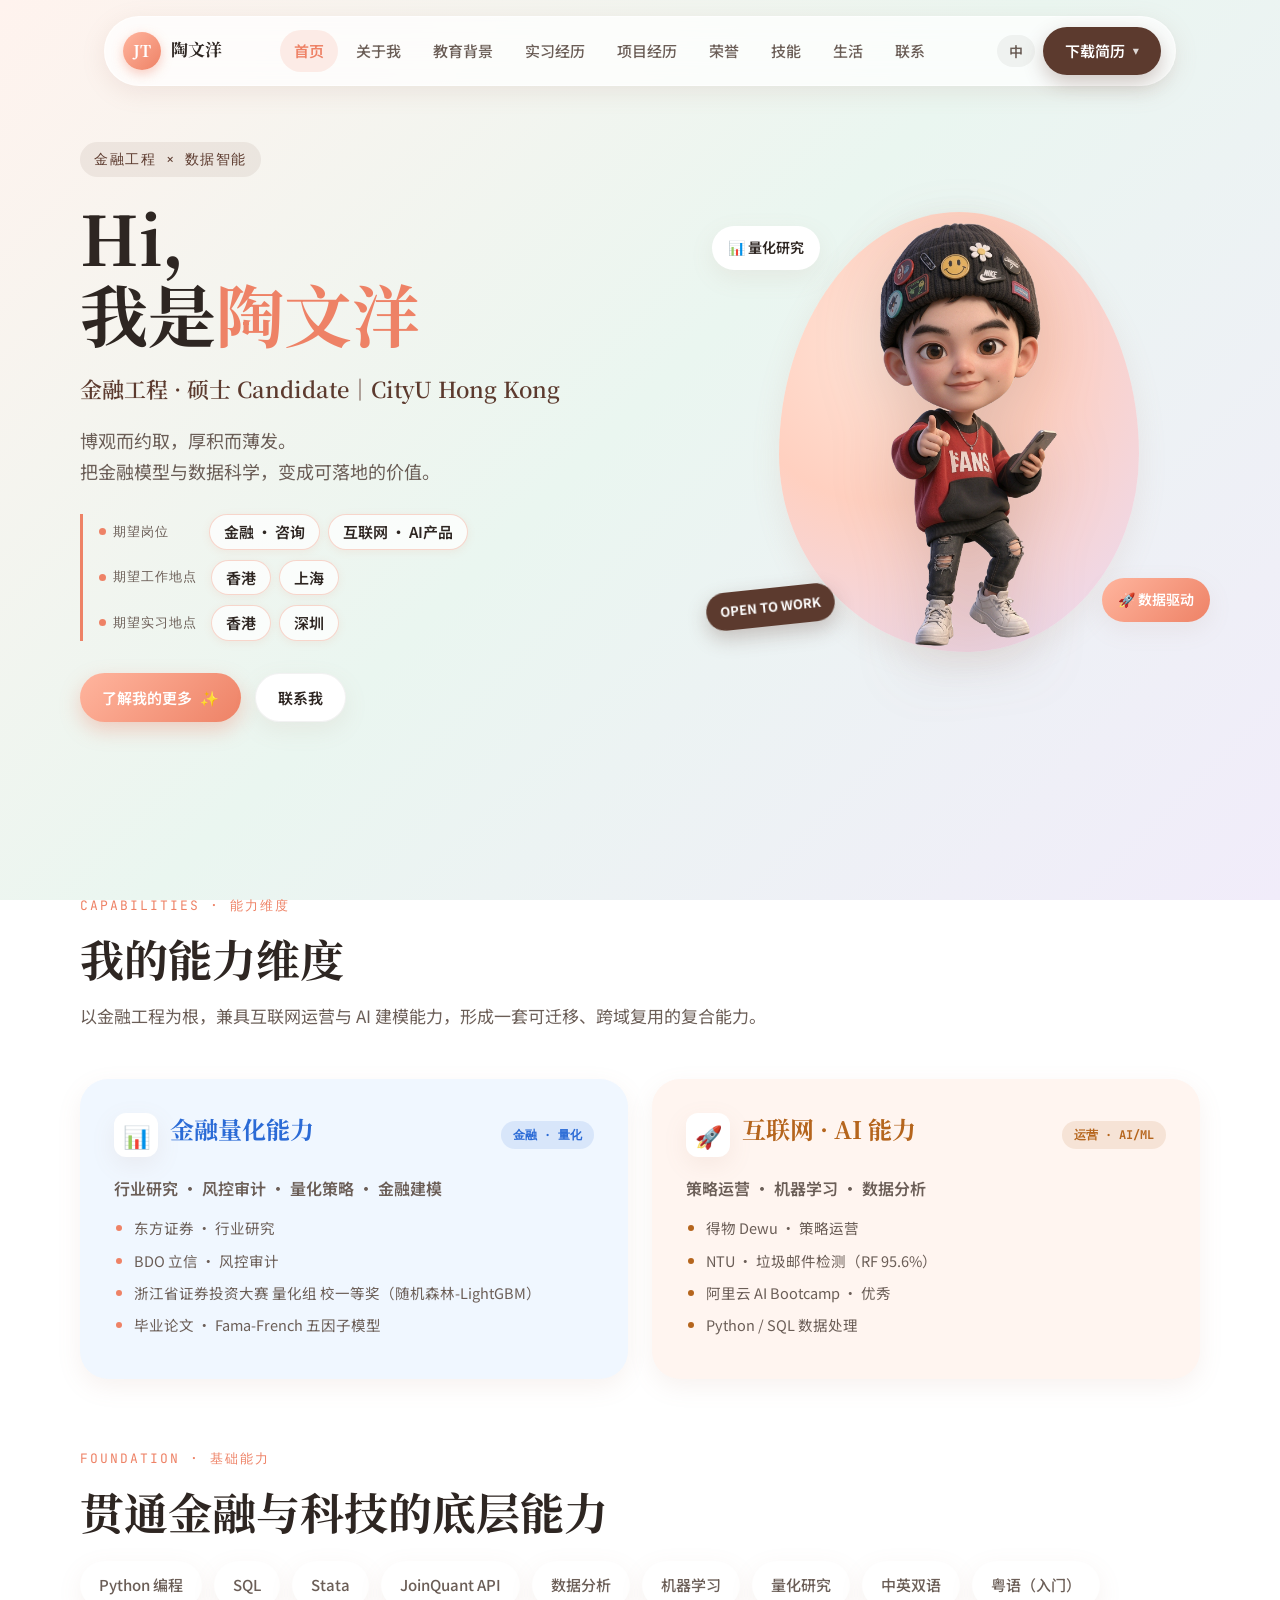
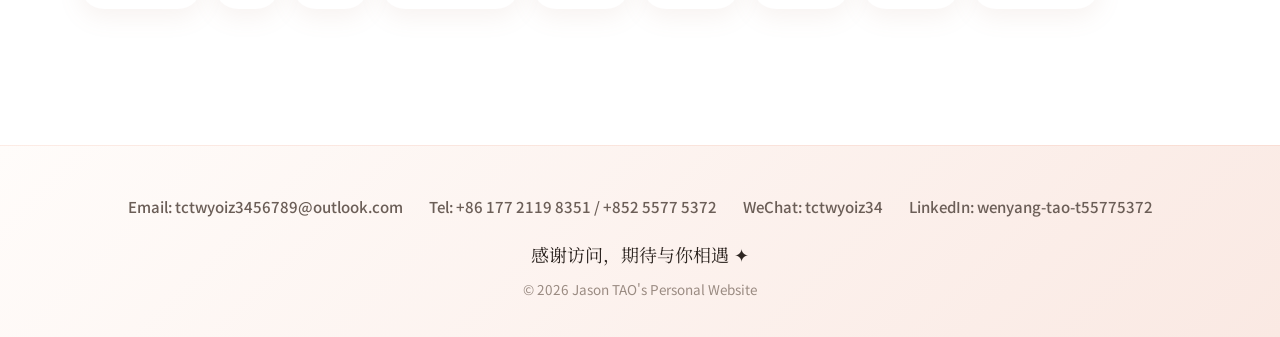
<file: index.html>
<!DOCTYPE html>
<html lang="zh" data-page-node-id="HGCZAu6SCkssyH4ONYAT6A">
<head data-page-node-id="ztMA5O6Jk74NtXg8DKjMYG">
  <meta charset="UTF-8" data-page-node-id="okdvc0rqCOAyq1z3AoOAIO" />
  <meta name="viewport" content="width=device-width, initial-scale=1.0, viewport-fit=cover" data-page-node-id="atjAJL4JmsKKBjh7HoOicW" />
  <title>陶文洋 · 个人求职网站 | 金融工程 × 数据智能</title>
  <meta name="description" content="陶文洋，金融工程硕士 Candidate，专注金融量化与互联网·AI 双赛道。个人求职作品集。" data-page-node-id="PB8lwbDguREFxA2iLBNJ2D" />
  <link rel="icon" href="favicon.svg" type="image/svg+xml" data-page-node-id="lYcOvZOAtl0l9BUvnT6x2y" />
  <link rel="preconnect" href="https://fonts.googleapis.com" data-page-node-id="ipzkVomlw5WcFRAFGC3YGU" />
  <link rel="preconnect" href="https://fonts.gstatic.com" crossorigin data-page-node-id="OfeUR58mYa88HsqgcDB9MX" />
  <link href="https://fonts.googleapis.com/css2?family=Noto+Serif+SC:wght@500;700;900&family=Noto+Sans+SC:wght@400;500;700&family=JetBrains+Mono:wght@500;700&display=swap" rel="stylesheet" data-page-node-id="m3yijXS50ku7oP0UhLDVDu" />
  <link rel="stylesheet" href="css/style.css" data-page-node-id="I8Vbx2D0aiIJTwcYyL7A0w" />
  <!-- 百度统计：在 https://tongji.baidu.com 后台「网站管理」获取站点 ID 后，替换下方 36034b7837ccd9b4adc5d0ca4b8df288 -->
  <script>
    var _hmt = _hmt || [];
    (function() {
      var hm = document.createElement("script");
      hm.src = "https://hm.baidu.com/hm.js?36034b7837ccd9b4adc5d0ca4b8df288";
      var s = document.getElementsByTagName("script")[0];
      s.parentNode.insertBefore(hm, s);
    })();
  </script>
</head>
<body data-page-node-id="hYBtbyQbdFGVHDDGsv6AEk">

  <!-- ===== 导航 (修改导航链接请编辑此处) ===== -->
  <header class="nav" data-page-node-id="6wsp2SfsJW3I4ilmCkv4wM">
    <div class="nav-inner" data-page-node-id="azlL2wlQqPzliMwYlq8Cqc">
      <a class="brand" href="index.html" data-page-node-id="M5NTtMMhMzD7dIlImCDphD">
        <span class="brand-mark" data-page-node-id="Iva7DBSZ3DpYc9AAegDK9s">JT</span>
        <span class="brand-name" data-page-node-id="jWvAaGuV7AE2c5D4H3Ldff"><span class="zh">陶文洋</span><span class="en" data-page-node-id="yWorthalez8X5XIBQxLYBg">Jason Tao</span></span>
      </a>
      <nav class="nav-links" id="navLinks" data-page-node-id="oaIxpnujLwlpHmhLCc3vUu">
        <a href="index.html" class="nav-link active" data-page-node-id="DvYVf6YpEthguFYqHiN1xa"><span class="zh">首页</span><span class="en" data-page-node-id="Dxp3lV4vPGDH60gCmUEFe2">Home</span></a>
        <a href="about.html" class="nav-link" data-page-node-id="C2Rn5Ttvz99diOAYZId3iS"><span class="zh">关于我</span><span class="en" data-page-node-id="UQL71hx9iTyB6U7ubv2bJK">About</span></a>
        <a href="education.html" class="nav-link" data-page-node-id="jRRTIvftXOGCrFhweIIQvN"><span class="zh">教育背景</span><span class="en" data-page-node-id="HraQ6DBRVkSQqJN0jchoPb">Education</span></a>
        <a href="experience.html" class="nav-link" data-page-node-id="7sznHyNEAHzp6gCNDh43Af"><span class="zh">实习经历</span><span class="en" data-page-node-id="ajGaj5RjOqFYc8KhWw6AkU">Experience</span></a>
        <a href="projects.html" class="nav-link" data-page-node-id="gLWFcgfh42DO2Ua69LxfEh"><span class="zh">项目经历</span><span class="en" data-page-node-id="vXVlvmGCMGJfBEHS90t438">Projects</span></a>
        <a href="honors.html" class="nav-link" data-page-node-id="AsiPuQl8VYMZNdKSEeGCT1"><span class="zh">荣誉</span><span class="en" data-page-node-id="cpeSrlrFBumrq1B7dasQQ2">Honors</span></a>
        <a href="skills.html" class="nav-link" data-page-node-id="9EeXedzUL9mwE3RoP1Bqkw"><span class="zh">技能</span><span class="en" data-page-node-id="4e2kDvM4vXPnr2GbPGQT5u">Skills</span></a>
        <a href="life.html" class="nav-link" data-page-node-id="3TQETULD5VaLRDDQntkN8Z"><span class="zh">生活</span><span class="en" data-page-node-id="nS8OkK5wEjHlEuGhWfxbwp">Life</span></a>
        <a href="contact.html" class="nav-link" data-page-node-id="ODPrbhNFMTrLta4YXChsmy"><span class="zh">联系</span><span class="en" data-page-node-id="HK3AHSlRPppPAF0AefjosV">Contact</span></a>
      </nav>
      <div class="nav-actions" data-page-node-id="4JTWXA9i94E9KGYX30EgIO">
        <button class="lang-toggle" id="langToggle" aria-pressed="false" data-page-node-id="v0tyjlV9k3yO5RoJ5mbQmK"><span class="zh" data-page-node-id="iOwQlHqnkni3JB7F2kh2Xp">中</span><span class="en" data-page-node-id="ApRNQJ4B96JOzGtteyUjBe">EN</span></button>
        <a class="btn btn-cocoa" href="assets/resume/Tao_Wenyang_Resume.pdf" download data-page-node-id="UkM9Prh23BmYmo3nyWvw7y"><span class="zh">下载简历</span><span class="en" data-page-node-id="uOiN682wVUHZUyPEBogty2">Download CV</span></a>
        <button class="nav-burger" id="navBurger" aria-label="菜单" data-page-node-id="dMd8npaTsB8ShnSmP2pvCT">☰</button>
      </div>
    </div>
  </header>

  <main data-page-node-id="Sk23AwGW92ocGoupwdxRRt">
    <!-- ===== Hero ===== -->
    <section class="hero container" data-page-node-id="kCX5NRdAInGhgAdZJDXrEL">
      <div class="hero-grid" data-page-node-id="XnhyWxDB4tHoLNGZK0jVSM">
        <div class="hero-left" data-page-node-id="Nr1gHcx1xA1qUfOAamsyTS">
          <span class="hero-eyebrow" data-page-node-id="VbIqShwkXaa4EEfw1yEztp"><span class="zh">金融工程 × 数据智能</span><span class="en">Financial Engineering × Data Intelligence</span></span>
          <h1 class="hero-title" data-page-node-id="xfJoajE42vMWG7uY2NGisi"><span class="zh">Hi，<br  data-page-node-id="kUvfpS9HjF1U1ZDuTrrEBx"/>我是<span class="accent" data-page-node-id="eSCwtOgoaW5n5dcxHPpOZJ">陶文洋</span></span><span class="en">Hi,<br/>I'm <span class="accent">Jason Tao</span></span></h1>
          <p class="hero-sub" data-page-node-id="WHyxgEuM7bh4q5C0L9F9uC"><span class="zh">金融工程 · 硕士 Candidate｜CityU Hong Kong</span><span class="en">Financial Engineering · MSc Candidate ｜ CityU Hong Kong</span></p>
          <p class="hero-intro" data-page-node-id="OhuVehTMVu5YUVWGEdFTis"><span class="zh">博观而约取，厚积而薄发。<br  data-page-node-id="FqtRRG7Rx0WvNEyyIHaEj8"/>把金融模型与数据科学，变成可落地的价值。</span><span class="en">Read widely yet take sparingly; accumulate deeply yet release deftly.<br/>Turning financial models and data science into tangible value.</span></p>

          <div class="hero-expect" data-page-node-id="T7uF1yQvL8pK0gXrZ3mNw5">
            <div class="expect-row" data-page-node-id="A9bC2dEfGhIjKlMnOpQrSt">
              <span class="expect-label" data-page-node-id="UvWxYzAbCdEfGhIjKlMn1"><span class="expect-dot"></span><span class="zh">期望岗位</span><span class="en">Target Roles</span></span>
              <span class="expect-value" data-page-node-id="OpQrStUvWxYzAbCdEfGhIj">
                <span class="expect-chip"><span class="zh">金融 · 咨询</span><span class="en">Finance · Consulting</span></span>
                <span class="expect-chip"><span class="zh">互联网 · AI产品</span><span class="en">Internet · AI Product</span></span>
              </span>
            </div>
            <div class="expect-row" data-page-node-id="B2cD3eFgHiJkLmNoPqRsTuV">
              <span class="expect-label" data-page-node-id="XyZaBcDeFgHiJkLmNoPqR2"><span class="expect-dot"></span><span class="zh">期望工作地点</span><span class="en">Preferred Locations</span></span>
              <span class="expect-value" data-page-node-id="RsTuVwXyZaBcDeFgHiJkLm">
                <span class="expect-chip"><span class="zh">香港</span><span class="en">Hong Kong</span></span>
                <span class="expect-chip"><span class="zh">上海</span><span class="en">Shanghai</span></span>
              </span>
            </div>
            <div class="expect-row" data-page-node-id="C4dE5fGhIjKlMnOpQrStUvW">
              <span class="expect-label" data-page-node-id="ZaBcDeFgHiJkLmNoPqRsT3"><span class="expect-dot"></span><span class="zh">期望实习地点</span><span class="en">Internship Locations</span></span>
              <span class="expect-value" data-page-node-id="NoPqRsTuVwXyZaBcDeFgHiJ">
                <span class="expect-chip"><span class="zh">香港</span><span class="en">Hong Kong</span></span>
                <span class="expect-chip"><span class="zh">深圳</span><span class="en">Shenzhen</span></span>
              </span>
            </div>
          </div>

          <div class="hero-cta" data-page-node-id="r0gTTeQOYsEyCqKIEsUNd6">
            <a class="btn btn-coral" href="about.html" data-page-node-id="Lw497bhqlxhDjCFfDTwWVY"><span class="zh">了解我的更多</span> <span class="spark">✨</span><span class="en" data-page-node-id="n76OEnfqSioXlixY888YFQ">About Me</span></a>
            <a class="btn btn-ghost" href="contact.html" data-page-node-id="DGUVJnBN4ibbMHxDrhPh5x"><span class="zh">联系我</span><span class="en" data-page-node-id="ACJFyJ1iKCLeYYRXU5O2TS">Contact</span></a>
          </div>
        </div>

        <div class="hero-portrait" data-page-node-id="HGV7Dt9VeCLxuc0ugU2LBy" id="heroPortrait">
          <div class="hero-blob" data-page-node-id="KX4weX3c8CYZCCLlb5JCHd"></div>
          <div class="hero-photo-tilt" id="heroPhotoTilt">
            <img class="hero-photo" id="heroPhoto" src="assets/avatar/avatar.png" alt="陶文洋形象照" data-page-node-id="n1ypHEOOnbJhDdtjPtlYXQ" />
          </div>
          <!-- 互动台词：鼠标经过时多样轮换（带表情） -->
          <span class="greeting-bubble" id="greetingBubble">你好，我是陶文洋 👋</span>
          <!-- 常驻浮块：长期显示在人物周边，带浮动特效 -->
          <span class="open-sticker float-chip f3" data-page-node-id="cg4m66Ra93QukkjnvC3R5l">OPEN TO WORK</span>
          <span class="hero-bubble b1 float-chip f1" data-page-node-id="udQBppInl4jX3PWd0UbpXZ"><span class="zh">📊 量化研究</span><span class="en">📊 Quant Research</span></span>
          <span class="hero-bubble b2 float-chip f2" data-page-node-id="B6LHmWM5aWfhj5dv4ORext"><span class="zh">🚀 数据驱动</span><span class="en">🚀 Data-Driven</span></span>
        </div>
      </div>
    </section>

    <!-- ===== 能力维度 (Pillars) ===== -->
    <section class="section container" data-page-node-id="4qb6lddgFLiKHb6AuDlyIi">
      <div class="section-head" data-page-node-id="XzYlnbyTclmayeqjJ8RU1K">
        <span class="eyebrow" data-page-node-id="EoxAAvEYRP3YxSR7i7wHWW"><span class="zh">Capabilities · 能力维度</span><span class="en">Capabilities</span></span>
        <h2 class="section-title" data-page-node-id="eeBYGEHiNToaNBGTuTKB0c"><span class="zh">我的能力维度</span><span class="en">My Capabilities</span></h2>
        <p class="section-desc" data-page-node-id="iHHP5mq6ARusMEGp8CJQP1"><span class="zh">以金融工程为根，兼具互联网运营与 AI 建模能力，形成一套可迁移、跨域复用的复合能力。</span><span class="en">Rooted in financial engineering, with internet operations and AI modeling on top — a transferable, cross-domain skill set.</span></p>
      </div>
      <div class="pillars" data-page-node-id="awJnLFqe12il48XCGyDDYX">
        <div class="pillar-card blue" data-page-node-id="lalY9soUdKyuTJtl66RWWY">
          <div class="pillar-head">
            <span class="pillar-ico">📊</span>
            <h3 class="pillar-title"><span class="zh">金融量化能力</span><span class="en">Financial Quant Capability</span></h3>
            <span class="pillar-corner"><span class="zh">金融 · 量化</span><span class="en">Finance · Quant</span></span>
          </div>
          <p class="pillar-sub"><span class="zh">行业研究 · 风控审计 · 量化策略 · 金融建模</span><span class="en">Equity Research · Risk Audit · Quant Strategy · Financial Modeling</span></p>
          <ul class="pillar-list">
            <li><span class="zh">东方证券 · 行业研究</span><span class="en">Orient Securities · Equity Research</span></li>
            <li><span class="zh">BDO 立信 · 风控审计</span><span class="en">BDO · Risk &amp; Audit</span></li>
            <li><span class="zh">浙江省证券投资大赛 量化组 校一等奖（随机森林-LightGBM）</span><span class="en">Zhejiang Securities Investment Competition — 1st Prize, Quant Division (Random Forest–LightGBM)</span></li>
            <li><span class="zh">毕业论文 · Fama-French 五因子模型</span><span class="en">Thesis · Fama-French Five-Factor Model</span></li>
          </ul>
        </div>
        <div class="pillar-card peach" data-page-node-id="w9BWcxhA1by2PS6oqBiBiJ">
          <div class="pillar-head">
            <span class="pillar-ico">🚀</span>
            <h3 class="pillar-title"><span class="zh">互联网 · AI 能力</span><span class="en">Internet · AI Capability</span></h3>
            <span class="pillar-corner"><span class="zh">运营 · AI/ML</span><span class="en">Operations · AI/ML</span></span>
          </div>
          <p class="pillar-sub"><span class="zh">策略运营 · 机器学习 · 数据分析</span><span class="en">Strategy Operations · Machine Learning · Data Analysis</span></p>
          <ul class="pillar-list">
            <li><span class="zh">得物 Dewu · 策略运营</span><span class="en">Dewu (Poizon) · Strategy Operations</span></li>
            <li><span class="zh">NTU · 垃圾邮件检测（RF 95.6%）</span><span class="en">NTU · Spam Detection (RF 95.6%)</span></li>
            <li><span class="zh">阿里云 AI Bootcamp · 优秀</span><span class="en">Alibaba Cloud AI Bootcamp · Excellence</span></li>
            <li><span class="zh">Python / SQL 数据处理</span><span class="en">Python / SQL Data Processing</span></li>
          </ul>
        </div>
      </div>

      <!-- 基础能力 -->
      <div class="foundation section-head" style="margin-top:64px;margin-bottom:0;" data-page-node-id="dUEFXOutkCx1bNRkHGxhoA">
        <span class="eyebrow" data-page-node-id="39sD5ioiSeECnFjIWfuF3C"><span class="zh">Foundation · 基础能力</span><span class="en">Foundation</span></span>
        <h2 class="section-title" data-page-node-id="m6EH7sx9rJmlWiZUOJHiKU"><span class="zh">贯通金融与科技的底层能力</span><span class="en">The Core Skills Behind Finance &amp; Tech</span></h2>
      </div>
      <div class="chip-row" data-page-node-id="kzS0aGUZiHECz9YFuKvXy0">
        <span class="chip" data-page-node-id="bnt8k8asngT45tgMhxornY"><span class="zh">Python 编程</span><span class="en">Python</span></span>
        <span class="chip" data-page-node-id="cTaPnIryZnJPgxLD8DGHPj"><span class="zh">SQL</span><span class="en">SQL</span></span>
        <span class="chip" data-page-node-id="8IOXlj5rSFY73ihZZnnB1w"><span class="zh">Stata</span><span class="en">Stata</span></span>
        <span class="chip" data-page-node-id="p7X8eSK06aKg7c96JufEyX"><span class="zh">JoinQuant API</span><span class="en">JoinQuant API</span></span>
        <span class="chip" data-page-node-id="WYV7sY7AXcAyCHHDmERw6e"><span class="zh">数据分析</span><span class="en">Data Analysis</span></span>
        <span class="chip" data-page-node-id="GMKAK7QevX6a7YYOODFr29"><span class="zh">机器学习</span><span class="en">Machine Learning</span></span>
        <span class="chip" data-page-node-id="BN6aUrd01XHdaIZ9aWIzDc"><span class="zh">量化研究</span><span class="en">Quant Research</span></span>
        <span class="chip" data-page-node-id="fXWxZuqDkVKlDl2sd1LhzJ"><span class="zh">中英双语</span><span class="en">Bilingual (ZH/EN)</span></span>
        <span class="chip" data-page-node-id="9RhUkP2di4yifQVsB4pvfR"><span class="zh">粤语（入门）</span><span class="en">Cantonese (Beginner)</span></span>
      </div>
    </section>
  </main>

  <!-- ===== 页脚 ===== -->
  <footer class="footer" data-page-node-id="If5BLTi0AkA21oQnDkbyLo">
    <div class="footer-inner" data-page-node-id="qrSNuOX9yaHE77ggRrOZtF">
      <div class="footer-contact" data-page-node-id="24LrbbiNY7FusYqMOA5mFr">
        <span>Email: <a href="mailto:tctwyoiz3456789@outlook.com">tctwyoiz3456789@outlook.com</a></span>
        <span>Tel: +86 177 2119 8351 / +852 5577 5372</span>
        <span>WeChat: tctwyoiz34</span>
        <span>LinkedIn: <a href="https://www.linkedin.com/in/wenyang-tao-t55775372" target="_blank" rel="noopener">wenyang-tao-t55775372</a></span>
      </div>
      <p class="footer-sign" data-page-node-id="yd0NRMvc19B8yGkn4LhNgR"><span class="zh">感谢访问，期待与你相遇 ✦</span><span class="en">Thanks for visiting — looking forward to connecting with you ✦</span></p>
      <p class="footer-copy" data-page-node-id="KS7kyJKObi59AbEGEGCTAp">© 2026 Jason TAO's Personal Website</p>
    </div>
  </footer>

  <script src="js/main.js"></script>
</body>
</html>
</file>
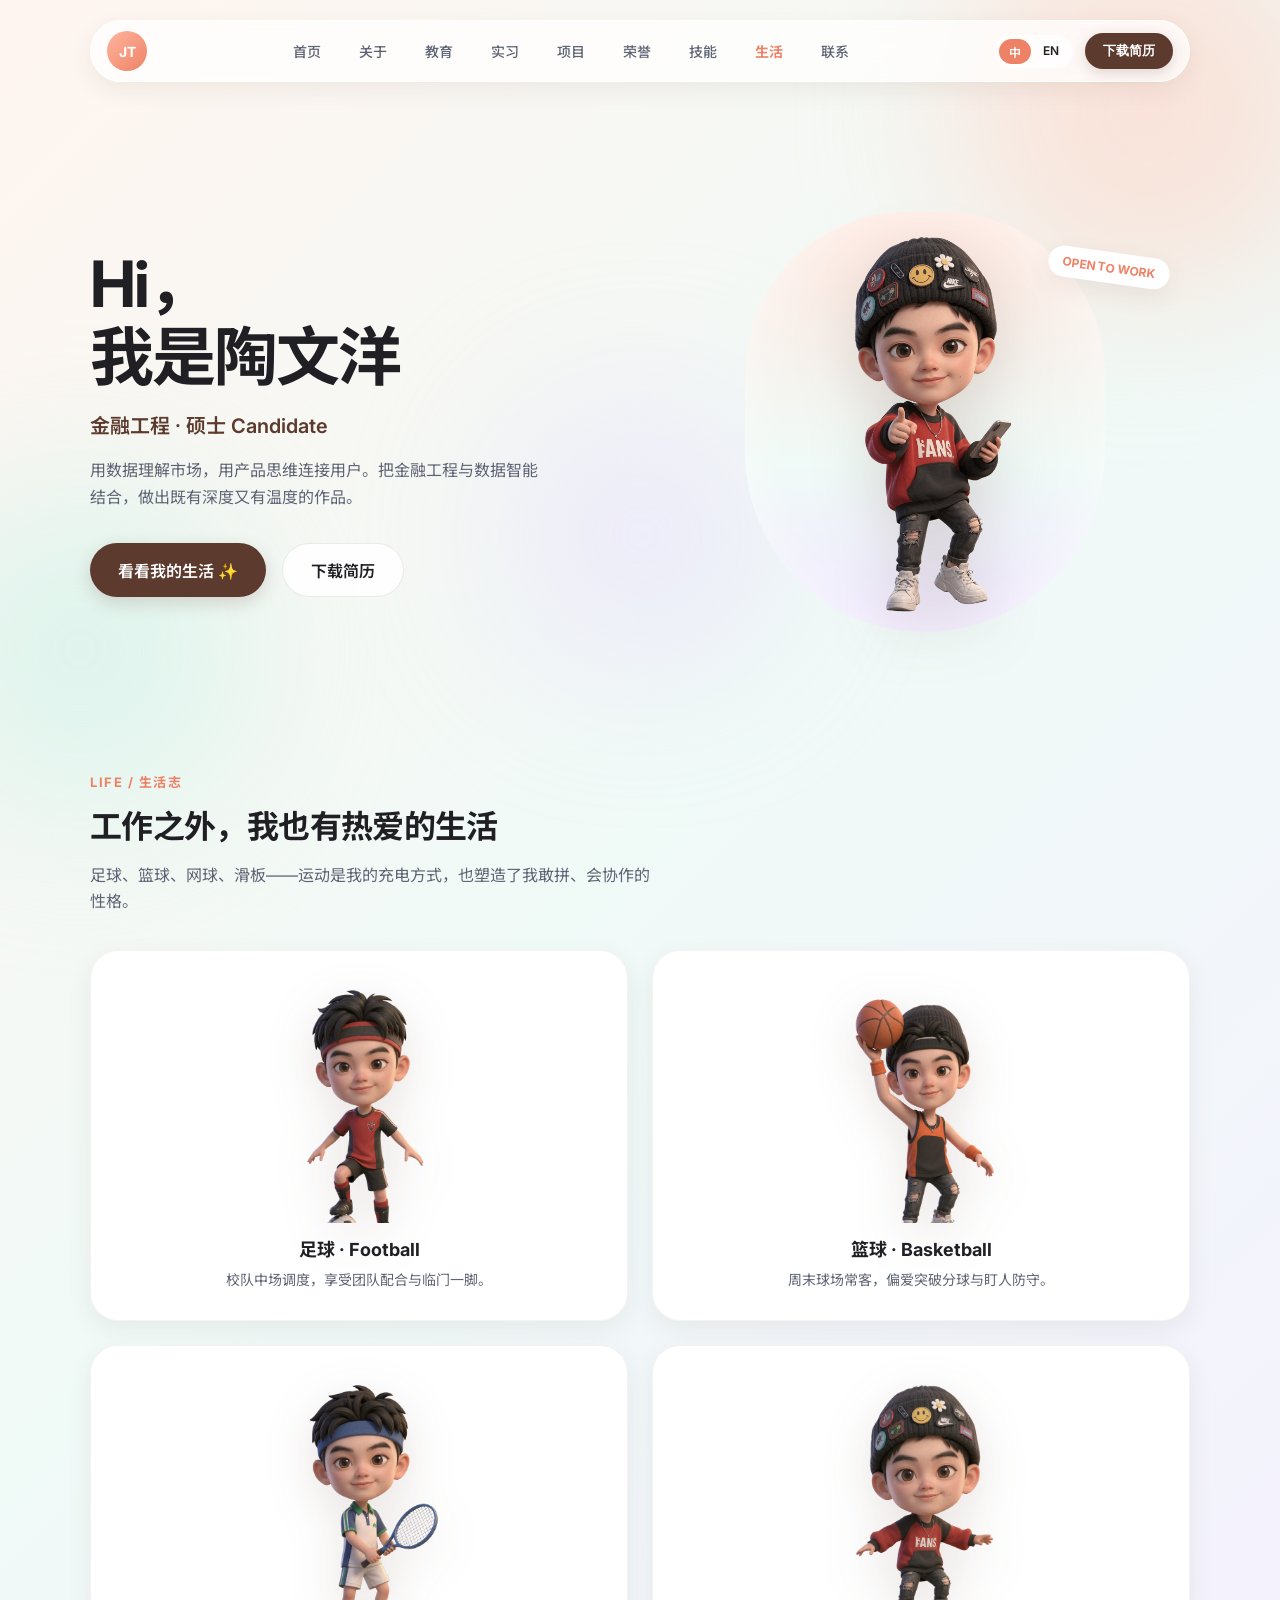
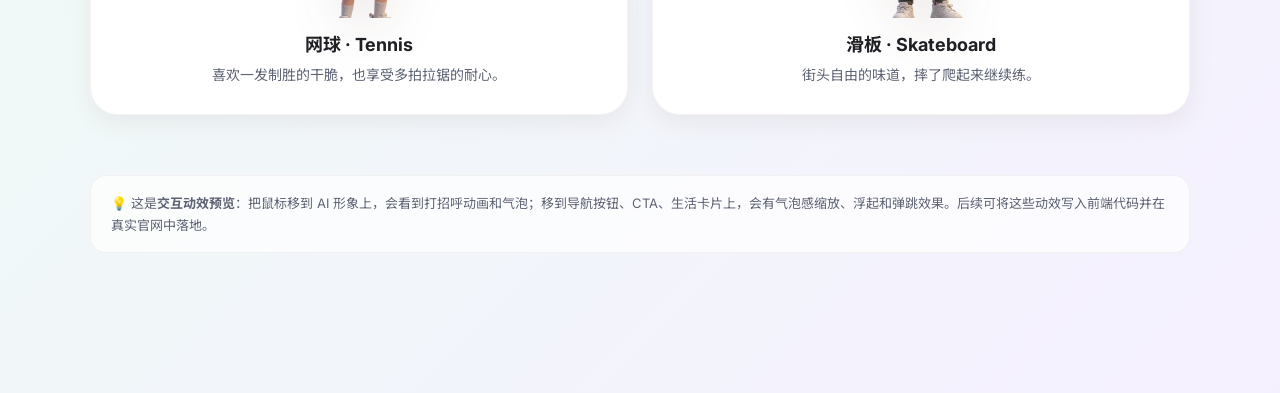
<file: interaction-prototype/index.html>
<!DOCTYPE html>
<html lang="zh-CN" data-page-node-id="EBYtTBG692fqrSVGx5euH5">
<head data-page-node-id="WRjhRg7xm2qSZCVoduPGuj">
  <meta charset="UTF-8" data-page-node-id="lmFp4H2ujDrSP6CNauNEhl" />
  <meta name="viewport" content="width=device-width, initial-scale=1.0" data-page-node-id="cEyOJecTOFb3y8gU27LqlX" />
  <title>陶文洋 | 个人官网交互动效预览</title>
  <link rel="preconnect" href="https://fonts.googleapis.com" data-page-node-id="jmDggH31JxrgXQrDFsmusI" />
  <link rel="preconnect" href="https://fonts.gstatic.com" crossorigin data-page-node-id="ua8E1RCnLlURWKnfo0F4s9" />
  <link href="https://fonts.googleapis.com/css2?family=Inter:wght@400;500;600;700&family=Noto+Sans+SC:wght@400;500;700&display=swap" rel="stylesheet" data-page-node-id="NXhu9KiOKilhPRhUgmloyf" />
  <style>
    :root {
      --coral: #EE8266;
      --coral-light: #FFB59E;
      --cocoa: #5C3A2E;
      --ink: #1F1F24;
      --muted: #5F6474;
      --card: rgba(255, 255, 255, 0.95);
      --glass: rgba(255, 255, 255, 0.72);
      --shadow-sm: 0 8px 24px rgba(92, 58, 46, 0.08);
      --shadow-md: 0 16px 40px rgba(92, 58, 46, 0.12);
      --shadow-lg: 0 24px 60px rgba(92, 58, 46, 0.16);
    }

    * { box-sizing: border-box; }

    body {
      margin: 0;
      font-family: "Inter", "Noto Sans SC", -apple-system, BlinkMacSystemFont, sans-serif;
      color: var(--ink);
      background: linear-gradient(135deg, #FFF5F0 0%, #F0FAF7 45%, #F5F0FF 100%);
      min-height: 100vh;
      overflow-x: hidden;
    }

    /* Background floating orbs for liveliness */
    .ambient {
      position: fixed;
      inset: 0;
      pointer-events: none;
      z-index: 0;
    }
    .orb {
      position: absolute;
      border-radius: 50%;
      filter: blur(80px);
      opacity: 0.55;
      animation: drift 14s ease-in-out infinite alternate;
    }
    .orb-1 { width: 380px; height: 380px; background: #FFD1C2; top: -80px; right: -60px; animation-duration: 16s; }
    .orb-2 { width: 320px; height: 320px; background: #C9F2E8; bottom: 10%; left: -80px; animation-duration: 18s; }
    .orb-3 { width: 260px; height: 260px; background: #E6DDFD; top: 45%; left: 40%; animation-duration: 20s; }

    @keyframes drift {
      0% { transform: translate(0, 0) scale(1); }
      100% { transform: translate(30px, -30px) scale(1.08); }
    }

    /* Glass navigation */
    nav {
      position: sticky;
      top: 20px;
      z-index: 100;
      margin: 20px auto 0;
      width: min(1100px, calc(100% - 40px));
      padding: 10px 16px;
      background: var(--glass);
      backdrop-filter: blur(18px);
      -webkit-backdrop-filter: blur(18px);
      border-radius: 999px;
      box-shadow: var(--shadow-sm);
      border: 1px solid rgba(255, 255, 255, 0.65);
      display: flex;
      align-items: center;
      justify-content: space-between;
    }

    .logo {
      width: 40px; height: 40px;
      border-radius: 50%;
      background: linear-gradient(135deg, var(--coral-light), var(--coral));
      color: white;
      display: grid;
      place-items: center;
      font-weight: 700;
      font-size: 14px;
      transition: transform .25s cubic-bezier(.34,1.56,.64,1), box-shadow .25s ease;
      cursor: pointer;
    }
    .logo:hover {
      transform: scale(1.12) rotate(-6deg);
      box-shadow: 0 10px 24px rgba(238,130,102,.35);
    }

    .nav-links {
      display: flex;
      gap: 6px;
    }

    .nav-link {
      position: relative;
      padding: 8px 16px;
      border-radius: 999px;
      font-size: 14px;
      font-weight: 500;
      color: var(--muted);
      text-decoration: none;
      transition: all .25s cubic-bezier(.34,1.56,.64,1);
    }
    .nav-link::after {
      content: "";
      position: absolute;
      inset: 0;
      border-radius: 999px;
      background: var(--coral);
      opacity: 0;
      transform: scale(0.6);
      transition: all .25s cubic-bezier(.34,1.56,.64,1);
      z-index: -1;
    }
    .nav-link:hover {
      color: #fff;
      transform: translateY(-2px);
    }
    .nav-link:hover::after {
      opacity: 1;
      transform: scale(1);
    }
    .nav-link.active {
      color: var(--coral);
      font-weight: 700;
    }

    .nav-actions {
      display: flex;
      align-items: center;
      gap: 12px;
    }
    .lang-toggle {
      display: flex;
      background: rgba(255,255,255,.7);
      border-radius: 999px;
      padding: 4px;
      gap: 2px;
    }
    .lang-toggle span {
      padding: 4px 10px;
      border-radius: 999px;
      font-size: 12px;
      font-weight: 600;
      cursor: pointer;
      transition: .2s;
    }
    .lang-toggle span.active { background: var(--coral); color: #fff; }
    .lang-toggle span:not(.active):hover { background: rgba(238,130,102,.12); }

    .btn-resume {
      padding: 9px 18px;
      border-radius: 999px;
      background: var(--cocoa);
      color: #fff;
      font-size: 13px;
      font-weight: 600;
      border: none;
      cursor: pointer;
      transition: all .25s cubic-bezier(.34,1.56,.64,1);
      box-shadow: 0 4px 14px rgba(92,58,46,.18);
    }
    .btn-resume:hover {
      transform: translateY(-3px) scale(1.04);
      box-shadow: 0 12px 28px rgba(92,58,46,.24);
    }
    .btn-resume:active { transform: translateY(-1px) scale(0.98); }

    main { position: relative; z-index: 1; padding: 60px 0 100px; }
    .container { width: min(1100px, calc(100% - 40px)); margin: 0 auto; }

    /* Hero section */
    .hero {
      display: grid;
      grid-template-columns: 1fr 1fr;
      gap: 40px;
      align-items: center;
      min-height: 560px;
      padding: 40px 0;
    }
    .hero-text h1 {
      font-size: clamp(40px, 5vw, 64px);
      line-height: 1.15;
      margin: 0 0 16px;
      letter-spacing: -0.03em;
    }
    .hero-text .tagline {
      font-size: 20px;
      color: var(--cocoa);
      font-weight: 600;
      margin-bottom: 18px;
    }
    .hero-text p {
      font-size: 16px;
      line-height: 1.7;
      color: var(--muted);
      max-width: 460px;
      margin: 0 0 32px;
    }
    .hero-ctas { display: flex; gap: 16px; }
    .btn-primary {
      padding: 14px 28px;
      border-radius: 999px;
      background: var(--cocoa);
      color: #fff;
      font-weight: 600;
      text-decoration: none;
      transition: all .3s cubic-bezier(.34,1.56,.64,1);
      box-shadow: 0 6px 18px rgba(92,58,46,.18);
      display: inline-flex;
      align-items: center;
      gap: 8px;
    }
    .btn-primary:hover {
      transform: translateY(-4px) scale(1.05);
      box-shadow: 0 16px 36px rgba(92,58,46,.26);
    }
    .btn-secondary {
      padding: 14px 28px;
      border-radius: 999px;
      background: rgba(255,255,255,.8);
      color: var(--ink);
      font-weight: 600;
      text-decoration: none;
      border: 1px solid rgba(92,58,46,.1);
      transition: all .3s cubic-bezier(.34,1.56,.64,1);
    }
    .btn-secondary:hover {
      transform: translateY(-4px) scale(1.05);
      background: #fff;
      box-shadow: 0 12px 28px rgba(92,58,46,.1);
    }

    .hero-figure-wrap {
      position: relative;
      display: grid;
      place-items: center;
      min-height: 460px;
    }
    .figure-bg {
      position: absolute;
      width: 360px; height: 420px;
      border-radius: 180px 180px 200px 200px;
      background: linear-gradient(180deg, #FFE8E0 0%, #F0FAF7 60%, #F0E8FF 100%);
      box-shadow: inset 0 0 60px rgba(255,255,255,.6);
      animation: breathe 5s ease-in-out infinite;
    }
    @keyframes breathe {
      0%, 100% { transform: scale(1); }
      50% { transform: scale(1.02); }
    }

    .hero-figure {
      position: relative;
      z-index: 2;
      width: 260px;
      cursor: pointer;
      transition: transform .35s cubic-bezier(.34,1.56,.64,1);
      transform-origin: bottom center;
    }
    .hero-figure img {
      width: 100%;
      display: block;
      filter: drop-shadow(0 20px 30px rgba(92,58,46,.18));
    }

    /* Hover: wave / greet */
    .hero-figure:hover {
      animation: figureWave 1.1s ease-in-out;
    }
    @keyframes figureWave {
      0%, 100% { transform: rotate(0deg) translateY(0); }
      15% { transform: rotate(-4deg) translateY(-8px); }
      30% { transform: rotate(4deg) translateY(-8px); }
      45% { transform: rotate(-3deg) translateY(-6px); }
      60% { transform: rotate(3deg) translateY(-6px); }
      75% { transform: rotate(-1deg) translateY(-3px); }
    }

    .speech-bubble {
      position: absolute;
      top: -36px;
      right: -20px;
      background: #fff;
      padding: 12px 18px;
      border-radius: 20px 20px 4px 20px;
      box-shadow: var(--shadow-md);
      font-size: 14px;
      font-weight: 600;
      color: var(--ink);
      opacity: 0;
      transform: translateY(10px) scale(0.9);
      transition: all .3s cubic-bezier(.34,1.56,.64,1);
      pointer-events: none;
      white-space: nowrap;
      z-index: 10;
    }
    .speech-bubble::after {
      content: "👋";
      margin-left: 6px;
      display: inline-block;
    }
    .hero-figure-wrap:has(.hero-figure:hover) .speech-bubble,
    .hero-figure:hover ~ .speech-bubble,
    .speech-bubble.show {
      opacity: 1;
      transform: translateY(0) scale(1);
    }

    .sticker {
      position: absolute;
      right: 20px;
      top: 60px;
      z-index: 3;
      background: #fff;
      padding: 8px 14px;
      border-radius: 999px;
      font-size: 12px;
      font-weight: 700;
      color: var(--coral);
      box-shadow: var(--shadow-sm);
      transform: rotate(8deg);
      animation: stickerFloat 3s ease-in-out infinite;
    }
    @keyframes stickerFloat {
      0%, 100% { transform: rotate(8deg) translateY(0); }
      50% { transform: rotate(6deg) translateY(-8px); }
    }

    /* Section header */
    .section { padding: 70px 0 40px; }
    .eyebrow {
      font-size: 13px;
      font-weight: 700;
      letter-spacing: 0.12em;
      color: var(--coral);
      text-transform: uppercase;
      margin-bottom: 10px;
    }
    .section h2 {
      font-size: 32px;
      margin: 0 0 12px;
      letter-spacing: -0.02em;
    }
    .section .sub {
      color: var(--muted);
      font-size: 16px;
      max-width: 560px;
      line-height: 1.6;
      margin-bottom: 36px;
    }

    /* Hobby cards */
    .hobby-grid {
      display: grid;
      grid-template-columns: repeat(2, 1fr);
      gap: 24px;
    }
    .hobby-card {
      position: relative;
      background: var(--card);
      border-radius: 28px;
      padding: 32px 32px 28px;
      border: 1px solid rgba(92,58,46,.06);
      box-shadow: var(--shadow-sm);
      display: flex;
      flex-direction: column;
      align-items: center;
      text-align: center;
      cursor: pointer;
      transition: all .35s cubic-bezier(.34,1.56,.64,1);
      overflow: hidden;
    }
    .hobby-card::before {
      content: "";
      position: absolute;
      inset: 0;
      background: radial-gradient(circle at 50% 0%, rgba(255,177,158,.18), transparent 60%);
      opacity: 0;
      transition: opacity .35s ease;
    }
    .hobby-card:hover {
      transform: translateY(-10px) scale(1.015);
      box-shadow: var(--shadow-lg);
    }
    .hobby-card:hover::before { opacity: 1; }

    .hobby-avatar {
      width: 180px; height: 240px;
      position: relative;
      margin-bottom: 12px;
      transition: transform .45s cubic-bezier(.34,1.56,.64,1);
    }
    .hobby-avatar img {
      width: 100%; height: 100%;
      object-fit: cover;
      object-position: top;
      border-radius: 20px;
      filter: drop-shadow(0 14px 24px rgba(92,58,46,.14));
    }
    .hobby-card:hover .hobby-avatar {
      animation: hobbyBounce .75s ease-in-out;
    }
    @keyframes hobbyBounce {
      0%, 100% { transform: translateY(0) rotate(0deg); }
      30% { transform: translateY(-18px) rotate(-3deg); }
      55% { transform: translateY(4px) rotate(2deg); }
      75% { transform: translateY(-6px) rotate(-1deg); }
    }

    .hobby-title {
      font-size: 18px;
      font-weight: 700;
      margin: 0 0 8px;
      position: relative;
      z-index: 1;
    }
    .hobby-desc {
      font-size: 14px;
      color: var(--muted);
      line-height: 1.6;
      margin: 0;
      max-width: 320px;
      position: relative;
      z-index: 1;
    }
    .hobby-emoji {
      position: absolute;
      top: 18px;
      right: 18px;
      font-size: 24px;
      opacity: 0;
      transform: scale(0) rotate(-20deg);
      transition: all .35s cubic-bezier(.34,1.56,.64,1);
    }
    .hobby-card:hover .hobby-emoji {
      opacity: 1;
      transform: scale(1) rotate(0deg);
    }

    .note {
      margin-top: 60px;
      padding: 16px 20px;
      background: rgba(255,255,255,.7);
      border-radius: 16px;
      font-size: 13px;
      color: var(--muted);
      line-height: 1.7;
      border: 1px solid rgba(92,58,46,.06);
    }

    @media (max-width: 800px) {
      .hero { grid-template-columns: 1fr; text-align: center; }
      .hero-ctas { justify-content: center; }
      .hero-text p { margin-left: auto; margin-right: auto; }
      .hobby-grid { grid-template-columns: 1fr; }
      .nav-links { display: none; }
    }
  </style>
</head>
<body data-page-node-id="ATlXocAD9I4TTdKzKl1gmm">
  <div class="ambient" data-page-node-id="oUsB4TCp1gBxOFcu8GW69e">
    <div class="orb orb-1" data-page-node-id="IksNj9LaF7YHjDGE1hAXgP"></div>
    <div class="orb orb-2" data-page-node-id="3Ox1JcbBERpmruZlcBzFpe"></div>
    <div class="orb orb-3" data-page-node-id="DDMEle0hIK7ULrBeZzg0T2"></div>
  </div>

  <nav data-page-node-id="4U6J5jOufEwtAvQ1kP6yPL">
    <div class="logo" data-page-node-id="A6BCXITaDxR5tbXcBWtToE">JT</div>
    <div class="nav-links" data-page-node-id="jeypAQ80ulJvF12u5yP3Lk">
      <a class="nav-link" href="#" data-page-node-id="PYqhHLLTw5tKLvu8EI35FU">首页</a>
      <a class="nav-link" href="#" data-page-node-id="gwF0OjIq99WkCrOoGejUBg">关于</a>
      <a class="nav-link" href="#" data-page-node-id="H3TyPQrLFqDtWyPR1sqlrB">教育</a>
      <a class="nav-link" href="#" data-page-node-id="qmSHWH7JAuCBfq9HjmCN6y">实习</a>
      <a class="nav-link" href="#" data-page-node-id="UUoZGTy8bP4MFeNqvitW0Z">项目</a>
      <a class="nav-link" href="#" data-page-node-id="RZvknmEuT7sxF44R3jVhvz">荣誉</a>
      <a class="nav-link" href="#" data-page-node-id="SHbHZmbXTJ8PHrUH3vq3yb">技能</a>
      <a class="nav-link active" href="#" data-page-node-id="BxmpX87KElsWEUfESbm8eU">生活</a>
      <a class="nav-link" href="#" data-page-node-id="TOUi0e6bFEmoEuuirTYTUW">联系</a>
    </div>
    <div class="nav-actions" data-page-node-id="c7M9psGKgKvi96wmnJptg6">
      <div class="lang-toggle" data-page-node-id="RgC02btoYo6qfg9wEtHSC9">
        <span class="active" data-page-node-id="QiIHvta2i76JOfgJp4FUgb">中</span>
        <span data-page-node-id="eFLiD5mBZOU3BSOSUNTal3">EN</span>
      </div>
      <button class="btn-resume" data-page-node-id="BRsOD1yrfi2QIoOvBfiyWj">下载简历</button>
    </div>
  </nav>

  <main data-page-node-id="1IGAzgDTEfxST5kU5oBnei">
    <section class="container hero" data-page-node-id="sWZT8ahmVGIyatx6teTLvq">
      <div class="hero-text" data-page-node-id="TQLoLhmkwS0gj6FgPM1P1O">
        <h1 data-page-node-id="skIHbeFRga3kkTj3n19e7Q">Hi，<br  data-page-node-id="HQjFwffcWOKO3nUXOd4exq"/>我是陶文洋</h1>
        <div class="tagline" data-page-node-id="XZ2wm4sKKGK9GbCKvJDKPy">金融工程 · 硕士 Candidate</div>
        <p data-page-node-id="N1m8zSYCEhaDnYu8zKNj7y">用数据理解市场，用产品思维连接用户。把金融工程与数据智能结合，做出既有深度又有温度的作品。</p>
        <div class="hero-ctas" data-page-node-id="DLCCYzlFVNwtnwgmMARLkh">
          <a class="btn-primary" href="#life" data-page-node-id="jtypshXpxFLTARmBnVAEzF">看看我的生活 ✨</a>
          <a class="btn-secondary" href="#" data-page-node-id="7SYnA6f18jJFGHayPpRLyN">下载简历</a>
        </div>
      </div>
      <div class="hero-figure-wrap" data-page-node-id="aUBvq43TYcLERGGLuwcOPO">
        <div class="figure-bg" data-page-node-id="Fc8CQb3i7bMMTDSU33ZMSO"></div>
        <div class="sticker" data-page-node-id="UmLCgC8S892Cc1SFfhX3Ns">OPEN TO WORK</div>
        <div class="speech-bubble" id="heroBubble" data-page-node-id="V6QAzT0KBL7jKp2try4Tqa">你好，我是陶文洋</div>
        <div class="hero-figure" id="heroFigure" aria-label="AI 形象" data-page-node-id="cHDyYp0Yl3vZDDlhrePrc9">
          <img src="hero-avatar.png" alt="陶文洋 AI 形象" data-page-node-id="Fi99Ws4HnB4sCSxzIJqmJY" />
        </div>
      </div>
    </section>

    <section class="container section" id="life" data-page-node-id="s2RNqaaEGHhNbSKJ1dcsAA">
      <div class="eyebrow" data-page-node-id="ERlTUUOmkH94PcHxTDSgtS">LIFE / 生活志</div>
      <h2 data-page-node-id="DbODTVQArZECO9gcd5z5R1">工作之外，我也有热爱的生活</h2>
      <p class="sub" data-page-node-id="wMrHnK7KLkL2RoOEYgio25">足球、篮球、网球、滑板——运动是我的充电方式，也塑造了我敢拼、会协作的性格。</p>

      <div class="hobby-grid" data-page-node-id="lXQTQFCunsYaVH5pThbshB">
        <div class="hobby-card" data-page-node-id="nF5qxx8fnHMGY5oaWEbTGL">
          <span class="hobby-emoji" data-page-node-id="Pls8EqhdjJ3D8M6wmZWxCg">⚽</span>
          <div class="hobby-avatar" data-page-node-id="zW4HJKqCItdAWkeeIlmdf0"><img src="football.png" alt="足球" data-page-node-id="IwJMIXtwztf0VUmvEzEsVm" /></div>
          <h3 class="hobby-title" data-page-node-id="qtiQTVaS8IxVIEC5CVMtlW">足球 · Football</h3>
          <p class="hobby-desc" data-page-node-id="3PchYoa0gSUTTBcKCx2Ne9">校队中场调度，享受团队配合与临门一脚。</p>
        </div>
        <div class="hobby-card" data-page-node-id="kwlV40uUqGHBuEYd1PpZOr">
          <span class="hobby-emoji" data-page-node-id="I6eudO5AbkCTIffbZD3pGC">🏀</span>
          <div class="hobby-avatar" data-page-node-id="avW7oRDrMuekuk02NyIlVh"><img src="basketball.png" alt="篮球" data-page-node-id="Dfk6tGNJlCSEcjAIQAuxG8" /></div>
          <h3 class="hobby-title" data-page-node-id="zZHlKSI1audBPRqBHqrVzq">篮球 · Basketball</h3>
          <p class="hobby-desc" data-page-node-id="VUc5MrLDmutfYooCxD7RMz">周末球场常客，偏爱突破分球与盯人防守。</p>
        </div>
        <div class="hobby-card" data-page-node-id="WTmUQPI7tyhhPSyQ4FMUbi">
          <span class="hobby-emoji" data-page-node-id="bJxsfwxdgWC8Se35bxreiy">🎾</span>
          <div class="hobby-avatar" data-page-node-id="cqmGKbGyREAD6ecoHip0Hh"><img src="tennis.png" alt="网球" data-page-node-id="PdW531goAmX51OmSHdi7ZI" /></div>
          <h3 class="hobby-title" data-page-node-id="jbCEpiOd5vohYCT6FnwVOA">网球 · Tennis</h3>
          <p class="hobby-desc" data-page-node-id="LVzeiAk9ppjPwS5w7ZqoLf">喜欢一发制胜的干脆，也享受多拍拉锯的耐心。</p>
        </div>
        <div class="hobby-card" data-page-node-id="IW8XtRrjeZqQNDRMeqFYPh">
          <span class="hobby-emoji" data-page-node-id="YfGH9N6UFonTJKDwyRp9bK">🛹</span>
          <div class="hobby-avatar" data-page-node-id="y82BDsSLMGgdH9ZfUDImDy"><img src="skateboard.png" alt="滑板" data-page-node-id="Dbk0FQaaBWLt4YFj4VtbJ5" /></div>
          <h3 class="hobby-title" data-page-node-id="HBoEBDxSRqafjdP6QGRUz0">滑板 · Skateboard</h3>
          <p class="hobby-desc" data-page-node-id="ilGpm9NCV6vWbNt1LmlKiJ">街头自由的味道，摔了爬起来继续练。</p>
        </div>
      </div>

      <div class="note" data-page-node-id="Z1RkMEEvmAVX5IGyoYpuMx">
        💡 这是<strong data-page-node-id="a7LpDnyfmLUMO9vVeyDAbe">交互动效预览</strong>：把鼠标移到 AI 形象上，会看到打招呼动画和气泡；移到导航按钮、CTA、生活卡片上，会有气泡感缩放、浮起和弹跳效果。后续可将这些动效写入前端代码并在真实官网中落地。
      </div>
    </section>
  </main>

  <script>
    const figure = document.getElementById('heroFigure');
    const bubble = document.getElementById('heroBubble');
    const greetings = ['你好，我是陶文洋', 'Hi, I am Wenyang', '欢迎来到我的网站', '一起聊聊机会吧 ✨'];
    let greetIdx = 0;

    figure.addEventListener('mouseenter', () => {
      bubble.textContent = greetings[greetIdx];
      bubble.classList.add('show');
      greetIdx = (greetIdx + 1) % greetings.length;
    });
    figure.addEventListener('mouseleave', () => {
      bubble.classList.remove('show');
    });

    // Subtle parallax on mouse move for extra liveliness
    document.addEventListener('mousemove', (e) => {
      const x = (e.clientX / window.innerWidth - 0.5) * 12;
      const y = (e.clientY / window.innerHeight - 0.5) * 12;
      document.querySelectorAll('.orb').forEach((orb, i) => {
        const factor = (i + 1) * 0.6;
        orb.style.transform = `translate(${x * factor}px, ${y * factor}px)`;
      });
    });
  </script>
</body>
</html>
</file>
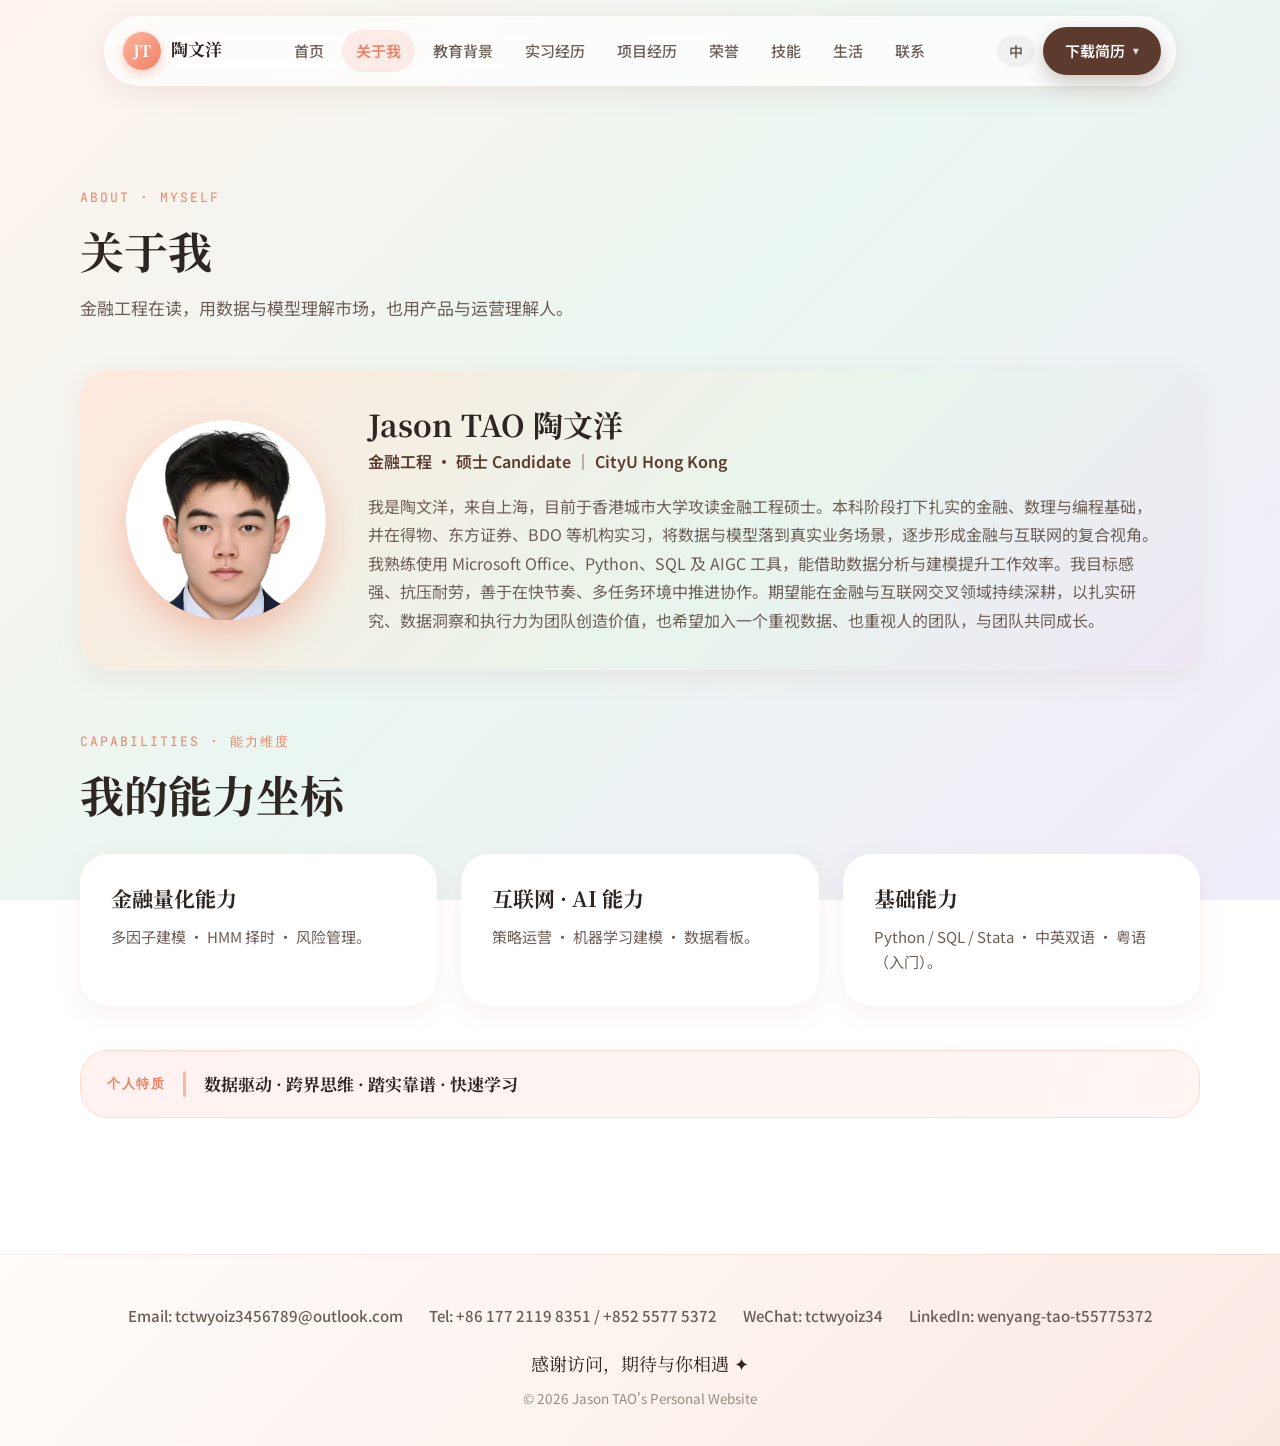
<file: about.html>
<!DOCTYPE html>
<html lang="zh">
<head>
  <meta charset="UTF-8" />
  <meta name="viewport" content="width=device-width, initial-scale=1.0, viewport-fit=cover" />
  <title>关于我 · 陶文洋 | 金融工程 × 数据智能</title>
  <meta name="description" content="陶文洋（Jason TAO），金融工程硕士 Candidate，复合背景与能力维度介绍。" />
  <link rel="icon" href="favicon.svg" type="image/svg+xml" />
  <link rel="preconnect" href="https://fonts.googleapis.com" />
  <link rel="preconnect" href="https://fonts.gstatic.com" crossorigin />
  <link href="https://fonts.googleapis.com/css2?family=Noto+Serif+SC:wght@500;700;900&family=Noto+Sans+SC:wght@400;500;700&family=JetBrains+Mono:wght@500;700&display=swap" rel="stylesheet" />
  <link rel="stylesheet" href="css/style.css" />
  <!-- 百度统计：在 https://tongji.baidu.com 后台「网站管理」获取站点 ID 后，替换下方 36034b7837ccd9b4adc5d0ca4b8df288 -->
  <script>
    var _hmt = _hmt || [];
    (function() {
      var hm = document.createElement("script");
      hm.src = "https://hm.baidu.com/hm.js?36034b7837ccd9b4adc5d0ca4b8df288";
      var s = document.getElementsByTagName("script")[0];
      s.parentNode.insertBefore(hm, s);
    })();
  </script>
</head>
<body>

  <!-- ===== 导航 ===== -->
  <header class="nav">
    <div class="nav-inner">
      <a class="brand" href="index.html">
        <span class="brand-mark">JT</span>
        <span class="brand-name"><span class="zh">陶文洋</span><span class="en">Wenyang Tao</span></span>
      </a>
      <nav class="nav-links" id="navLinks">
        <a href="index.html" class="nav-link"><span class="zh">首页</span><span class="en">Home</span></a>
        <a href="about.html" class="nav-link active"><span class="zh">关于我</span><span class="en">About</span></a>
        <a href="education.html" class="nav-link"><span class="zh">教育背景</span><span class="en">Education</span></a>
        <a href="experience.html" class="nav-link"><span class="zh">实习经历</span><span class="en">Experience</span></a>
        <a href="projects.html" class="nav-link"><span class="zh">项目经历</span><span class="en">Projects</span></a>
        <a href="honors.html" class="nav-link"><span class="zh">荣誉</span><span class="en">Honors</span></a>
        <a href="skills.html" class="nav-link"><span class="zh">技能</span><span class="en">Skills</span></a>
        <a href="life.html" class="nav-link"><span class="zh">生活</span><span class="en">Life</span></a>
        <a href="contact.html" class="nav-link"><span class="zh">联系</span><span class="en">Contact</span></a>
      </nav>
      <div class="nav-actions">
        <button class="lang-toggle" id="langToggle" aria-pressed="false"><span class="zh">中</span><span class="en">EN</span></button>
        <a class="btn btn-cocoa" href="assets/resume/Tao_Wenyang_Resume.pdf" download><span class="zh">下载简历</span><span class="en">Download CV</span></a>
        <button class="nav-burger" id="navBurger" aria-label="菜单">☰</button>
      </div>
    </div>
  </header>

  <main class="container section">
    <div class="section-head">
      <span class="eyebrow">ABOUT · MYSELF</span>
      <h2 class="section-title"><span class="zh">关于我</span><span class="en">About Me</span></h2>
      <p class="section-desc"><span class="zh">金融工程在读，用数据与模型理解市场，也用产品与运营理解人。</span><span class="en">A financial engineering graduate student using data and models to understand markets, and products and operations to understand people.</span></p>
    </div>

    <!-- Bio 卡片 -->
    <div class="bio-card">
      <div class="bio-avatar" aria-hidden="true"><img src="assets/avatar/idphoto.jpg" alt="Jason TAO 证件照" /></div>
      <div class="bio-head">
        <div class="bio-name"><span class="zh">Jason TAO 陶文洋</span><span class="en">Jason TAO Wenyang</span></div>
        <div class="bio-sub"><span class="zh">金融工程 · 硕士 Candidate ｜ CityU Hong Kong</span><span class="en">MSc Financial Engineering Candidate ｜ CityU Hong Kong</span></div>
        <p class="bio-text">
          <span class="zh">我是陶文洋，来自上海，目前于香港城市大学攻读金融工程硕士。本科阶段打下扎实的金融、数理与编程基础，并在得物、东方证券、BDO 等机构实习，将数据与模型落到真实业务场景，逐步形成金融与互联网的复合视角。我熟练使用 Microsoft Office、Python、SQL 及 AIGC 工具，能借助数据分析与建模提升工作效率。我目标感强、抗压耐劳，善于在快节奏、多任务环境中推进协作。期望能在金融与互联网交叉领域持续深耕，以扎实研究、数据洞察和执行力为团队创造价值，也希望加入一个重视数据、也重视人的团队，与团队共同成长。</span><span class="en">I'm Wenyang Tao from Shanghai, currently pursuing an MSc in Financial Engineering at City University of Hong Kong. My undergraduate studies built a solid foundation in finance, mathematics, and programming, while internships at Dewu (Poizon), Orient Securities, and BDO taught me how to translate data and models into real business scenarios — gradually forming a cross-disciplinary perspective between finance and the internet. I am proficient in Microsoft Office, Python, SQL, and AIGC tools, and I use data analysis and modeling to improve productivity. I am goal-oriented, resilient under pressure, and good at driving collaboration in fast-paced, multi-task environments. I hope to continue deepening my expertise at the intersection of finance and technology, creating value for the team through solid research, data insights, and execution, and to join an organization that values both data and people, growing together with the team.</span>
        </p>
      </div>
    </div>

    <!-- 能力维度 -->
    <div class="section-head" style="margin-bottom:32px;">
      <span class="eyebrow"><span class="zh">CAPABILITIES · 能力维度</span><span class="en">CAPABILITIES</span></span>
      <h2 class="section-title"><span class="zh">我的能力坐标</span><span class="en">My Capability Map</span></h2>
    </div>

    <div class="grid-3">
      <div class="cap-card blue">
        <h3><span class="zh">金融量化能力</span><span class="en">Financial Quant Capability</span></h3>
        <p class="desc"><span class="zh">多因子建模 · HMM 择时 · 风险管理。</span><span class="en">Multi-factor modeling · HMM timing · Risk management.</span></p>
      </div>
      <div class="cap-card peach">
        <h3><span class="zh">互联网 · AI 能力</span><span class="en">Internet · AI Capability</span></h3>
        <p class="desc"><span class="zh">策略运营 · 机器学习建模 · 数据看板。</span><span class="en">Strategy operations · ML modeling · Data dashboards.</span></p>
      </div>
      <div class="cap-card mint">
        <h3><span class="zh">基础能力</span><span class="en">Core Skills</span></h3>
        <p class="desc"><span class="zh">Python / SQL / Stata · 中英双语 · 粤语（入门）。</span><span class="en">Python / SQL / Stata · Bilingual (ZH/EN) · Cantonese (Beginner).</span></p>
      </div>
    </div>

    <!-- 个人特质 -->
    <div class="traits-line">
      <span class="traits-label"><span class="zh">个人特质</span><span class="en">Personal Traits</span></span>
      <span class="traits-divider"></span>
      <span class="traits-text"><span class="zh">数据驱动 · 跨界思维 · 踏实靠谱 · 快速学习</span><span class="en">Data-driven · Cross-disciplinary · Dependable · Fast Learner</span></span>
    </div>
  </main>

  <!-- ===== 页脚 ===== -->
  <footer class="footer">
    <div class="footer-inner">
      <div class="footer-contact">
        <span>Email: <a href="mailto:tctwyoiz3456789@outlook.com">tctwyoiz3456789@outlook.com</a></span>
        <span>Tel: +86 177 2119 8351 / +852 5577 5372</span>
        <span>WeChat: tctwyoiz34</span>
        <span>LinkedIn: <a href="https://www.linkedin.com/in/wenyang-tao-t55775372" target="_blank" rel="noopener">wenyang-tao-t55775372</a></span>
      </div>
      <p class="footer-sign"><span class="zh">感谢访问，期待与你相遇 ✦</span><span class="en">Thanks for visiting — looking forward to connecting with you ✦</span></p>
      <p class="footer-copy">© 2026 Jason TAO's Personal Website</p>
    </div>
  </footer>

  <script src="js/main.js"></script>
</body>
</html>
</file>
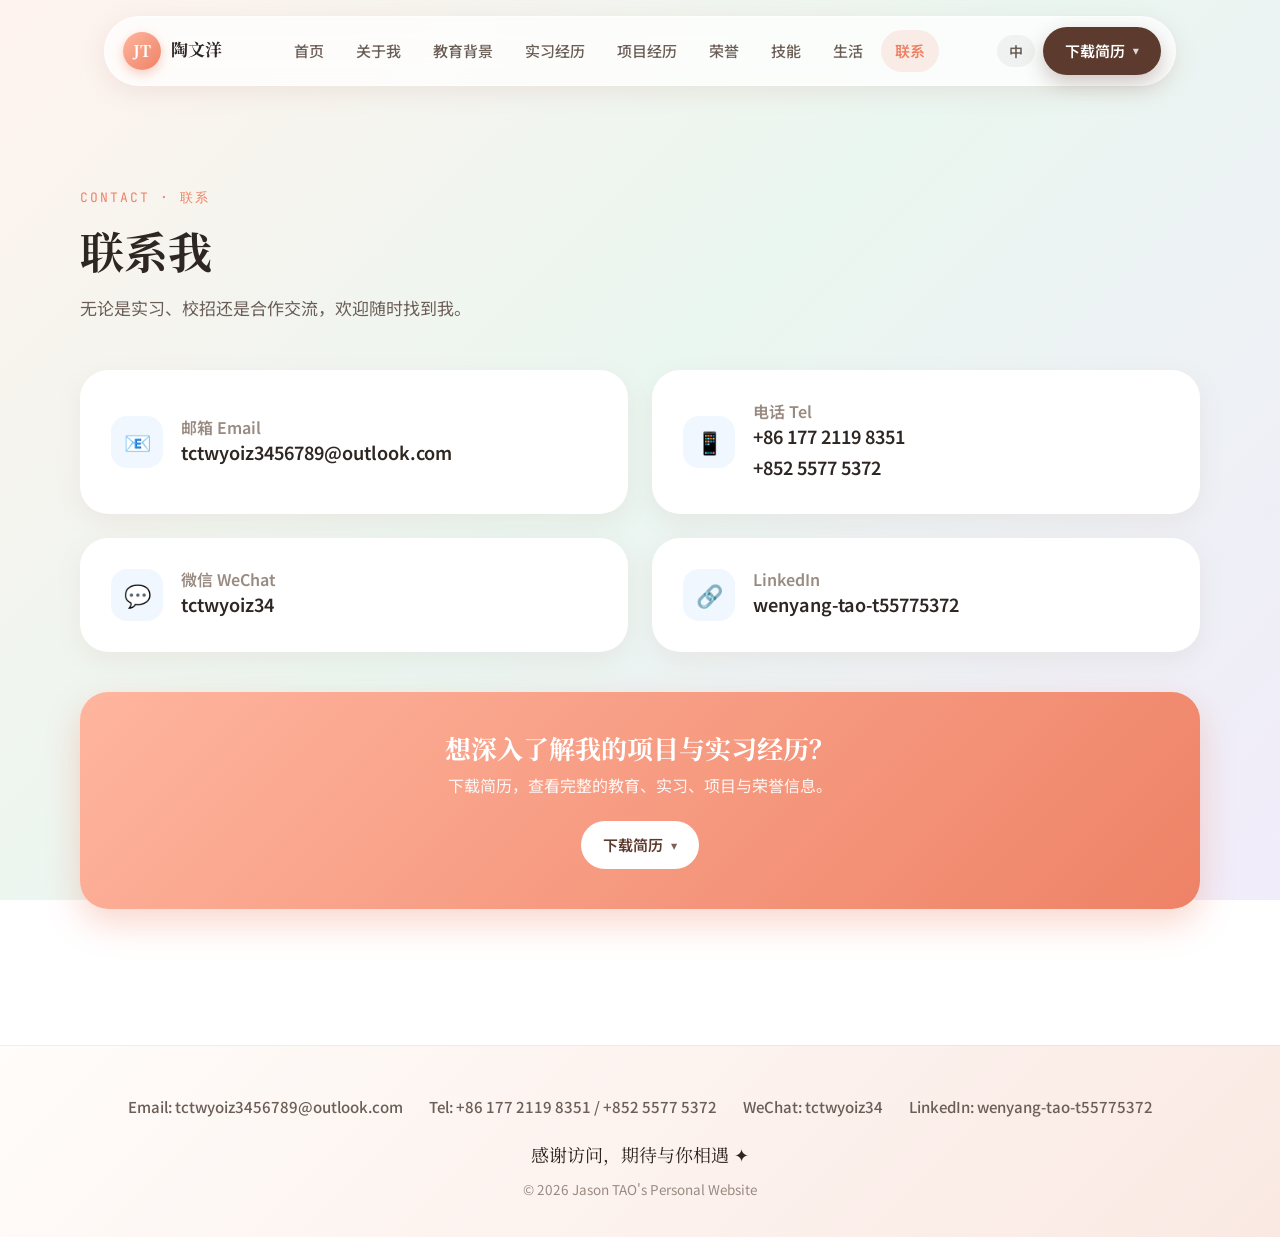
<file: contact.html>
<!DOCTYPE html>
<html lang="zh">
<head>
  <meta charset="UTF-8" />
  <meta name="viewport" content="width=device-width, initial-scale=1.0, viewport-fit=cover" />
  <title>联系 · 陶文洋 | 金融工程 × 数据智能</title>
  <meta name="description" content="联系陶文洋：邮箱、电话、微信、LinkedIn 与简历下载。" />
  <link rel="icon" href="favicon.svg" type="image/svg+xml" />
  <link rel="preconnect" href="https://fonts.googleapis.com" />
  <link rel="preconnect" href="https://fonts.gstatic.com" crossorigin />
  <link href="https://fonts.googleapis.com/css2?family=Noto+Serif+SC:wght@500;700;900&family=Noto+Sans+SC:wght@400;500;700&family=JetBrains+Mono:wght@500;700&display=swap" rel="stylesheet" />
  <link rel="stylesheet" href="css/style.css" />
  <!-- 百度统计：在 https://tongji.baidu.com 后台「网站管理」获取站点 ID 后，替换下方 36034b7837ccd9b4adc5d0ca4b8df288 -->
  <script>
    var _hmt = _hmt || [];
    (function() {
      var hm = document.createElement("script");
      hm.src = "https://hm.baidu.com/hm.js?36034b7837ccd9b4adc5d0ca4b8df288";
      var s = document.getElementsByTagName("script")[0];
      s.parentNode.insertBefore(hm, s);
    })();
  </script>
</head>
<body>

  <!-- ===== 导航 ===== -->
  <header class="nav">
    <div class="nav-inner">
      <a class="brand" href="index.html">
        <span class="brand-mark">JT</span>
        <span class="brand-name"><span class="zh">陶文洋</span><span class="en">Wenyang Tao</span></span>
      </a>
      <nav class="nav-links" id="navLinks">
        <a href="index.html" class="nav-link"><span class="zh">首页</span><span class="en">Home</span></a>
        <a href="about.html" class="nav-link"><span class="zh">关于我</span><span class="en">About</span></a>
        <a href="education.html" class="nav-link"><span class="zh">教育背景</span><span class="en">Education</span></a>
        <a href="experience.html" class="nav-link"><span class="zh">实习经历</span><span class="en">Experience</span></a>
        <a href="projects.html" class="nav-link"><span class="zh">项目经历</span><span class="en">Projects</span></a>
        <a href="honors.html" class="nav-link"><span class="zh">荣誉</span><span class="en">Honors</span></a>
        <a href="skills.html" class="nav-link"><span class="zh">技能</span><span class="en">Skills</span></a>
        <a href="life.html" class="nav-link"><span class="zh">生活</span><span class="en">Life</span></a>
        <a href="contact.html" class="nav-link active"><span class="zh">联系</span><span class="en">Contact</span></a>
      </nav>
      <div class="nav-actions">
        <button class="lang-toggle" id="langToggle" aria-pressed="false"><span class="zh">中</span><span class="en">EN</span></button>
        <a class="btn btn-cocoa" href="assets/resume/Tao_Wenyang_Resume.pdf" download><span class="zh">下载简历</span><span class="en">Download CV</span></a>
        <button class="nav-burger" id="navBurger" aria-label="菜单">☰</button>
      </div>
    </div>
  </header>

  <main class="container section">
    <div class="section-head">
      <span class="eyebrow"><span class="zh">Contact · 联系</span><span class="en">Contact</span></span>
      <h2 class="section-title"><span class="zh">联系我</span><span class="en">Contact Me</span></h2>
      <p class="section-desc"><span class="zh">无论是实习、校招还是合作交流，欢迎随时找到我。</span><span class="en">Whether for internships, campus recruitment, or collaboration — feel free to reach out anytime.</span></p>
    </div>

    <div class="contact-grid">
      <div class="contact-card">
        <div class="contact-ico">📧</div>
        <div>
          <h3><span class="zh">邮箱 Email</span><span class="en">Email</span></h3>
          <a href="mailto:tctwyoiz3456789@outlook.com">tctwyoiz3456789@outlook.com</a>
        </div>
      </div>
      <div class="contact-card">
        <div class="contact-ico">📱</div>
        <div>
          <h3><span class="zh">电话 Tel</span><span class="en">Phone</span></h3>
          <a href="tel:+8617721198351">+86 177 2119 8351</a><br />
          <a href="tel:+85255775372">+852 5577 5372</a>
        </div>
      </div>
      <div class="contact-card">
        <div class="contact-ico">💬</div>
        <div>
          <h3><span class="zh">微信 WeChat</span><span class="en">WeChat</span></h3>
          <span class="val">tctwyoiz34</span>
        </div>
      </div>
      <div class="contact-card">
        <div class="contact-ico">🔗</div>
        <div>
          <h3>LinkedIn</h3>
          <a href="https://www.linkedin.com/in/wenyang-tao-t55775372" target="_blank" rel="noopener">wenyang-tao-t55775372</a>
        </div>
      </div>
    </div>

    <div class="cta-band">
      <h3><span class="zh">想深入了解我的项目与实习经历？</span><span class="en">Want to dive deeper into my projects and internships?</span></h3>
      <p><span class="zh">下载简历，查看完整的教育、实习、项目与荣誉信息。</span><span class="en">Download my CV for the full picture — education, internships, projects, and honors.</span></p>
      <a class="btn btn-cocoa" style="background:#fff;color:var(--cocoa);box-shadow:none;" href="assets/resume/Tao_Wenyang_Resume.pdf" download><span class="zh">下载简历</span><span class="en">Download CV</span></a>
    </div>
  </main>

  <!-- ===== 页脚 ===== -->
  <footer class="footer">
    <div class="footer-inner">
      <div class="footer-contact">
        <span>Email: <a href="mailto:tctwyoiz3456789@outlook.com">tctwyoiz3456789@outlook.com</a></span>
        <span>Tel: +86 177 2119 8351 / +852 5577 5372</span>
        <span>WeChat: tctwyoiz34</span>
        <span>LinkedIn: <a href="https://www.linkedin.com/in/wenyang-tao-t55775372" target="_blank" rel="noopener">wenyang-tao-t55775372</a></span>
      </div>
      <p class="footer-sign"><span class="zh">感谢访问，期待与你相遇 ✦</span><span class="en">Thanks for visiting — looking forward to connecting with you ✦</span></p>
      <p class="footer-copy">© 2026 Jason TAO's Personal Website</p>
    </div>
  </footer>

  <script src="js/main.js"></script>
</body>
</html>
</file>
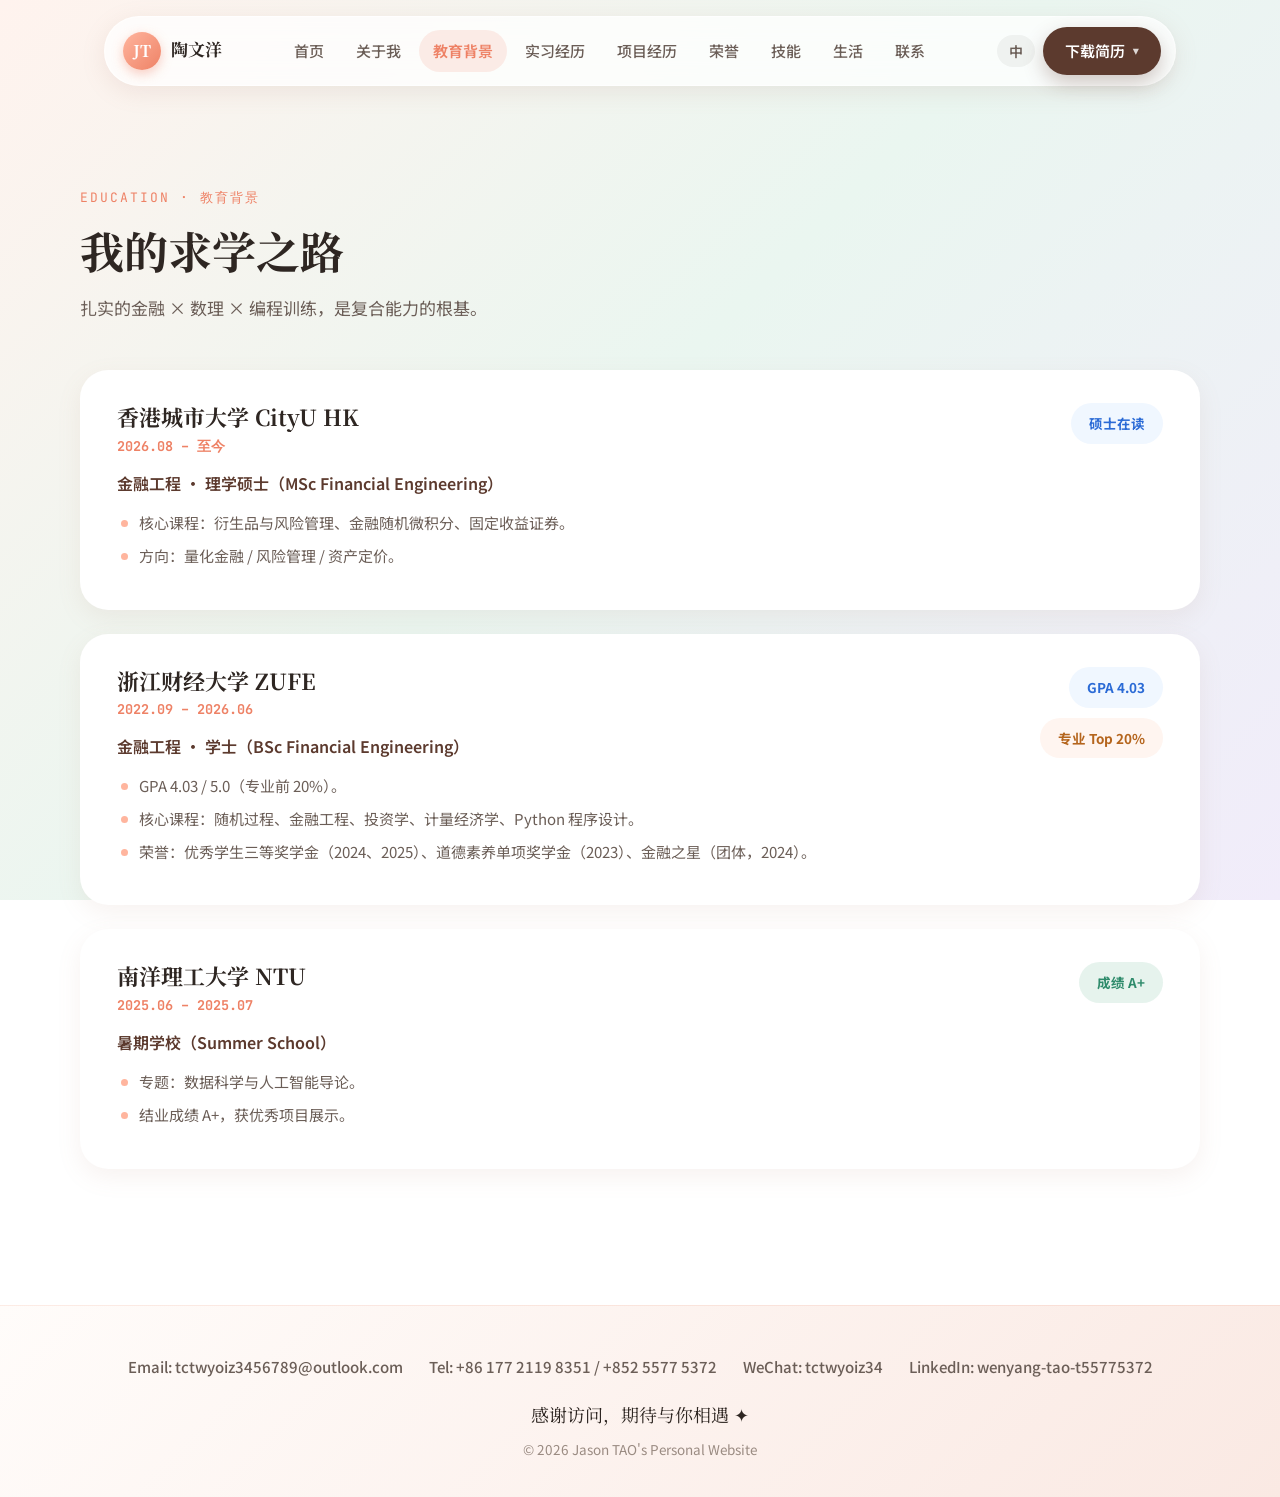
<file: education.html>
<!DOCTYPE html>
<html lang="zh">
<head>
  <meta charset="UTF-8" />
  <meta name="viewport" content="width=device-width, initial-scale=1.0, viewport-fit=cover" />
  <title>教育背景 · 陶文洋 | 金融工程 × 数据智能</title>
  <meta name="description" content="陶文洋的教育背景：香港城市大学金融工程硕士、浙江财经大学金融工程本科、南洋理工大学数据科学暑校。" />
  <link rel="icon" href="favicon.svg" type="image/svg+xml" />
  <link rel="preconnect" href="https://fonts.googleapis.com" />
  <link rel="preconnect" href="https://fonts.gstatic.com" crossorigin />
  <link href="https://fonts.googleapis.com/css2?family=Noto+Serif+SC:wght@500;700;900&family=Noto+Sans+SC:wght@400;500;700&family=JetBrains+Mono:wght@500;700&display=swap" rel="stylesheet" />
  <link rel="stylesheet" href="css/style.css" />
  <!-- 百度统计：在 https://tongji.baidu.com 后台「网站管理」获取站点 ID 后，替换下方 36034b7837ccd9b4adc5d0ca4b8df288 -->
  <script>
    var _hmt = _hmt || [];
    (function() {
      var hm = document.createElement("script");
      hm.src = "https://hm.baidu.com/hm.js?36034b7837ccd9b4adc5d0ca4b8df288";
      var s = document.getElementsByTagName("script")[0];
      s.parentNode.insertBefore(hm, s);
    })();
  </script>
</head>
<body>

  <!-- ===== 导航 ===== -->
  <header class="nav">
    <div class="nav-inner">
      <a class="brand" href="index.html">
        <span class="brand-mark">JT</span>
        <span class="brand-name"><span class="zh">陶文洋</span><span class="en">Wenyang Tao</span></span>
      </a>
      <nav class="nav-links" id="navLinks">
        <a href="index.html" class="nav-link"><span class="zh">首页</span><span class="en">Home</span></a>
        <a href="about.html" class="nav-link"><span class="zh">关于我</span><span class="en">About</span></a>
        <a href="education.html" class="nav-link active"><span class="zh">教育背景</span><span class="en">Education</span></a>
        <a href="experience.html" class="nav-link"><span class="zh">实习经历</span><span class="en">Experience</span></a>
        <a href="projects.html" class="nav-link"><span class="zh">项目经历</span><span class="en">Projects</span></a>
        <a href="honors.html" class="nav-link"><span class="zh">荣誉</span><span class="en">Honors</span></a>
        <a href="skills.html" class="nav-link"><span class="zh">技能</span><span class="en">Skills</span></a>
        <a href="life.html" class="nav-link"><span class="zh">生活</span><span class="en">Life</span></a>
        <a href="contact.html" class="nav-link"><span class="zh">联系</span><span class="en">Contact</span></a>
      </nav>
      <div class="nav-actions">
        <button class="lang-toggle" id="langToggle" aria-pressed="false"><span class="zh">中</span><span class="en">EN</span></button>
        <a class="btn btn-cocoa" href="assets/resume/Tao_Wenyang_Resume.pdf" download><span class="zh">下载简历</span><span class="en">Download CV</span></a>
        <button class="nav-burger" id="navBurger" aria-label="菜单">☰</button>
      </div>
    </div>
  </header>

  <main class="container section">
    <div class="section-head">
      <span class="eyebrow"><span class="zh">EDUCATION · 教育背景</span><span class="en">EDUCATION</span></span>
      <h2 class="section-title"><span class="zh">我的求学之路</span><span class="en">My Academic Journey</span></h2>
      <p class="section-desc"><span class="zh">扎实的金融 × 数理 × 编程训练，是复合能力的根基。</span><span class="en">Solid training in finance × math × programming is the foundation of my combined capabilities.</span></p>
    </div>

    <div class="edu-list">
      <!-- ① CityU 硕士 -->
      <div class="edu-row">
        <div class="col-main">
          <h3><span class="zh">香港城市大学 CityU HK</span><span class="en">City University of Hong Kong (CityU HK)</span></h3>
          <div class="date"><span class="zh">2026.08 – 至今</span><span class="en">2026.08 – Present</span></div>
          <div class="org"><span class="zh">金融工程 · 理学硕士（MSc Financial Engineering）</span><span class="en">MSc in Financial Engineering</span></div>
          <ul>
            <li><span class="zh">核心课程：衍生品与风险管理、金融随机微积分、固定收益证券。</span><span class="en">Core courses: Derivatives &amp; Risk Management, Stochastic Calculus for Finance, Fixed-Income Securities.</span></li>
            <li><span class="zh">方向：量化金融 / 风险管理 / 资产定价。</span><span class="en">Focus: Quantitative Finance / Risk Management / Asset Pricing.</span></li>
          </ul>
        </div>
        <div class="col-meta"><span class="pill"><span class="zh">硕士在读</span><span class="en">Current MSc</span></span></div>
      </div>

      <!-- ② ZUFE 本科 -->
      <div class="edu-row" style="margin-top:24px;">
        <div class="col-main">
          <h3><span class="zh">浙江财经大学 ZUFE</span><span class="en">Zhejiang University of Finance &amp; Economics (ZUFE)</span></h3>
          <div class="date">2022.09 – 2026.06</div>
          <div class="org"><span class="zh">金融工程 · 学士（BSc Financial Engineering）</span><span class="en">BSc in Financial Engineering</span></div>
          <ul>
            <li><span class="zh">GPA 4.03 / 5.0（专业前 20%）。</span><span class="en">GPA 4.03 / 5.0 (Top 20% of Major).</span></li>
            <li><span class="zh">核心课程：随机过程、金融工程、投资学、计量经济学、Python 程序设计。</span><span class="en">Core courses: Stochastic Processes, Financial Engineering, Investments, Econometrics, Python Programming.</span></li>
            <li><span class="zh">荣誉：优秀学生三等奖学金（2024、2025）、道德素养单项奖学金（2023）、金融之星（团体，2024）。</span><span class="en">Honors: Third-Class Merit Scholarship (2024, 2025), Ethics &amp; Character Excellence Scholarship (2023), Finance Star (Team, 2024).</span></li>
          </ul>
        </div>
        <div class="col-meta">
          <span class="pill">GPA 4.03</span>
          <span class="pill peach"><span class="zh">专业 Top 20%</span><span class="en">Top 20% of Major</span></span>
        </div>
      </div>

      <!-- ③ NTU 暑校 -->
      <div class="edu-row" style="margin-top:24px;">
        <div class="col-main">
          <h3><span class="zh">南洋理工大学 NTU</span><span class="en">Nanyang Technological University (NTU)</span></h3>
          <div class="date">2025.06 – 2025.07</div>
          <div class="org"><span class="zh">暑期学校（Summer School）</span><span class="en">Summer School</span></div>
          <ul>
            <li><span class="zh">专题：数据科学与人工智能导论。</span><span class="en">Topic: Introduction to Data Science and Artificial Intelligence.</span></li>
            <li><span class="zh">结业成绩 A+，获优秀项目展示。</span><span class="en">Grade A+, with outstanding project presentation.</span></li>
          </ul>
        </div>
        <div class="col-meta"><span class="pill mint"><span class="zh">成绩 A+</span><span class="en">Grade A+</span></span></div>
      </div>
    </div>
  </main>

  <!-- ===== 页脚 ===== -->
  <footer class="footer">
    <div class="footer-inner">
      <div class="footer-contact">
        <span>Email: <a href="mailto:tctwyoiz3456789@outlook.com">tctwyoiz3456789@outlook.com</a></span>
        <span>Tel: +86 177 2119 8351 / +852 5577 5372</span>
        <span>WeChat: tctwyoiz34</span>
        <span>LinkedIn: <a href="https://www.linkedin.com/in/wenyang-tao-t55775372" target="_blank" rel="noopener">wenyang-tao-t55775372</a></span>
      </div>
      <p class="footer-sign"><span class="zh">感谢访问，期待与你相遇 ✦</span><span class="en">Thanks for visiting — looking forward to connecting with you ✦</span></p>
      <p class="footer-copy">© 2026 Jason TAO's Personal Website</p>
    </div>
  </footer>

  <script src="js/main.js"></script>
</body>
</html>
</file>
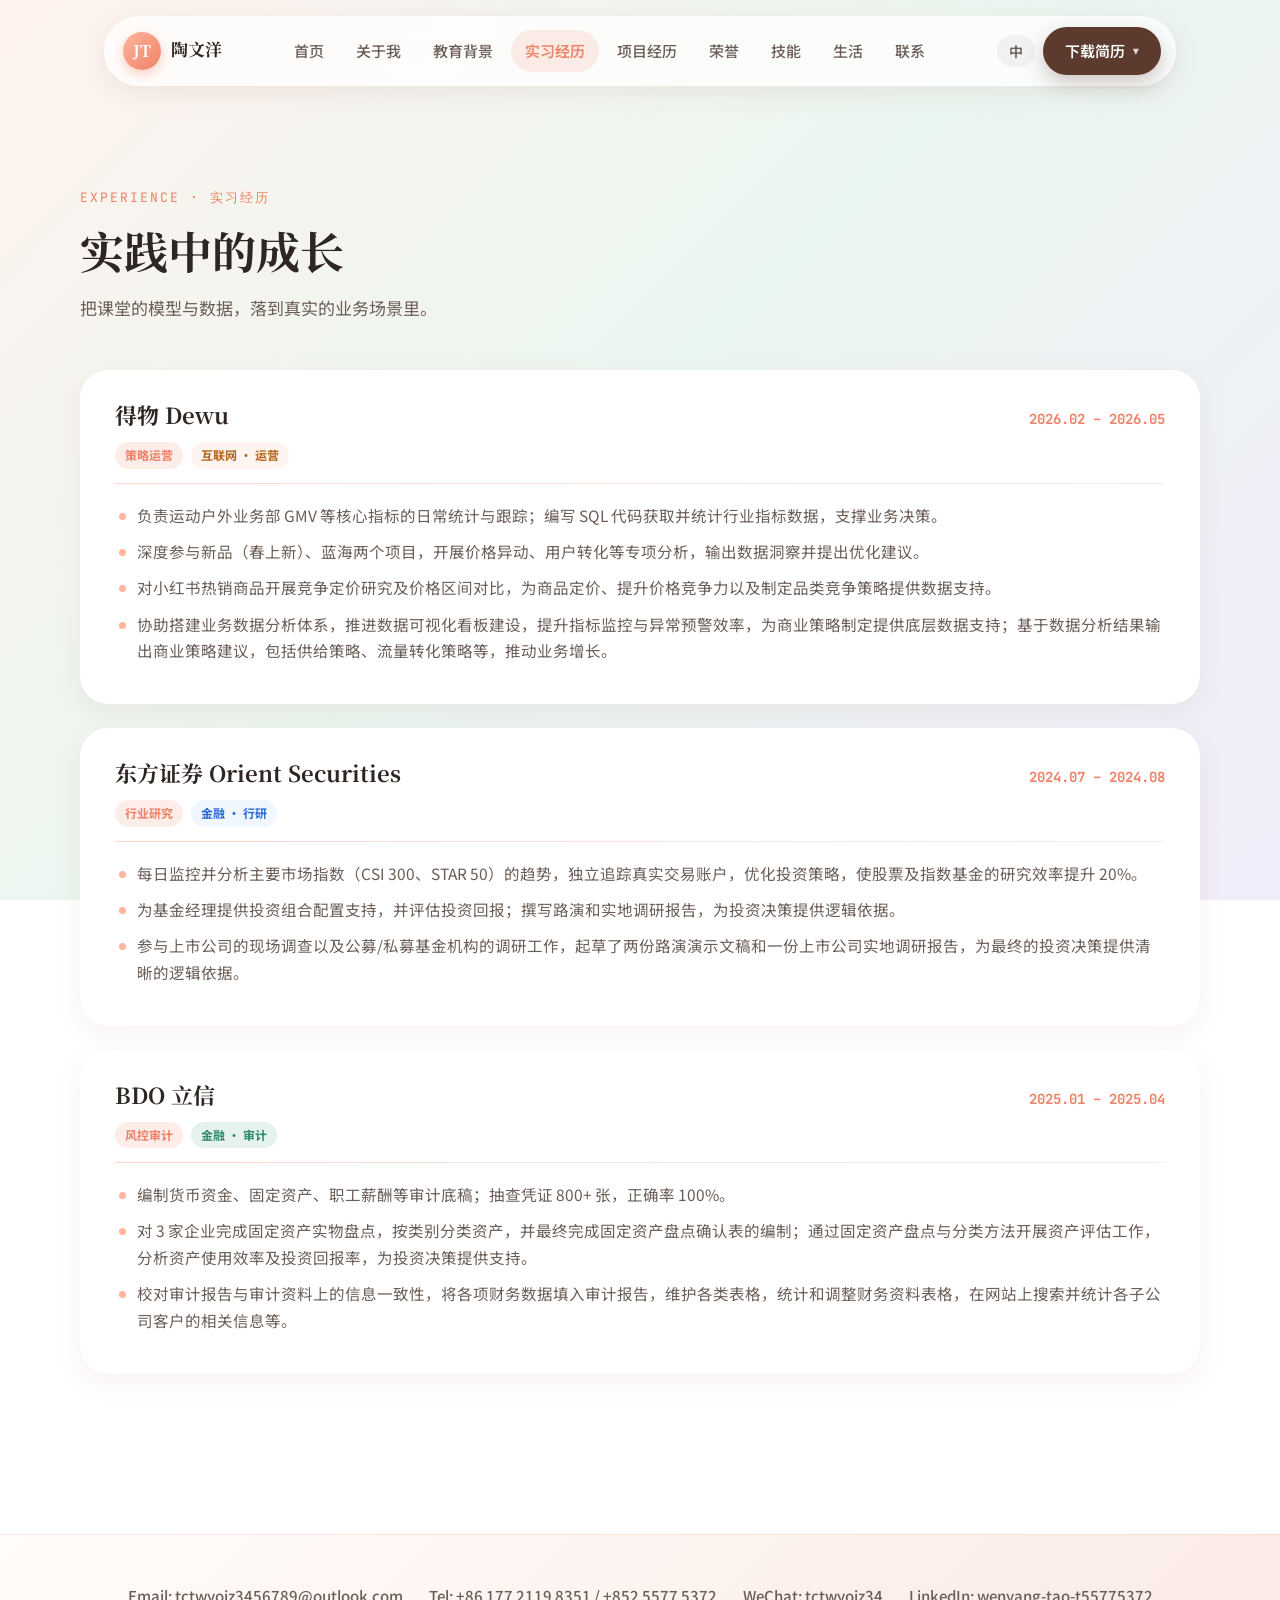
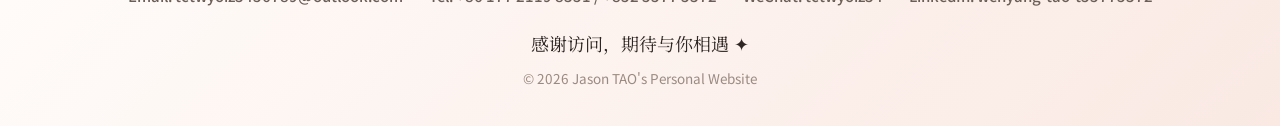
<file: experience.html>
<!DOCTYPE html>
<html lang="zh">
<head>
  <meta charset="UTF-8" />
  <meta name="viewport" content="width=device-width, initial-scale=1.0, viewport-fit=cover" />
  <title>实习经历 · 陶文洋 | 金融工程 × 数据智能</title>
  <meta name="description" content="陶文洋的实习经历：得物策略运营、东方证券行业研究、BDO 立信风控审计。" />
  <link rel="icon" href="favicon.svg" type="image/svg+xml" />
  <link rel="preconnect" href="https://fonts.googleapis.com" />
  <link rel="preconnect" href="https://fonts.gstatic.com" crossorigin />
  <link href="https://fonts.googleapis.com/css2?family=Noto+Serif+SC:wght@500;700;900&family=Noto+Sans+SC:wght@400;500;700&family=JetBrains+Mono:wght@500;700&display=swap" rel="stylesheet" />
  <link rel="stylesheet" href="css/style.css" />
  <!-- 百度统计：在 https://tongji.baidu.com 后台「网站管理」获取站点 ID 后，替换下方 36034b7837ccd9b4adc5d0ca4b8df288 -->
  <script>
    var _hmt = _hmt || [];
    (function() {
      var hm = document.createElement("script");
      hm.src = "https://hm.baidu.com/hm.js?36034b7837ccd9b4adc5d0ca4b8df288";
      var s = document.getElementsByTagName("script")[0];
      s.parentNode.insertBefore(hm, s);
    })();
  </script>
</head>
<body>

  <!-- ===== 导航 ===== -->
  <header class="nav">
    <div class="nav-inner">
      <a class="brand" href="index.html">
        <span class="brand-mark">JT</span>
        <span class="brand-name"><span class="zh">陶文洋</span><span class="en">Wenyang Tao</span></span>
      </a>
      <nav class="nav-links" id="navLinks">
        <a href="index.html" class="nav-link"><span class="zh">首页</span><span class="en">Home</span></a>
        <a href="about.html" class="nav-link"><span class="zh">关于我</span><span class="en">About</span></a>
        <a href="education.html" class="nav-link"><span class="zh">教育背景</span><span class="en">Education</span></a>
        <a href="experience.html" class="nav-link active"><span class="zh">实习经历</span><span class="en">Experience</span></a>
        <a href="projects.html" class="nav-link"><span class="zh">项目经历</span><span class="en">Projects</span></a>
        <a href="honors.html" class="nav-link"><span class="zh">荣誉</span><span class="en">Honors</span></a>
        <a href="skills.html" class="nav-link"><span class="zh">技能</span><span class="en">Skills</span></a>
        <a href="life.html" class="nav-link"><span class="zh">生活</span><span class="en">Life</span></a>
        <a href="contact.html" class="nav-link"><span class="zh">联系</span><span class="en">Contact</span></a>
      </nav>
      <div class="nav-actions">
        <button class="lang-toggle" id="langToggle" aria-pressed="false"><span class="zh">中</span><span class="en">EN</span></button>
        <a class="btn btn-cocoa" href="assets/resume/Tao_Wenyang_Resume.pdf" download><span class="zh">下载简历</span><span class="en">Download CV</span></a>
        <button class="nav-burger" id="navBurger" aria-label="菜单">☰</button>
      </div>
    </div>
  </header>

  <main class="container section">
    <div class="section-head">
      <span class="eyebrow"><span class="zh">EXPERIENCE · 实习经历</span><span class="en">EXPERIENCE</span></span>
      <h2 class="section-title"><span class="zh">实践中的成长</span><span class="en">Growth Through Practice</span></h2>
      <p class="section-desc"><span class="zh">把课堂的模型与数据，落到真实的业务场景里。</span><span class="en">Putting classroom models and data into real business scenarios.</span></p>
    </div>

    <!-- ① 得物：策略运营 + 互联网·运营 -->
    <article class="exp-card">
      <div class="head">
        <h3><span class="zh">得物 Dewu</span><span class="en">Dewu (Poizon)</span></h3>
        <span class="date">2026.02 – 2026.05</span>
      </div>
      <div class="tags">
        <span class="tag tag-coral"><span class="zh">策略运营</span><span class="en">Strategy Operations</span></span>
        <span class="tag tag-brown"><span class="zh">互联网 · 运营</span><span class="en">Internet · Operations</span></span>
      </div>
      <div class="divider"></div>
      <ul>
        <li><span class="zh">负责运动户外业务部 GMV 等核心指标的日常统计与跟踪；编写 SQL 代码获取并统计行业指标数据，支撑业务决策。</span><span class="en">Tracked and monitored core business metrics including GMV of the Outdoor &amp; Sports Division; wrote SQL to extract and aggregate industry indicator data to support business decision-making.</span></li>
        <li><span class="zh">深度参与新品（春上新）、蓝海两个项目，开展价格异动、用户转化等专项分析，输出数据洞察并提出优化建议。</span><span class="en">Deeply involved in the Spring New Product Launch and Blue Ocean projects, conducting targeted analysis on price fluctuations and user conversion, delivering data insights and optimization recommendations.</span></li>
        <li><span class="zh">对小红书热销商品开展竞争定价研究及价格区间对比，为商品定价、提升价格竞争力以及制定品类竞争策略提供数据支持。</span><span class="en">Conducted competitive pricing research and price-band benchmarking on Xiaohongshu bestsellers, providing data support for merchandise pricing, price competitiveness, and category competition strategy.</span></li>
        <li><span class="zh">协助搭建业务数据分析体系，推进数据可视化看板建设，提升指标监控与异常预警效率，为商业策略制定提供底层数据支持；基于数据分析结果输出商业策略建议，包括供给策略、流量转化策略等，推动业务增长。</span><span class="en">Helped build the business data-analysis system and develop visualization dashboards, boosting the efficiency of metric monitoring and anomaly early-warning; delivered commercial strategies (supply allocation, traffic conversion, etc.) based on data analysis to drive business growth.</span></li>
      </ul>
    </article>

    <!-- ② 东方证券：行业研究 + 金融·行研 -->
    <article class="exp-card">
      <div class="head">
        <h3><span class="zh">东方证券 Orient Securities</span><span class="en">Orient Securities</span></h3>
        <span class="date">2024.07 – 2024.08</span>
      </div>
      <div class="tags">
        <span class="tag tag-coral"><span class="zh">行业研究</span><span class="en">Equity Research</span></span>
        <span class="tag tag-blue"><span class="zh">金融 · 行研</span><span class="en">Finance · Research</span></span>
      </div>
      <div class="divider"></div>
      <ul>
        <li><span class="zh">每日监控并分析主要市场指数（CSI 300、STAR 50）的趋势，独立追踪真实交易账户，优化投资策略，使股票及指数基金的研究效率提升 20%。</span><span class="en">Monitored and analyzed daily trends of major market indices (CSI 300, STAR 50), independently tracked live trading accounts, and optimized investment strategies, improving research efficiency for stocks and index funds by 20%.</span></li>
        <li><span class="zh">为基金经理提供投资组合配置支持，并评估投资回报；撰写路演和实地调研报告，为投资决策提供逻辑依据。</span><span class="en">Supported portfolio allocation for fund managers and evaluated investment returns; authored roadshow and on-site research reports to provide a logical basis for investment decisions.</span></li>
        <li><span class="zh">参与上市公司的现场调查以及公募/私募基金机构的调研工作，起草了两份路演演示文稿和一份上市公司实地调研报告，为最终的投资决策提供清晰的逻辑依据。</span><span class="en">Participated in on-site investigations of listed companies and research with public/private fund institutions; drafted two roadshow presentations and one listed-company field research report, providing a clear basis for final investment decisions.</span></li>
      </ul>
    </article>

    <!-- ③ BDO 立信：风控审计 + 金融·审计 -->
    <article class="exp-card">
      <div class="head">
        <h3><span class="zh">BDO 立信</span><span class="en">BDO China Shu Lun Pan</span></h3>
        <span class="date">2025.01 – 2025.04</span>
      </div>
      <div class="tags">
        <span class="tag tag-coral"><span class="zh">风控审计</span><span class="en">Risk &amp; Audit</span></span>
        <span class="tag tag-mint"><span class="zh">金融 · 审计</span><span class="en">Finance · Audit</span></span>
      </div>
      <div class="divider"></div>
      <ul>
        <li><span class="zh">编制货币资金、固定资产、职工薪酬等审计底稿；抽查凭证 800+ 张，正确率 100%。</span><span class="en">Prepared audit working papers for monetary funds, fixed assets, and employee compensation; reviewed 800+ vouchers with 100% accuracy.</span></li>
        <li><span class="zh">对 3 家企业完成固定资产实物盘点，按类别分类资产，并最终完成固定资产盘点确认表的编制；通过固定资产盘点与分类方法开展资产评估工作，分析资产使用效率及投资回报率，为投资决策提供支持。</span><span class="en">Completed physical inventory of fixed assets for 3 enterprises, categorized assets by class, and finalized fixed-asset inventory confirmation forms; conducted asset valuation through inventory and classification, analyzing asset utilization and ROI to support investment decisions.</span></li>
        <li><span class="zh">校对审计报告与审计资料上的信息一致性，将各项财务数据填入审计报告，维护各类表格，统计和调整财务资料表格，在网站上搜索并统计各子公司客户的相关信息等。</span><span class="en">Cross-checked information consistency between audit reports and source materials, populated financial data into audit reports, maintained and reconciled various schedules, and gathered client information for subsidiary companies.</span></li>
      </ul>
    </article>
  </main>

  <!-- ===== 页脚 ===== -->
  <footer class="footer">
    <div class="footer-inner">
      <div class="footer-contact">
        <span>Email: <a href="mailto:tctwyoiz3456789@outlook.com">tctwyoiz3456789@outlook.com</a></span>
        <span>Tel: +86 177 2119 8351 / +852 5577 5372</span>
        <span>WeChat: tctwyoiz34</span>
        <span>LinkedIn: <a href="https://www.linkedin.com/in/wenyang-tao-t55775372" target="_blank" rel="noopener">wenyang-tao-t55775372</a></span>
      </div>
      <p class="footer-sign"><span class="zh">感谢访问，期待与你相遇 ✦</span><span class="en">Thanks for visiting — looking forward to connecting with you ✦</span></p>
      <p class="footer-copy">© 2026 Jason TAO's Personal Website</p>
    </div>
  </footer>

  <script src="js/main.js"></script>
</body>
</html>
</file>
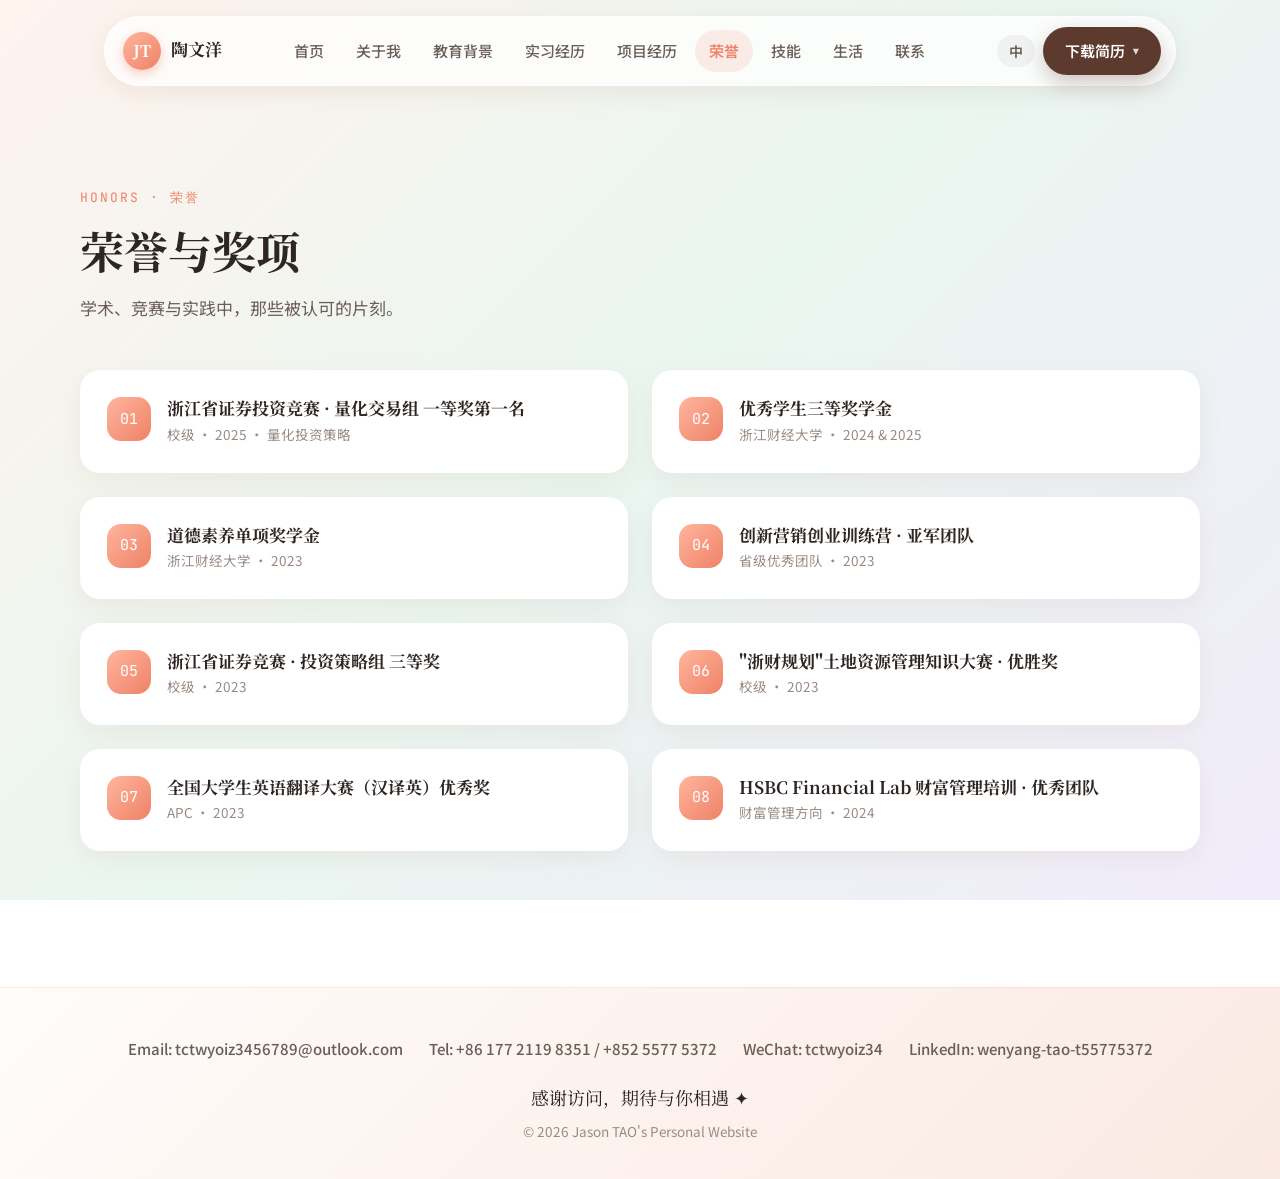
<file: honors.html>
<!DOCTYPE html>
<html lang="zh">
<head>
  <meta charset="UTF-8" />
  <meta name="viewport" content="width=device-width, initial-scale=1.0, viewport-fit=cover" />
  <title>荣誉 · 陶文洋 | 金融工程 × 数据智能</title>
  <meta name="description" content="陶文洋的荣誉与奖项：证券竞赛、奖学金、训练营与翻译大赛等。" />
  <link rel="icon" href="favicon.svg" type="image/svg+xml" />
  <link rel="preconnect" href="https://fonts.googleapis.com" />
  <link rel="preconnect" href="https://fonts.gstatic.com" crossorigin />
  <link href="https://fonts.googleapis.com/css2?family=Noto+Serif+SC:wght@500;700;900&family=Noto+Sans+SC:wght@400;500;700&family=JetBrains+Mono:wght@500;700&display=swap" rel="stylesheet" />
  <link rel="stylesheet" href="css/style.css" />
  <!-- 百度统计：在 https://tongji.baidu.com 后台「网站管理」获取站点 ID 后，替换下方 36034b7837ccd9b4adc5d0ca4b8df288 -->
  <script>
    var _hmt = _hmt || [];
    (function() {
      var hm = document.createElement("script");
      hm.src = "https://hm.baidu.com/hm.js?36034b7837ccd9b4adc5d0ca4b8df288";
      var s = document.getElementsByTagName("script")[0];
      s.parentNode.insertBefore(hm, s);
    })();
  </script>
</head>
<body>

  <!-- ===== 导航 ===== -->
  <header class="nav">
    <div class="nav-inner">
      <a class="brand" href="index.html">
        <span class="brand-mark">JT</span>
        <span class="brand-name"><span class="zh">陶文洋</span><span class="en">Wenyang Tao</span></span>
      </a>
      <nav class="nav-links" id="navLinks">
        <a href="index.html" class="nav-link"><span class="zh">首页</span><span class="en">Home</span></a>
        <a href="about.html" class="nav-link"><span class="zh">关于我</span><span class="en">About</span></a>
        <a href="education.html" class="nav-link"><span class="zh">教育背景</span><span class="en">Education</span></a>
        <a href="experience.html" class="nav-link"><span class="zh">实习经历</span><span class="en">Experience</span></a>
        <a href="projects.html" class="nav-link"><span class="zh">项目经历</span><span class="en">Projects</span></a>
        <a href="honors.html" class="nav-link active"><span class="zh">荣誉</span><span class="en">Honors</span></a>
        <a href="skills.html" class="nav-link"><span class="zh">技能</span><span class="en">Skills</span></a>
        <a href="life.html" class="nav-link"><span class="zh">生活</span><span class="en">Life</span></a>
        <a href="contact.html" class="nav-link"><span class="zh">联系</span><span class="en">Contact</span></a>
      </nav>
      <div class="nav-actions">
        <button class="lang-toggle" id="langToggle" aria-pressed="false"><span class="zh">中</span><span class="en">EN</span></button>
        <a class="btn btn-cocoa" href="assets/resume/Tao_Wenyang_Resume.pdf" download><span class="zh">下载简历</span><span class="en">Download CV</span></a>
        <button class="nav-burger" id="navBurger" aria-label="菜单">☰</button>
      </div>
    </div>
  </header>

  <main class="container section">
    <div class="section-head">
      <span class="eyebrow"><span class="zh">HONORS · 荣誉</span><span class="en">HONORS</span></span>
      <h2 class="section-title"><span class="zh">荣誉与奖项</span><span class="en">Honors &amp; Awards</span></h2>
      <p class="section-desc"><span class="zh">学术、竞赛与实践中，那些被认可的片刻。</span><span class="en">Moments of recognition across academics, competitions, and practice.</span></p>
    </div>

    <div class="grid-2">
      <div class="honor-card">
        <div class="honor-ico"><span style="font-family:var(--font-mono);font-size:15px;">01</span></div>
        <div>
          <h3><span class="zh">浙江省证券投资竞赛 · 量化交易组 一等奖第一名</span><span class="en">1st Prize (Quantitative Trading Division), Zhejiang Provincial College Student Securities Investment Competition</span></h3>
          <p class="muted"><span class="zh">校级 · 2025 · 量化投资策略</span><span class="en">University · 2025 · Quantitative Investment Strategy</span></p>
        </div>
      </div>
      <div class="honor-card">
        <div class="honor-ico"><span style="font-family:var(--font-mono);font-size:15px;">02</span></div>
        <div>
          <h3><span class="zh">优秀学生三等奖学金</span><span class="en">Third-Class Merit Scholarship</span></h3>
          <p class="muted"><span class="zh">浙江财经大学 · 2024 &amp; 2025</span><span class="en">Zhejiang University of Finance &amp; Economics · 2024 &amp; 2025</span></p>
        </div>
      </div>
      <div class="honor-card">
        <div class="honor-ico"><span style="font-family:var(--font-mono);font-size:15px;">03</span></div>
        <div>
          <h3><span class="zh">道德素养单项奖学金</span><span class="en">Ethics &amp; Character Excellence Scholarship</span></h3>
          <p class="muted"><span class="zh">浙江财经大学 · 2023</span><span class="en">ZUFE · 2023</span></p>
        </div>
      </div>
      <div class="honor-card">
        <div class="honor-ico"><span style="font-family:var(--font-mono);font-size:15px;">04</span></div>
        <div>
          <h3><span class="zh">创新营销创业训练营 · 亚军团队</span><span class="en">Runner-up Team, Innovative Marketing Entrepreneurship Bootcamp</span></h3>
          <p class="muted"><span class="zh">省级优秀团队 · 2023</span><span class="en">Provincial Excellent Team · 2023</span></p>
        </div>
      </div>
      <div class="honor-card">
        <div class="honor-ico"><span style="font-family:var(--font-mono);font-size:15px;">05</span></div>
        <div>
          <h3><span class="zh">浙江省证券竞赛 · 投资策略组 三等奖</span><span class="en">Third Prize (Investment Strategy Division), Zhejiang Securities Investment Competition</span></h3>
          <p class="muted"><span class="zh">校级 · 2023</span><span class="en">University · 2023</span></p>
        </div>
      </div>
      <div class="honor-card">
        <div class="honor-ico"><span style="font-family:var(--font-mono);font-size:15px;">06</span></div>
        <div>
          <h3><span class="zh">"浙财规划"土地资源管理知识大赛 · 优胜奖</span><span class="en">Merit Award, "ZUFE Planning" Land Resources Management Knowledge Contest</span></h3>
          <p class="muted"><span class="zh">校级 · 2023</span><span class="en">University · 2023</span></p>
        </div>
      </div>
      <div class="honor-card">
        <div class="honor-ico"><span style="font-family:var(--font-mono);font-size:15px;">07</span></div>
        <div>
          <h3><span class="zh">全国大学生英语翻译大赛（汉译英）优秀奖</span><span class="en">Excellence Award, National College English Translation Contest (Chinese-to-English)</span></h3>
          <p class="muted"><span class="zh">APC · 2023</span><span class="en">APC · 2023</span></p>
        </div>
      </div>
      <div class="honor-card">
        <div class="honor-ico"><span style="font-family:var(--font-mono);font-size:15px;">08</span></div>
        <div>
          <h3><span class="zh">HSBC Financial Lab 财富管理培训 · 优秀团队</span><span class="en">Excellent Team, HSBC Financial Lab Wealth Management Training</span></h3>
          <p class="muted"><span class="zh">财富管理方向 · 2024</span><span class="en">Wealth Management Track · 2024</span></p>
        </div>
      </div>
    </div>
  </main>

  <!-- ===== 页脚 ===== -->
  <footer class="footer">
    <div class="footer-inner">
      <div class="footer-contact">
        <span>Email: <a href="mailto:tctwyoiz3456789@outlook.com">tctwyoiz3456789@outlook.com</a></span>
        <span>Tel: +86 177 2119 8351 / +852 5577 5372</span>
        <span>WeChat: tctwyoiz34</span>
        <span>LinkedIn: <a href="https://www.linkedin.com/in/wenyang-tao-t55775372" target="_blank" rel="noopener">wenyang-tao-t55775372</a></span>
      </div>
      <p class="footer-sign"><span class="zh">感谢访问，期待与你相遇 ✦</span><span class="en">Thanks for visiting — looking forward to connecting with you ✦</span></p>
      <p class="footer-copy">© 2026 Jason TAO's Personal Website</p>
    </div>
  </footer>

  <script src="js/main.js"></script>
</body>
</html>
</file>
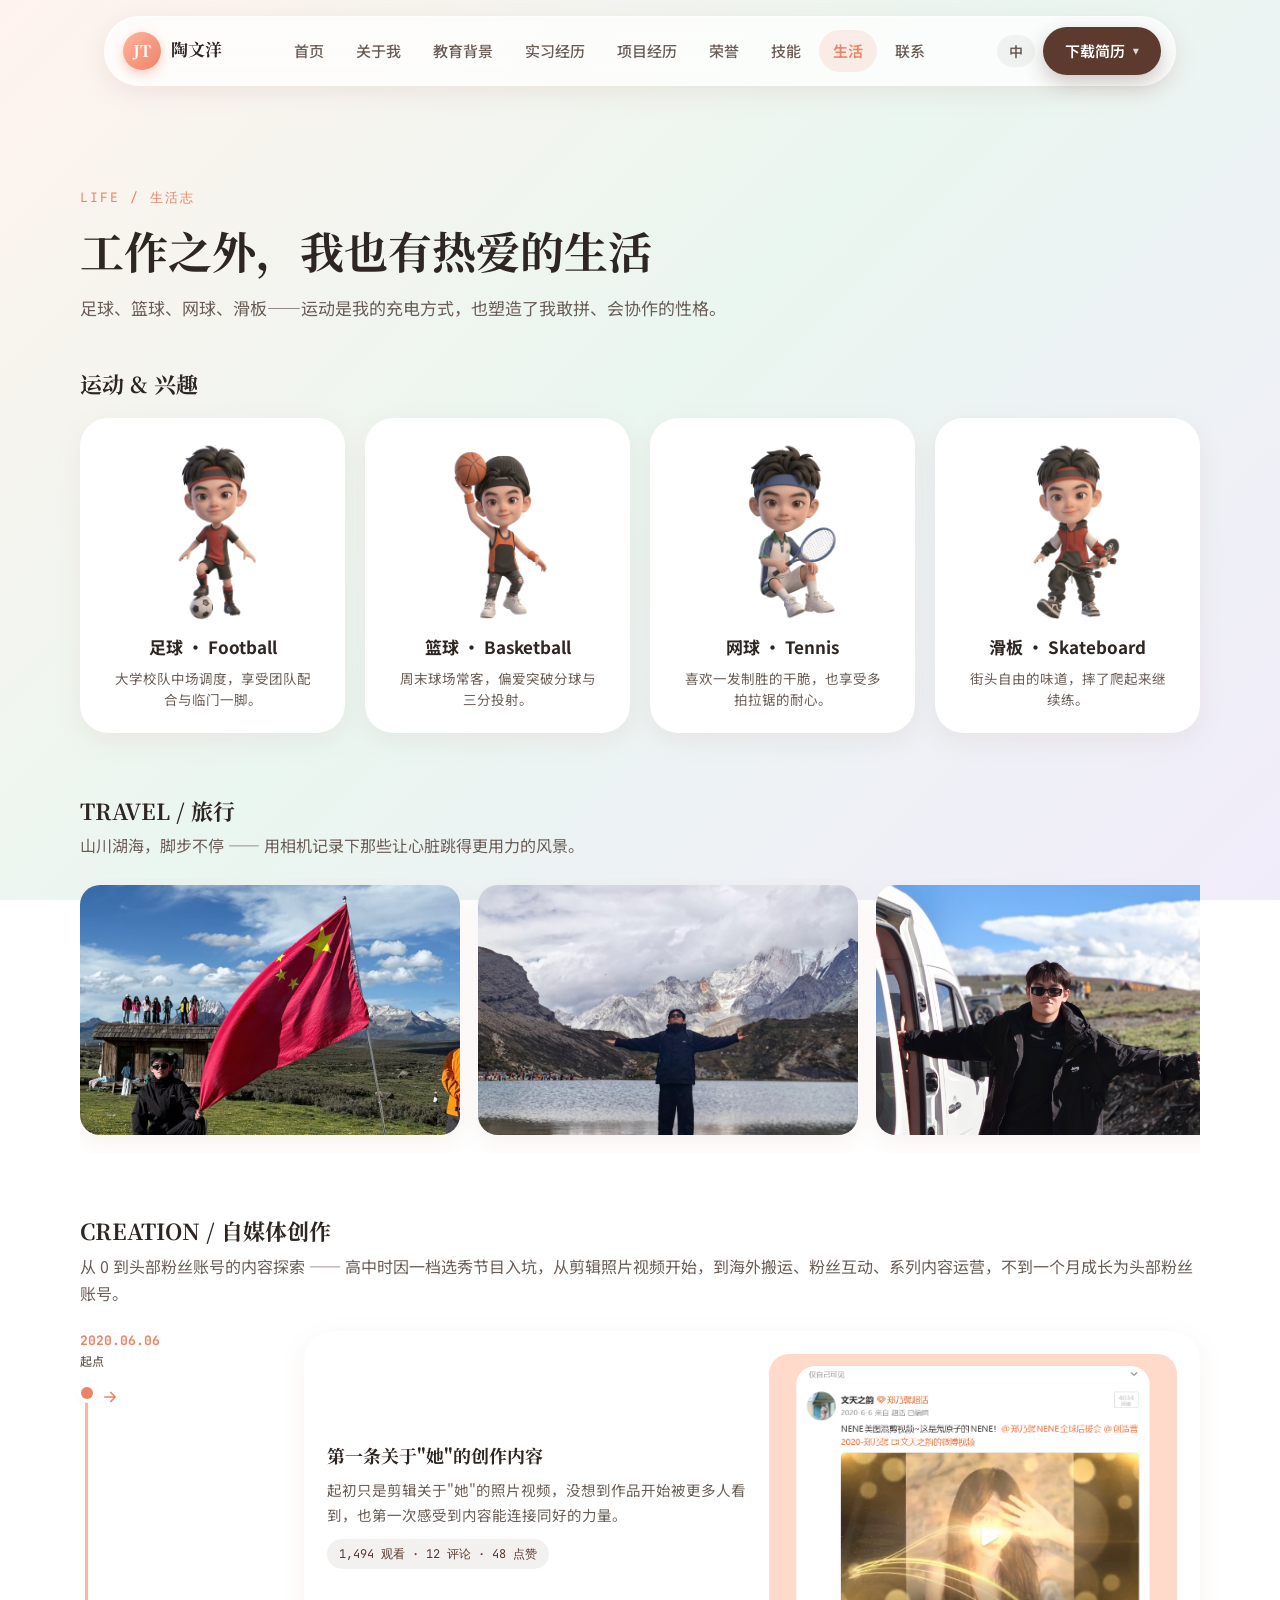
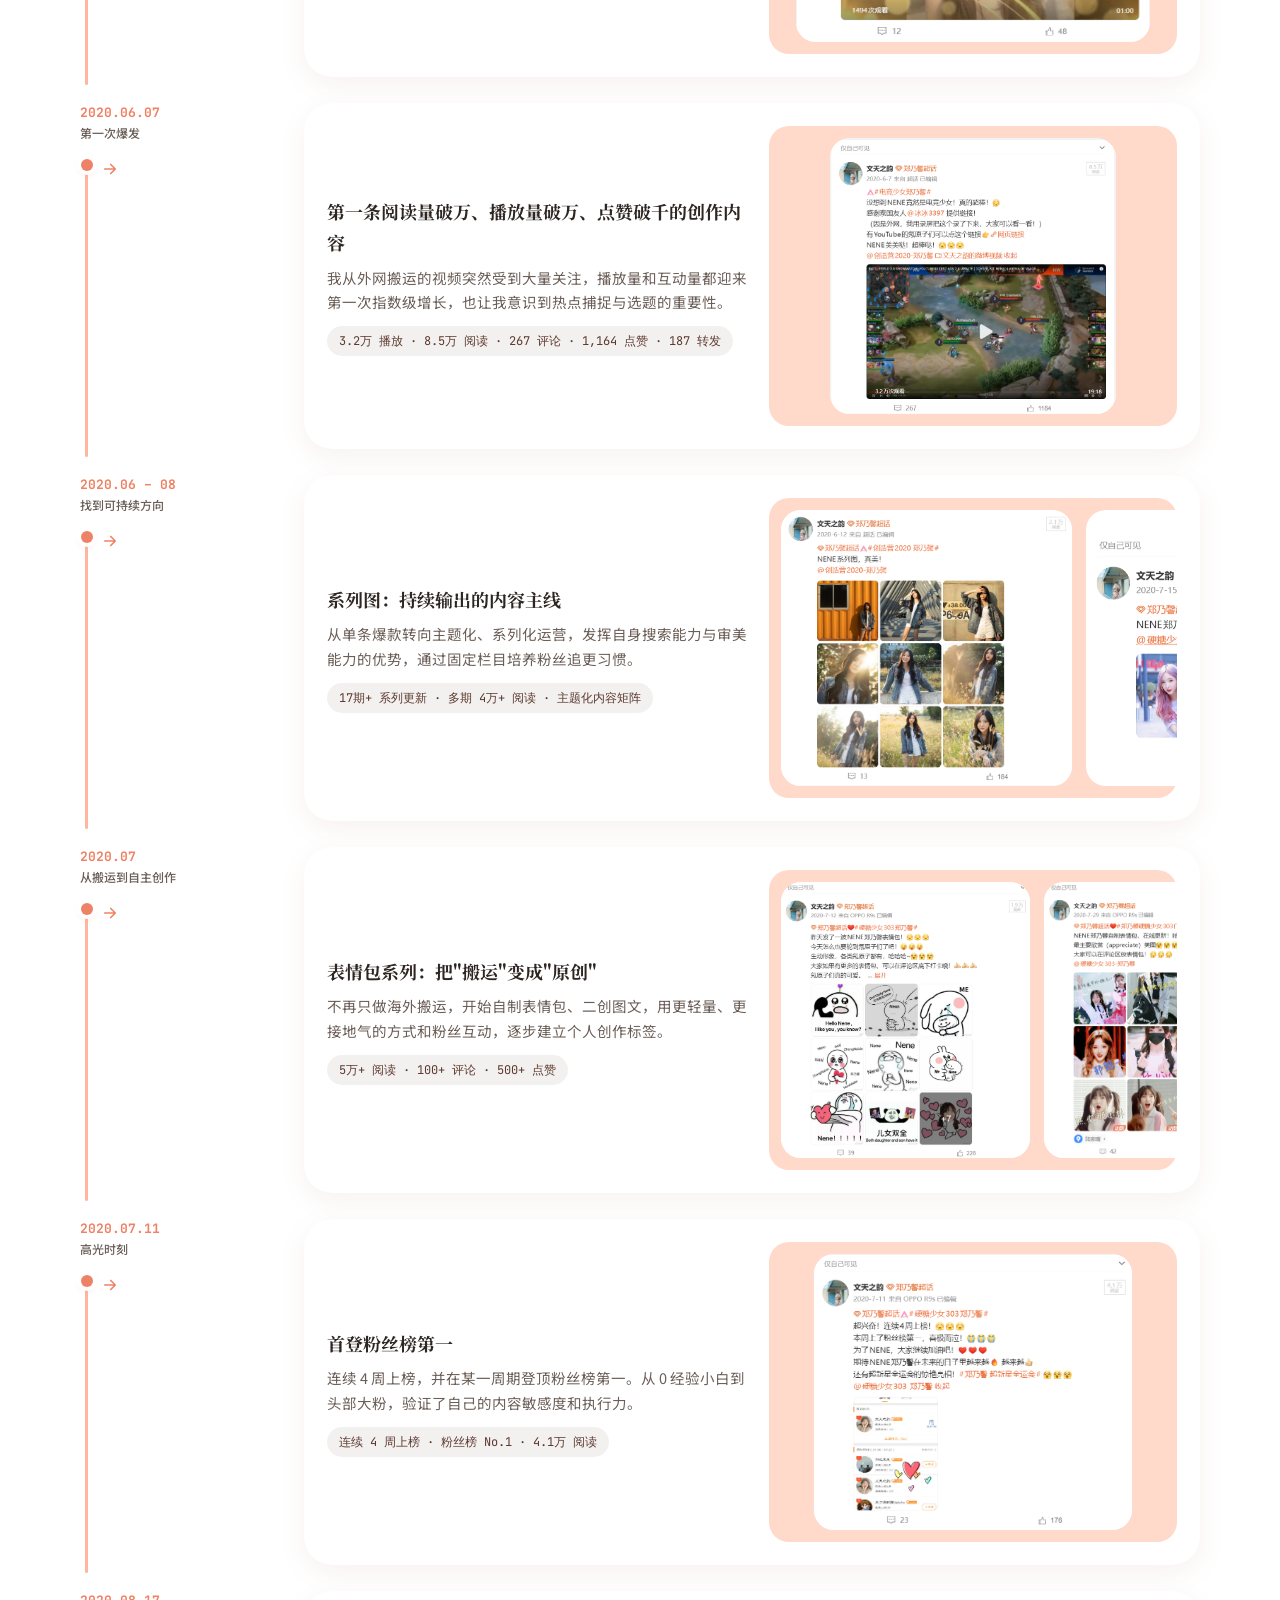
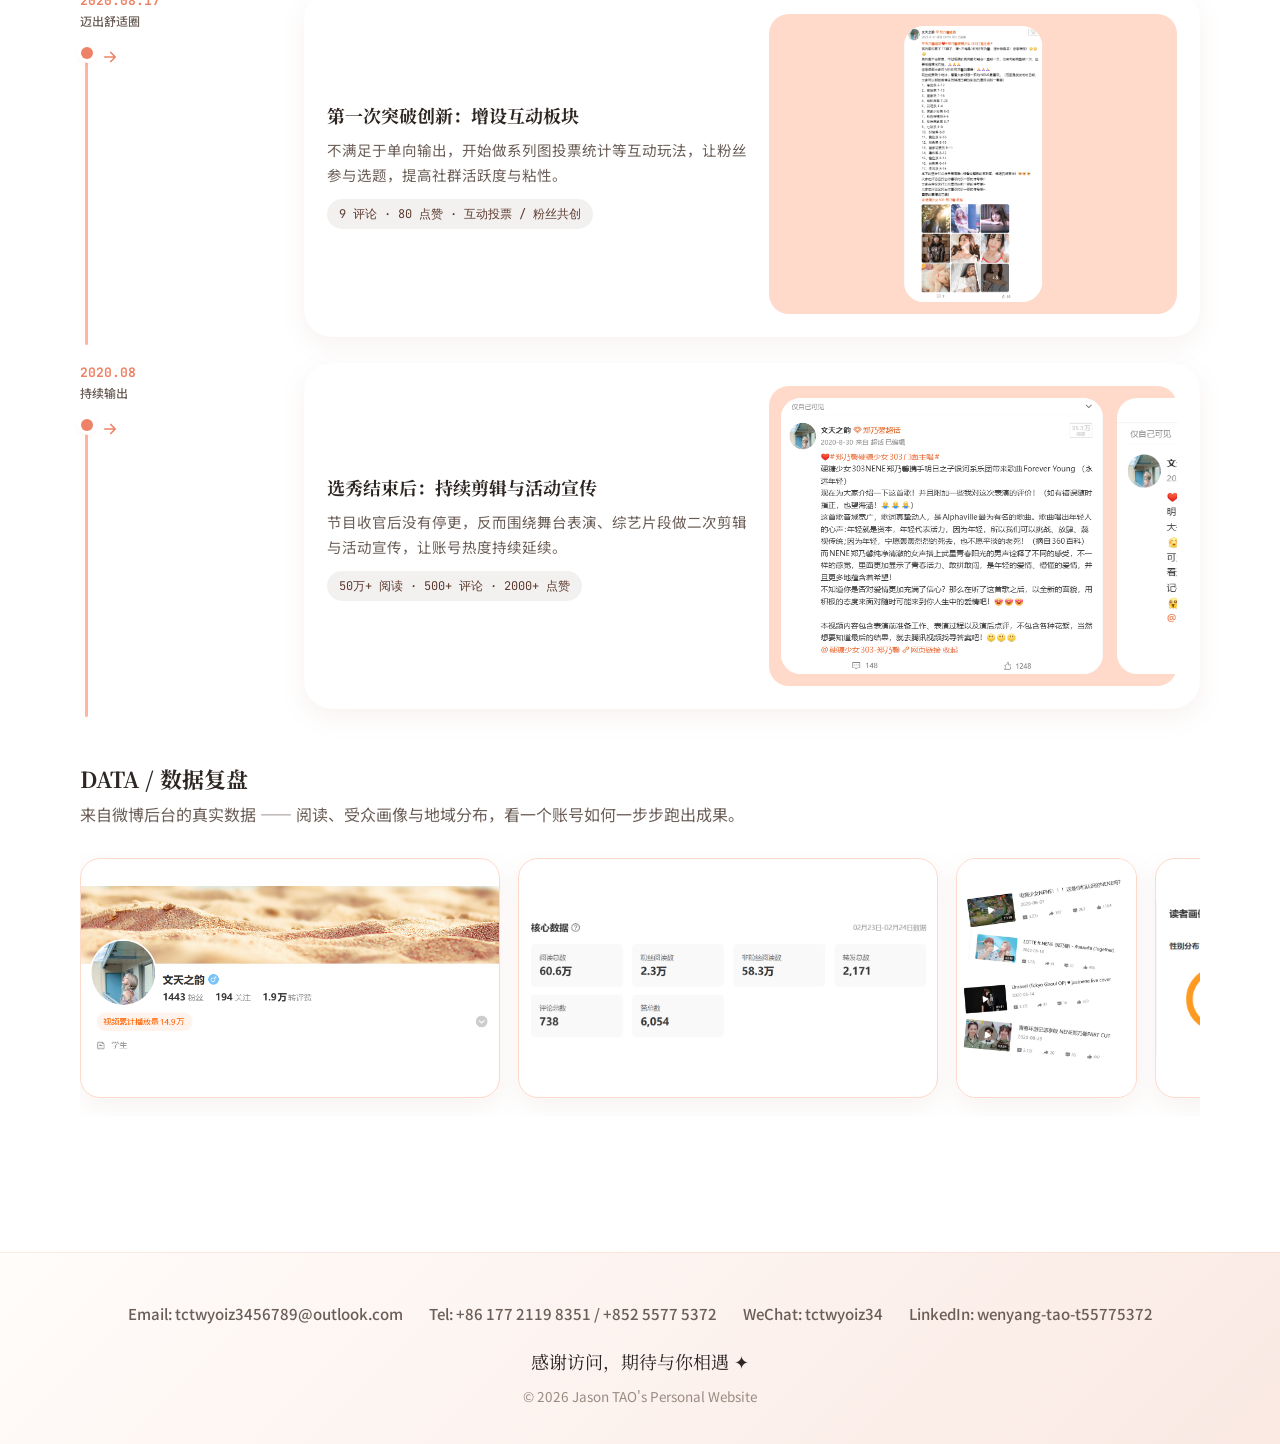
<file: life.html>
<!DOCTYPE html>
<html lang="zh" data-page-node-id="qTTLPfFZhJNO7Db99kSVxl">
<head data-page-node-id="XWi9n8CVHomFkOdZGZgkEz">
  <meta charset="UTF-8" data-page-node-id="TvKGq49DcvsyugWrVlZEX9" />
  <meta name="viewport" content="width=device-width, initial-scale=1.0, viewport-fit=cover" data-page-node-id="IaO2sAufklLMOIHH135o1g" />
  <title>生活 · 陶文洋 | 金融工程 × 数据智能</title>
  <meta name="description" content="陶文洋的生活志：运动、旅行与自媒体创作。" data-page-node-id="LmS44CeiR0BryW0cLsCkJR" />
  <link rel="icon" href="favicon.svg" type="image/svg+xml" data-page-node-id="DT13EF4dt7VYMgKw7MZ4yh" />
  <link rel="preconnect" href="https://fonts.googleapis.com" data-page-node-id="vyBEc4hBHBbsoHIK1JKVzR" />
  <link rel="preconnect" href="https://fonts.gstatic.com" crossorigin data-page-node-id="ExLwWDkDkKgFDoaND0dgOH" />
  <link href="https://fonts.googleapis.com/css2?family=Noto+Serif+SC:wght@500;700;900&family=Noto+Sans+SC:wght@400;500;700&family=JetBrains+Mono:wght@500;700&display=swap" rel="stylesheet" data-page-node-id="S9RjBW7GauD6CcFAUeliK1" />
  <link rel="stylesheet" href="css/style.css" data-page-node-id="GnZNwp0CGz7XquaYKgYWXr" />
  <!-- 百度统计：在 https://tongji.baidu.com 后台「网站管理」获取站点 ID 后，替换下方 36034b7837ccd9b4adc5d0ca4b8df288 -->
  <script>
    var _hmt = _hmt || [];
    (function() {
      var hm = document.createElement("script");
      hm.src = "https://hm.baidu.com/hm.js?36034b7837ccd9b4adc5d0ca4b8df288";
      var s = document.getElementsByTagName("script")[0];
      s.parentNode.insertBefore(hm, s);
    })();
  </script>
</head>
<body data-page-node-id="kC7kWLs5SnQdMZyL4a4Wt3">

  <!-- ===== 导航 ===== -->
  <header class="nav" data-page-node-id="x4ec3kDXEydXxG3rr2MDVe">
    <div class="nav-inner" data-page-node-id="5RrbDKqYuwH81FIq1CVGko">
      <a class="brand" href="index.html" data-page-node-id="M1J7YCMVspZh9m8slBDOrC">
        <span class="brand-mark" data-page-node-id="aIZW9E3T49g97AikRdB3Qa">JT</span>
        <span class="brand-name" data-page-node-id="aXrtslvEmQRA3htOXolrzx"><span class="zh">陶文洋</span><span class="en" data-page-node-id="xadcYGidzaDrWND2qG5FaN">Jason Tao</span></span>
      </a>
      <nav class="nav-links" id="navLinks" data-page-node-id="E0CnBl3bwqqrluKLo3v5lz">
        <a href="index.html" class="nav-link" data-page-node-id="kGmVMEcCPicqcKofUwC6Z1"><span class="zh">首页</span><span class="en" data-page-node-id="DDYExOKXXSPeu95n3WIjVl">Home</span></a>
        <a href="about.html" class="nav-link" data-page-node-id="BgYx2IBCRGq2HAxK86JEEm"><span class="zh">关于我</span><span class="en" data-page-node-id="Pgu4DZQmjcsXg1zylXuloc">About</span></a>
        <a href="education.html" class="nav-link" data-page-node-id="PDwiCeRHHtspVbLzoAhUiS"><span class="zh">教育背景</span><span class="en" data-page-node-id="iGYmuW4xL79TFFG1GBk38D">Education</span></a>
        <a href="experience.html" class="nav-link" data-page-node-id="9KfbtiR2LtVtkNMoKkznOb"><span class="zh">实习经历</span><span class="en" data-page-node-id="ldUyJWdcqQ1dCIRXiBE5sG">Experience</span></a>
        <a href="projects.html" class="nav-link" data-page-node-id="NnY4WBHm4oQhhZIqzjPaxC"><span class="zh">项目经历</span><span class="en" data-page-node-id="5TaEw6QYi7MhZDS6wyKuMh">Projects</span></a>
        <a href="honors.html" class="nav-link" data-page-node-id="6OF4f1KO1zAUA0i7W0G6ha"><span class="zh">荣誉</span><span class="en" data-page-node-id="QCBsgp9Jjm3eoA1xTah7eP">Honors</span></a>
        <a href="skills.html" class="nav-link" data-page-node-id="pb3SoKKM3JvFjgezPc2thN"><span class="zh">技能</span><span class="en" data-page-node-id="E04dXD7TvOR5KOycsjcFuE">Skills</span></a>
        <a href="life.html" class="nav-link active" data-page-node-id="OMvCfAeYkuWOdCzpYTTgAQ"><span class="zh">生活</span><span class="en" data-page-node-id="gwlSjD2kFcQrhsHWfNRWwj">Life</span></a>
        <a href="contact.html" class="nav-link" data-page-node-id="gkXU9nWCVfR6741N2Qsxey"><span class="zh">联系</span><span class="en" data-page-node-id="sFecj3L38DPoGMWXP7iLtb">Contact</span></a>
      </nav>
      <div class="nav-actions" data-page-node-id="FHD6NjvS8JLKoc9uuzXwK8">
        <button class="lang-toggle" id="langToggle" aria-pressed="false" data-page-node-id="OTNDUyzmgmyyq1RhtFpOwA"><span class="zh" data-page-node-id="tzW5ExK8wgYe5XsgjoXiwZ">中</span><span class="en" data-page-node-id="NukJ6TfJz0OVZYBwreCFPA">EN</span></button>
        <a class="btn btn-cocoa" href="assets/resume/Tao_Wenyang_Resume.pdf" download data-page-node-id="j0PGqeXBjTnLqYwzWEOhN9"><span class="zh">下载简历</span><span class="en" data-page-node-id="UAU7TazH4Er0ba88dYUXcw">Download CV</span></a>
        <button class="nav-burger" id="navBurger" aria-label="菜单" data-page-node-id="8swYo31ilDqMrGmh4N1HJa">☰</button>
      </div>
    </div>
  </header>

  <main class="container section" data-page-node-id="xnJFw7Hu27u5fxjpfkk6mx">
    <div class="section-head" data-page-node-id="1RGwp9AB6U8Wb0lA8jaF0I">
      <span class="eyebrow" data-page-node-id="fJaEyrODTzkyBbdxdDGMwt"><span class="zh">LIFE / 生活志</span><span class="en">LIFE</span></span>
      <h2 class="section-title" data-page-node-id="ZkSVhXGWYUv4wbh21oSh6f"><span class="zh">工作之外，我也有热爱的生活</span><span class="en">Beyond work, I have a life I love</span></h2>
      <p class="section-desc" data-page-node-id="vKmFdBcl4MFl3KMzYXAm39"><span class="zh">足球、篮球、网球、滑板——运动是我的充电方式，也塑造了我敢拼、会协作的性格。</span><span class="en">Football, basketball, tennis, skateboarding — sports recharge me and have shaped a competitive, collaborative character.</span></p>
    </div>

    <!-- 兴趣 -->
    <h3 style="font-size:22px;margin-bottom:20px;" data-page-node-id="CE7EHm1OkRzD1EOrwUTXhR"><span class="zh">运动 &amp; 兴趣</span><span class="en">Sports &amp; Interests</span></h3>
    <div class="hobby-grid" data-page-node-id="DR9jUPPKwHs6EVYcYOI9xB">
      <div class="hobby-card" data-page-node-id="eCuS0MGZzOKnOpDaGqZ2wR">
        <img src="assets/hobby/football.png" alt="足球" data-page-node-id="QGdchmZFjnC1BATXuEmwkA" />
        <div class="hobby-title" data-page-node-id="GJ98ldPAtld7LYLaxRX4Zh"><span class="zh">足球 · Football</span><span class="en">Football</span></div>
        <p class="hobby-desc" data-page-node-id="RCULd6dPOqH0G5pNq2ppIR"><span class="zh">大学校队中场调度，享受团队配合与临门一脚。</span><span class="en">Midfield playmaker for the university team — I love the teamwork and the thrill of the finish.</span></p>
      </div>
      <div class="hobby-card" data-page-node-id="XSn9GpqIjVG96FioY34zJ5">
        <img src="assets/hobby/basketball.png" alt="篮球" data-page-node-id="l2a8jx2F8Ww4HKfYFksNrw" />
        <div class="hobby-title" data-page-node-id="0nRLlfh52CRLK6nF7EsNQd"><span class="zh">篮球 · Basketball</span><span class="en">Basketball</span></div>
        <p class="hobby-desc" data-page-node-id="EZCyeBAv5axmrrS72DIMrZ"><span class="zh">周末球场常客，偏爱突破分球与三分投射。</span><span class="en">A weekend regular on the court, favoring drive-and-dish and three-pointers.</span></p>
      </div>
      <div class="hobby-card" data-page-node-id="J6UDXxj6htaAsMO5z3MwNo">
        <img src="assets/hobby/tennis.png" alt="网球" data-page-node-id="1y8HHIWMhnOA7ZMcNCUXxv" />
        <div class="hobby-title" data-page-node-id="5YFHL38TWNlJo8kPpy2bov"><span class="zh">网球 · Tennis</span><span class="en">Tennis</span></div>
        <p class="hobby-desc" data-page-node-id="DHr6TfsGrPyOIyRqgHqS9d"><span class="zh">喜欢一发制胜的干脆，也享受多拍拉锯的耐心。</span><span class="en">I like the crispness of a serve winner and the patience of long rallies.</span></p>
      </div>
      <div class="hobby-card" data-page-node-id="UhALCvmOyAd5wV0QDUxmsA">
        <img src="assets/hobby/skateboard.png" alt="滑板" data-page-node-id="xqi0FcG0gnk78drbM9JF7K" />
        <div class="hobby-title" data-page-node-id="zOJ6PyvpJvTztPnlCv1r8K"><span class="zh">滑板 · Skateboard</span><span class="en">Skateboard</span></div>
        <p class="hobby-desc" data-page-node-id="GNB6PkAYBnJgBA4A76kSxz"><span class="zh">街头自由的味道，摔了爬起来继续练。</span><span class="en">The taste of street freedom — fall down, get back up, keep practicing.</span></p>
      </div>
    </div>

    <!-- 旅行 -->
    <h3 style="font-size:22px;margin:64px 0 8px;" data-page-node-id="YhxluQCrIuI83rvTLRbxrm"><span class="zh">TRAVEL / 旅行</span><span class="en">TRAVEL</span></h3>
    <p style="color:var(--ink-soft);font-size:16px;margin-bottom:20px;" data-page-node-id="CCicuEBKlc28rAYBZgaBAm"><span class="zh">山川湖海，脚步不停 —— 用相机记录下那些让心脏跳得更用力的风景。</span><span class="en">Mountains, rivers, seas — my footsteps never stop. I capture the scenes that make my heart beat faster.</span></p>
    <div class="gallery-scroll" id="travelGallery" data-page-node-id="UhvkUELn6CEL3Qs3wiGo1O">
      <img src="assets/travel/travel-a.jpg" alt="旅行照片 1" data-page-node-id="UfilJ0beKqR1PfRKdvlJvz" />
      <img src="assets/travel/travel-b.jpg" alt="旅行照片 2" data-page-node-id="NxaoDeMP6M4cFKTNA0koJr" />
      <img src="assets/travel/travel-c.jpg" alt="旅行照片 3" data-page-node-id="FjzSqMdVNBntJHYJ0GTxZ1" />
      <img src="assets/travel/travel1.jpg" alt="旅行照片 4" data-page-node-id="l2iFZMh1BuVODq10qn1EJw" />
      <img src="assets/travel/travel2.jpg" alt="旅行照片 5" data-page-node-id="M8Af2YXp2CZ1OaHT2PDvCm" />
      <img src="assets/travel/travel3.jpg" alt="旅行照片 6" data-page-node-id="b9zEgF6uFj09E0k4JY9BUl" />
      <img src="assets/travel/travel4.jpg" alt="旅行照片 7" data-page-node-id="6BpkZZUalU6SgOiizofY9M" />
      <img src="assets/travel/travel5.jpg" alt="旅行照片 8" data-page-node-id="VlHzECuAn7IpDEVcEXQBAJ" />
      <img src="assets/travel/travel6.jpg" alt="旅行照片 9" data-page-node-id="ZZJORYrhESO6LIAX4iJWw7" />
      <img src="assets/travel/travel7.jpg" alt="旅行照片 10" data-page-node-id="oqygUChOkcOwcaejAqnsE2" />
      <img src="assets/travel/travel8.jpg" alt="旅行照片 11" data-page-node-id="aAiBggRuhIk9LfjHIM8ctp" />
      <img src="assets/travel/travel9.jpg" alt="旅行照片 12" data-page-node-id="7G4C0hvF4GVy000XmFcMXN" />
      <img src="assets/travel/travel10.jpg" alt="旅行照片 13" data-page-node-id="ZwdSQVM7OwAI8H8Hb6yUnH" />
      <img src="assets/travel/travel11.jpg" alt="旅行照片 14" data-page-node-id="xYvXHUe3CluyQTv9Y1OF59" />
      <img src="assets/travel/travel12.jpg" alt="旅行照片 15" data-page-node-id="wacmMCNBe8mOAYuUVJkTjJ" />
      <img src="assets/travel/travel13.jpg" alt="旅行照片 16" data-page-node-id="8pHHzDgLTTmM7oLIBkXGAf" />
      <img src="assets/travel/travel14.jpg" alt="旅行照片 17" data-page-node-id="Dhctb9WSH0gC5t0IfXGQNS" />
      <img src="assets/travel/travel15.jpg" alt="旅行照片 18" data-page-node-id="nJaWYIrZ4PvHyIBTucmb0h" />
      <img src="assets/travel/travel16.jpg" alt="旅行照片 19" data-page-node-id="iwvsuiV86h0HcA0PPwaQnv" />
      <img src="assets/travel/travel17.jpg" alt="旅行照片 20" data-page-node-id="HCEyq0a44Ks6ErtPQkqaz3" />
      <img src="assets/travel/travel18.jpg" alt="旅行照片 21" data-page-node-id="SjTtNiXwXDTeN1yAlcuyDB" />
      <img src="assets/travel/travel19.jpg" alt="旅行照片 22" data-page-node-id="YyicUQ04ckdSXQk8heb6kw" />
      <img src="assets/travel/travel20.jpg" alt="旅行照片 23" data-page-node-id="eVhAspV8bPDeTXwJIsvdj9" />
      <img src="assets/travel/travel21.jpg" alt="旅行照片 24" data-page-node-id="os0AbVWNxTWw0XDMfMEktb" />
    </div>

    <!-- 自媒体创作 -->
    <h3 style="font-size:22px;margin:64px 0 8px;" data-page-node-id="IRZiEjmbKErLlmdQrCT7iN"><span class="zh">CREATION / 自媒体创作</span><span class="en">CREATION</span></h3>
    <p style="color:var(--ink-soft);font-size:16px;margin-bottom:24px;" data-page-node-id="5HMOfXhIN66ApeibJxkWRo"><span class="zh">从 0 到头部粉丝账号的内容探索 —— 高中时因一档选秀节目入坑，从剪辑照片视频开始，到海外搬运、粉丝互动、系列内容运营，不到一个月成长为头部粉丝账号。</span><span class="en">A content journey from zero to a top fan account — I got hooked on a talent show in high school, started by editing photos and clips, then moved to overseas reposting, fan interaction, and serialized content operations, growing into a leading fan account in under a month.</span></p>

    <div class="timeline" id="creationTimeline" data-page-node-id="RCmrWPCikzyUwD8RbppRo8">
      <!-- 01 起点 -->
      <div class="tl-row" data-page-node-id="XqYQxXnkJ6mGkIJgGoQ9Du">
        <div class="tl-rail" data-page-node-id="Aup9swIWn8fGBuRvoNgPqt">
          <div class="tl-date" data-page-node-id="wTCdHId313EMoqEo3DNroi"><span class="tl-date-main" data-page-node-id="rtaAnD5wYLpGJUIi3aYdQM">2020.06.06</span><span class="tl-marq" data-page-node-id="jCU5XTWyG2Q47qsEV2e27G"><span class="zh">起点</span><span class="en">Starting Point</span></span></div>
          <div class="tl-node" data-page-node-id="tCsZQuHA9Awi2vWhyioTSj"><span class="tl-line" data-page-node-id="GzDIzNV04M6EWPpSLNHJOJ"></span><span class="tl-dot" data-page-node-id="bwaqbgqWO7blHWLMvfyPc2"></span><svg class="tl-arrow" width="18" height="18" viewBox="0 0 24 24" fill="none" xmlns="http://www.w3.org/2000/svg" data-page-node-id="3xTR97NImbWXzdf1Te4PHN"><path d="M5 12h14M13 6l6 6-6 6" stroke="#EE8266" stroke-width="2.2" stroke-linecap="round" stroke-linejoin="round" data-page-node-id="LFrakWrsrBN3q96lh5a4ry"/></svg></div>
        </div>
        <div class="tl-card" data-page-node-id="DRKvL6S8tjnoKHkOurgBuF">
          <div class="tl-text" data-page-node-id="YPbG1BGdHQ38HSoNJwZ1KZ">
            <div class="tl-title" data-page-node-id="286t5I7SQUJrGcyRCjtcl7"><span class="zh">第一条关于"她"的创作内容</span><span class="en">My First Piece of Content About "Her"</span></div>
            <p class="tl-desc" data-page-node-id="SMMngRDXne717rpSEnBEaJ"><span class="zh">起初只是剪辑关于"她"的照片视频，没想到作品开始被更多人看到，也第一次感受到内容能连接同好的力量。</span><span class="en">At first I only edited photos and clips about "her" — I never expected the work to reach more people, and for the first time I felt how content can connect people who share the same passion.</span></p>
            <span class="tl-metric" data-page-node-id="frZVoX6AyGXSzJav6Teu4H"><span class="zh">1,494 观看 · 12 评论 · 48 点赞</span><span class="en">1,494 views · 12 comments · 48 likes</span></span>
          </div>
          <div class="tl-gallery single" data-page-node-id="XLFtc6ZthlRMkpvCcNWq9s">
            <img src="assets/creation/m1.jpg" alt="起点" data-page-node-id="pZTKdgE17SgAALLm8svjaP" />
          </div>
        </div>
      </div>

      <!-- 02 第一次爆发 -->
      <div class="tl-row" data-page-node-id="ayAe5fAsxF4D7H3vfLhDyk">
        <div class="tl-rail" data-page-node-id="ElwuHyZp8x3gWGGTl8sHmK">
          <div class="tl-date" data-page-node-id="mzpM6fJB0OaIlMn5GeuEVU"><span class="tl-date-main" data-page-node-id="iW3OlDNlM6mThjYA0Leawe">2020.06.07</span><span class="tl-marq" data-page-node-id="DM5dIs9xY2MiCUSsa7IiU1"><span class="zh">第一次爆发</span><span class="en">First Breakout</span></span></div>
          <div class="tl-node" data-page-node-id="UJzY99bpWvsatrbiCVWuQr"><span class="tl-line" data-page-node-id="ZT1v713G998Qkx2obkCIHW"></span><span class="tl-dot" data-page-node-id="wZli9MnSNa0hPcKDdvJfVB"></span><svg class="tl-arrow" width="18" height="18" viewBox="0 0 24 24" fill="none" xmlns="http://www.w3.org/2000/svg" data-page-node-id="UVCciPKnaDQLDnj3tqq2DE"><path d="M5 12h14M13 6l6 6-6 6" stroke="#EE8266" stroke-width="2.2" stroke-linecap="round" stroke-linejoin="round" data-page-node-id="cjnfNc7Yz8SufULedFRGnp"/></svg></div>
        </div>
        <div class="tl-card" data-page-node-id="LAZsqvqMoRlBT2bUHAUkKY">
          <div class="tl-text" data-page-node-id="3OwmslRiUdU4cwpwh0sTrQ">
            <div class="tl-title" data-page-node-id="Atd3fImkNB2wskrbNb4FgF"><span class="zh">第一条阅读量破万、播放量破万、点赞破千的创作内容</span><span class="en">My first post with 10k+ reads, 10k+ plays, and 1k+ likes</span></div>
            <p class="tl-desc" data-page-node-id="lC8i9iySLVPXCfjs5vazwr"><span class="zh">我从外网搬运的视频突然受到大量关注，播放量和互动量都迎来第一次指数级增长，也让我意识到热点捕捉与选题的重要性。</span><span class="en">A video I reposted from overseas suddenly drew huge attention — views and engagement saw their first exponential surge, and I realized how crucial trend-spotting and topic selection are.</span></p>
            <span class="tl-metric" data-page-node-id="C4E3SFDmTw427f6oKvZI4M"><span class="zh">3.2万 播放 · 8.5万 阅读 · 267 评论 · 1,164 点赞 · 187 转发</span><span class="en">32k plays · 85k reads · 267 comments · 1,164 likes · 187 shares</span></span>
          </div>
          <div class="tl-gallery single" data-page-node-id="EZYcFuMvL1LP5ISe1Q02Uj">
            <img src="assets/creation/m2.jpg" alt="第一次爆发" data-page-node-id="03T4DeHot9W85a4uGq4kDl" />
          </div>
        </div>
      </div>

      <!-- 03 找到可持续方向 -->
      <div class="tl-row" data-page-node-id="9v78MF8W1NNPgambBVNG6x">
        <div class="tl-rail" data-page-node-id="JQcdPPFk8a0HfFZQUD36W8">
          <div class="tl-date" data-page-node-id="JQjBa7dheXgiVdnMGGzPGe"><span class="tl-date-main" data-page-node-id="iJzXWZRHZgxZYV46mlFc1f">2020.06 – 08</span><span class="tl-marq" data-page-node-id="0HMHfcEVhrKIsyE0z89eYT"><span class="zh">找到可持续方向</span><span class="en">Finding a Sustainable Direction</span></span></div>
          <div class="tl-node" data-page-node-id="ut1wLbgGiLIsFM60j6PPIR"><span class="tl-line" data-page-node-id="g4rlK82qMR3ijUZpHsH0i1"></span><span class="tl-dot" data-page-node-id="VXp7t3MyIK0CWyzkKFWbVx"></span><svg class="tl-arrow" width="18" height="18" viewBox="0 0 24 24" fill="none" xmlns="http://www.w3.org/2000/svg" data-page-node-id="e1kr2bFCaqgGWOea3Jwnxs"><path d="M5 12h14M13 6l6 6-6 6" stroke="#EE8266" stroke-width="2.2" stroke-linecap="round" stroke-linejoin="round" data-page-node-id="5QTAXDWLVFyrZVPqwmx2FM"/></svg></div>
        </div>
        <div class="tl-card" data-page-node-id="kt2DrqB1Ajy1JtVaiCS7Ir">
          <div class="tl-text" data-page-node-id="T1RvZf9XbvIAbkmTdAcqbn">
            <div class="tl-title" data-page-node-id="7JEiejOXZGHGJ4h9EUxkkN"><span class="zh">系列图：持续输出的内容主线</span><span class="en">Serial Graphics: The Backbone of Consistent Output</span></div>
            <p class="tl-desc" data-page-node-id="sCcIWR5gGmn9DkrKh9BMMk"><span class="zh">从单条爆款转向主题化、系列化运营，发挥自身搜索能力与审美能力的优势，通过固定栏目培养粉丝追更习惯。</span><span class="en">I shifted from one-off hits to themed, serialized operations, leveraging my search and aesthetic strengths to build a following through regular columns.</span></p>
            <span class="tl-metric" data-page-node-id="YzCPa29O3FMfv4dxlnboWt"><span class="zh">17期+ 系列更新 · 多期 4万+ 阅读 · 主题化内容矩阵</span><span class="en">17+ serialized issues · multiple 40k+ reads · themed content matrix</span></span>
          </div>
          <div class="tl-gallery" data-page-node-id="6bAmlfwefDoTpJbss0NtWr">
            <img src="assets/creation/m3_1.jpg" alt="系列图 1" data-page-node-id="XvCGO43tgnra81xV2Ej0LN" />
            <img src="assets/creation/m3_2.jpg" alt="系列图 2" data-page-node-id="z1LHUacsgBBTC53zw8Pmb7" />
            <img src="assets/creation/m3_3.jpg" alt="系列图 3" data-page-node-id="lvaIQZgutCT5dr9x6dfvzV" />
            <img src="assets/creation/m3_4.jpg" alt="系列图 4" data-page-node-id="DZ9X5AQgy7h5aVg6bKfir1" />
            <img src="assets/creation/m3_5.jpg" alt="系列图 5" data-page-node-id="zEGkUITrnVzaOa6OtD4pK5" />
            <img src="assets/creation/m3_6.jpg" alt="系列图 6" data-page-node-id="KY0fqWfWC29Wc018o7DAtX" />
            <img src="assets/creation/m3_7.jpg" alt="系列图 7" data-page-node-id="DPfD8iiAFvzpBFvsy8NP8o" />
          </div>
        </div>
      </div>

      <!-- 04 从搬运到自主创作 -->
      <div class="tl-row" data-page-node-id="ASEevWSD4g2znq0niAfEdz">
        <div class="tl-rail" data-page-node-id="wThb6ds4SP7JbcxxAQte3p">
          <div class="tl-date" data-page-node-id="lglwawQQHHkeoMCk1GtQJp"><span class="tl-date-main" data-page-node-id="dg9i07A8zXBy4qHn5OSINT">2020.07</span><span class="tl-marq" data-page-node-id="isrmHU1K2xh6JndMkQqOsS"><span class="zh">从搬运到自主创作</span><span class="en">From Reposting to Original Creation</span></span></div>
          <div class="tl-node" data-page-node-id="kWYACB6RUZz5sEQrIUEmWJ"><span class="tl-line" data-page-node-id="d6KuEQOt1beRjlGIANgtmi"></span><span class="tl-dot" data-page-node-id="GiAAz84dzBeG0s6irijh24"></span><svg class="tl-arrow" width="18" height="18" viewBox="0 0 24 24" fill="none" xmlns="http://www.w3.org/2000/svg" data-page-node-id="f88btww3boJoXYupgB2Bti"><path d="M5 12h14M13 6l6 6-6 6" stroke="#EE8266" stroke-width="2.2" stroke-linecap="round" stroke-linejoin="round" data-page-node-id="hiKMrx3yZxLcdWlQjNwwUL"/></svg></div>
        </div>
        <div class="tl-card" data-page-node-id="F6xlFE1RWwfz1enO3ixfCG">
          <div class="tl-text" data-page-node-id="TO8gzZKncGvQywd87FZAJv">
            <div class="tl-title" data-page-node-id="gkdLvQwWsqIj5lxi7Icmu5"><span class="zh">表情包系列：把"搬运"变成"原创"</span><span class="en">Meme Series: Turning "Reposts" into "Originals"</span></div>
            <p class="tl-desc" data-page-node-id="KNtNqafwl6C5frsmFS1YCv"><span class="zh">不再只做海外搬运，开始自制表情包、二创图文，用更轻量、更接地气的方式和粉丝互动，逐步建立个人创作标签。</span><span class="en">I moved beyond overseas reposts and began making my own memes and derivative graphics, engaging fans in a lighter, more relatable way and gradually building my personal creative signature.</span></p>
            <span class="tl-metric" data-page-node-id="78JDCVDUMl6d8vFCBjaGQo"><span class="zh">5万+ 阅读 · 100+ 评论 · 500+ 点赞</span><span class="en">50k+ reads · 100+ comments · 500+ likes</span></span>
          </div>
          <div class="tl-gallery" data-page-node-id="UPgvZMuRPYmdul5ues4efk">
            <img src="assets/creation/m4_1.jpg" alt="表情包系列 1" data-page-node-id="7riLScp1LAFWU1GEudo91Q" />
            <img src="assets/creation/m4_2.jpg" alt="表情包系列 2" data-page-node-id="xhkmnkGacqlU5ba1LCDFIN" />
            <img src="assets/creation/m4_3.jpg" alt="表情包系列 3" data-page-node-id="jPpUqBZko0FEHzuqF0XQVW" />
          </div>
        </div>
      </div>

      <!-- 05 首登粉丝榜第一 -->
      <div class="tl-row" data-page-node-id="fFaCeuQ86y4PKsGSgb03SR">
        <div class="tl-rail" data-page-node-id="zYdz2jlkPrqLAA0kysvss5">
          <div class="tl-date" data-page-node-id="nyuibQrxo16bic7y1lNmjY"><span class="tl-date-main" data-page-node-id="R67wkYPusP8FIj3pICePkL">2020.07.11</span><span class="tl-marq" data-page-node-id="uh61Nl4da7MyHC9Ky1eHpz"><span class="zh">高光时刻</span><span class="en">Highlight Moment</span></span></div>
          <div class="tl-node" data-page-node-id="ABMt26za96k4wNabjL7jHE"><span class="tl-line" data-page-node-id="OJFP8W0OpAe9gB7Cq3WGHf"></span><span class="tl-dot" data-page-node-id="6t9VJW1FQjLDEf9oinKwWG"></span><svg class="tl-arrow" width="18" height="18" viewBox="0 0 24 24" fill="none" xmlns="http://www.w3.org/2000/svg" data-page-node-id="EGvuP2s6BADnQOwgXpeD6Y"><path d="M5 12h14M13 6l6 6-6 6" stroke="#EE8266" stroke-width="2.2" stroke-linecap="round" stroke-linejoin="round" data-page-node-id="BeXwKo3Gbi2oo4hz0Bkh0h"/></svg></div>
        </div>
        <div class="tl-card" data-page-node-id="Mu9GqpGOQe2MEkMeU0eOQx">
          <div class="tl-text" data-page-node-id="2kryqBESmd6AaJ1I3rhV5c">
            <div class="tl-title" data-page-node-id="pCJGRlyFsZwKCSCnD7gfHU"><span class="zh">首登粉丝榜第一</span><span class="en">Topping the Fan Ranking for the First Time</span></div>
            <p class="tl-desc" data-page-node-id="oKEaITgvZgHcbdt7BR9CKJ"><span class="zh">连续 4 周上榜，并在某一周期登顶粉丝榜第一。从 0 经验小白到头部大粉，验证了自己的内容敏感度和执行力。</span><span class="en">I stayed on the chart for four consecutive weeks and topped the fan ranking in one cycle. Going from a complete novice to a leading fan account proved my content instinct and execution.</span></p>
            <span class="tl-metric" data-page-node-id="OgGbSiIDrJxzi16uyjmQ99"><span class="zh">连续 4 周上榜 · 粉丝榜 No.1 · 4.1万 阅读</span><span class="en">4 Consecutive Weeks on Board · No.1 Fan Ranking · 41k Reads</span></span>
          </div>
          <div class="tl-gallery single" data-page-node-id="gWK1GbC0FQKbEQpEPQuf1T">
            <img src="assets/creation/m5.jpg" alt="首登粉丝榜第一" data-page-node-id="qOUCWcGODVwvFf4MbkfVju" />
          </div>
        </div>
      </div>

      <!-- 06 第一次突破创新：增设互动板块 -->
      <div class="tl-row" data-page-node-id="zxdZ8PxWA8u1FVeS3ci2Ik">
        <div class="tl-rail" data-page-node-id="8YEVZJ5V97KqkS0EAg6zk9">
          <div class="tl-date" data-page-node-id="tSicGzQFRMWsvdUAvNwzU0"><span class="tl-date-main" data-page-node-id="kENZp7mnMmSE2NUmO3PatT">2020.08.17</span><span class="tl-marq" data-page-node-id="B25LG6kgJMcG0nawfmodLm"><span class="zh">迈出舒适圈</span><span class="en">Stepping Out of the Comfort Zone</span></span></div>
          <div class="tl-node" data-page-node-id="BcV9Cb5ZtmkhBsBABsaivz"><span class="tl-line" data-page-node-id="O0odRDkAaqIA35AJ7zQMZr"></span><span class="tl-dot" data-page-node-id="b9d98uF4MaURrid53Pe8MF"></span><svg class="tl-arrow" width="18" height="18" viewBox="0 0 24 24" fill="none" xmlns="http://www.w3.org/2000/svg" data-page-node-id="2nSpiP3IUhE9e7P6HwlHWT"><path d="M5 12h14M13 6l6 6-6 6" stroke="#EE8266" stroke-width="2.2" stroke-linecap="round" stroke-linejoin="round" data-page-node-id="juIwrZw3SjN5SwF0i7sGAs"/></svg></div>
        </div>
        <div class="tl-card" data-page-node-id="2OWwOqpClcmVgJapy7nvOj">
          <div class="tl-text" data-page-node-id="gvvGEnw289lvHTI6MF0Dxq">
            <div class="tl-title" data-page-node-id="guxjuM4hpE1NnvtcO4QrSU"><span class="zh">第一次突破创新：增设互动板块</span><span class="en">First Breakthrough: Adding an Interaction Section</span></div>
            <p class="tl-desc" data-page-node-id="5dFm1UABREFymLTG7HYNFO"><span class="zh">不满足于单向输出，开始做系列图投票统计等互动玩法，让粉丝参与选题，提高社群活跃度与粘性。</span><span class="en">Unwilling to settle for one-way output, I launched interactive features like serialized-graphic polls, letting fans join topic selection and boosting community activity and loyalty.</span></p>
            <span class="tl-metric" data-page-node-id="aMzCvwXY4kVXHb3yYKzltK"><span class="zh">9 评论 · 80 点赞 · 互动投票 / 粉丝共创</span><span class="en">9 comments · 80 likes · interactive polls / fan co-creation</span></span>
          </div>
          <div class="tl-gallery single" data-page-node-id="sTDfELEQzFEb5StLuNPSmD">
            <img src="assets/creation/m6.jpg" alt="第一次突破创新" data-page-node-id="c3xdHQqF59YELYuyeoSxSq" />
          </div>
        </div>
      </div>

      <!-- 07 持续输出 -->
      <div class="tl-row" data-page-node-id="pWFlV1yVzNG1iFMFxacjKU">
        <div class="tl-rail" data-page-node-id="EareIPDpFrANGapJ4iZANR">
          <div class="tl-date" data-page-node-id="8BBROxJgMFVN9OjJW59XOc"><span class="tl-date-main" data-page-node-id="MLYG6hhwofr7cNudtknwXI">2020.08</span><span class="tl-marq" data-page-node-id="k9kDqoAkIX7AcNf44lwOMu"><span class="zh">持续输出</span><span class="en">Consistent Output</span></span></div>
          <div class="tl-node" data-page-node-id="bzIMlrGvbDlcUhCkObSbR2"><span class="tl-line" data-page-node-id="bCTmfOFu5uglx72F29ea13"></span><span class="tl-dot" data-page-node-id="C5UFx02XmW4J3S4DAUUIOF"></span><svg class="tl-arrow" width="18" height="18" viewBox="0 0 24 24" fill="none" xmlns="http://www.w3.org/2000/svg" data-page-node-id="4Z4pvwEwSiu0SWDipAwr0l"><path d="M5 12h14M13 6l6 6-6 6" stroke="#EE8266" stroke-width="2.2" stroke-linecap="round" stroke-linejoin="round" data-page-node-id="7p3iQolAu0lBU3D5aMyuDS"/></svg></div>
        </div>
        <div class="tl-card" data-page-node-id="3XKGGGCoe8YsuNavdWm2Ui">
          <div class="tl-text" data-page-node-id="EM5egMzd9DoroSn8XGWK2p">
            <div class="tl-title" data-page-node-id="YjnO0fUzbAsBPxkvKxn3un"><span class="zh">选秀结束后：持续剪辑与活动宣传</span><span class="en">After the show ended: ongoing editing and event promotion</span></div>
            <p class="tl-desc" data-page-node-id="DqVmHDVrjyBxf2iChf46Zt"><span class="zh">节目收官后没有停更，反而围绕舞台表演、综艺片段做二次剪辑与活动宣传，让账号热度持续延续。</span><span class="en">After the show ended I kept posting, editing stage performances and variety clips for ongoing promotion, sustaining the account's momentum.</span></p>
            <span class="tl-metric" data-page-node-id="0EiOCbmcaNud8NJMoQovQZ"><span class="zh">50万+ 阅读 · 500+ 评论 · 2000+ 点赞</span><span class="en">500k+ Reads · 500+ Comments · 2,000+ Likes</span></span>
          </div>
          <div class="tl-gallery" data-page-node-id="GqujrXNjAghS3NZBu94x04">
            <img src="assets/creation/m7_1.jpg" alt="持续输出 1" data-page-node-id="3q4zPxuFAMd8ZM8wGnvsgS" />
            <img src="assets/creation/m7_2.jpg" alt="持续输出 2" data-page-node-id="TQ7w8Jzle2pm3rAH6OIgEX" />
          </div>
        </div>
      </div>
    </div>

    <!-- 数据复盘：微博后台真实数据截图（横向滚动浏览） -->
    <h3 style="font-size:22px;margin:56px 0 8px;" data-page-node-id="TDLg10Gc24snqaimF7obDQ"><span class="zh">DATA / 数据复盘</span><span class="en">DATA</span></h3>
    <p style="color:var(--ink-soft);font-size:16px;margin-bottom:24px;" data-page-node-id="6LJgIBxtY4dUutD8fF8EQZ"><span class="zh">来自微博后台的真实数据 —— 阅读、受众画像与地域分布，看一个账号如何一步步跑出成果。</span><span class="en">Real data from the Weibo backend — reads, audience profiles, and geographic distribution, showing how an account grew step by step.</span></p>
    <div class="gallery-scroll data-gallery" data-page-node-id="4GcBcqPL4E7XHlZrTdRfOt">
      <img src="assets/creation/data_2.jpg" alt="数据复盘 1" data-page-node-id="UHM5WRCAtDqVAwLNKTd7lV" />
      <img src="assets/creation/data_3.jpg" alt="数据复盘 2" data-page-node-id="dMRUdn5MGAXnzpoRvDrfZx" />
      <img src="assets/creation/data_1.jpg" alt="数据复盘 3" data-page-node-id="wBDqN1ygzRDhTD2hmqiLCp" />
      <img src="assets/creation/data_4.jpg" alt="数据复盘 4" data-page-node-id="Fpjo0EPy8WuiojxOz1iZDZ" />
      <img src="assets/creation/data_5.jpg" alt="数据复盘 5" data-page-node-id="c3r2k3R9Os7p2xVaddKwnL" />
      <img src="assets/creation/data_6.jpg" alt="数据复盘 6" data-page-node-id="ApliTQ29gLCocH3YM4iNa1" />
    </div>
  </main>

  <!-- ===== 页脚 ===== -->
  <footer class="footer" data-page-node-id="UY0m3BQyp4yobmFUFCMAgZ">
    <div class="footer-inner" data-page-node-id="4h1y4jHBqs03vcZV8riw41">
      <div class="footer-contact" data-page-node-id="2jbdtmenZx2A9vSsFcXcnk">
        <span data-page-node-id="EAKpc6CEF9AeSDguxLDcrH">Email: <a href="mailto:tctwyoiz3456789@outlook.com" data-page-node-id="AmcxHtTRAgX8GTO5ESRVXF">tctwyoiz3456789@outlook.com</a></span>
        <span data-page-node-id="mU7Et8PQIy1B5awNS6vEu2">Tel: +86 177 2119 8351 / +852 5577 5372</span>
        <span data-page-node-id="zU4GOyTd2KHejAkBft6gN7">WeChat: tctwyoiz34</span>
        <span data-page-node-id="nNmRC7a36NzIZ4FY1HoK4B">LinkedIn: <a href="https://www.linkedin.com/in/wenyang-tao-t55775372" target="_blank" rel="noopener" data-page-node-id="qXqCRHgq9pMR70LJW5dVhP">wenyang-tao-t55775372</a></span>
      </div>
      <p class="footer-sign" data-page-node-id="rMyePFBAgpFaGXdDDMZWxA"><span class="zh">感谢访问，期待与你相遇 ✦</span><span class="en">Thanks for visiting — looking forward to connecting with you ✦</span></p>
      <p class="footer-copy" data-page-node-id="HnYLtYEWM1KzH6CKwwEW6L">© 2026 Jason TAO's Personal Website</p>
    </div>
  </footer>

  <script src="js/main.js"></script>
</body>
</html>
</file>
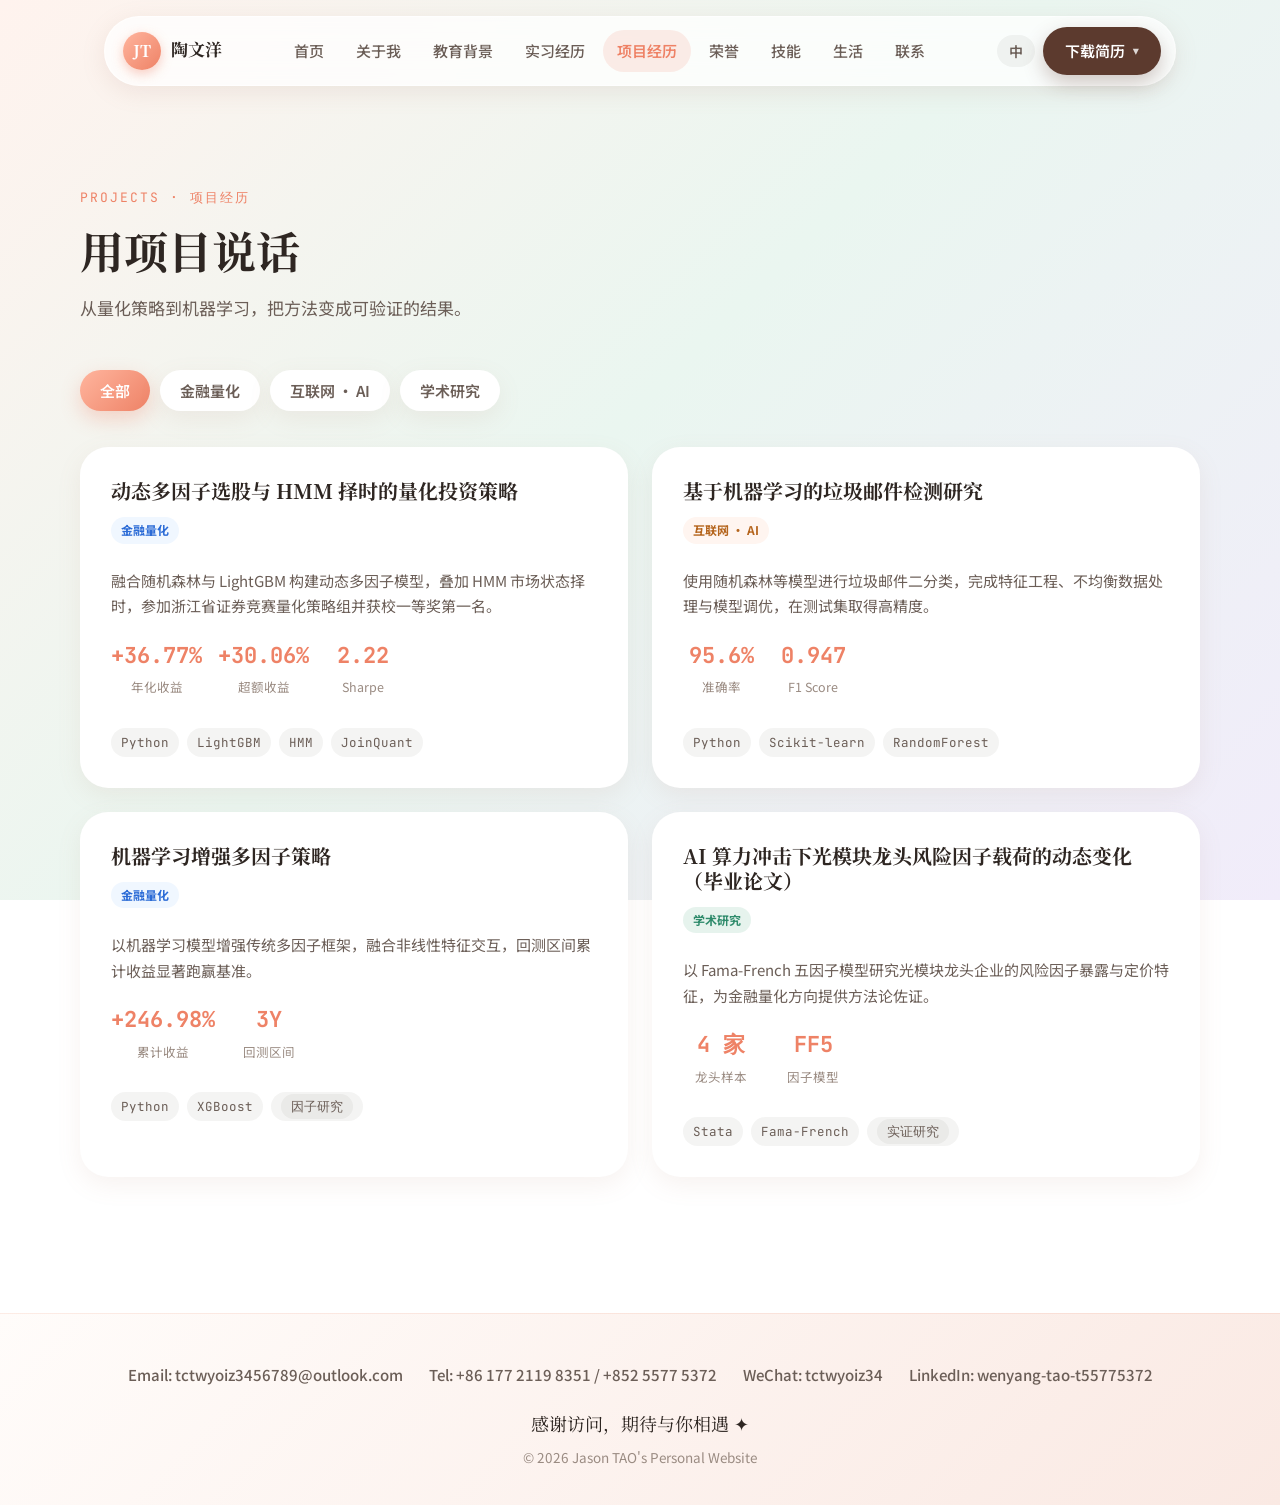
<file: projects.html>
<!DOCTYPE html>
<html lang="zh">
<head>
  <meta charset="UTF-8" />
  <meta name="viewport" content="width=device-width, initial-scale=1.0, viewport-fit=cover" />
  <title>项目经历 · 陶文洋 | 金融工程 × 数据智能</title>
  <meta name="description" content="陶文洋的项目经历：动态多因子选股、垃圾邮件检测、机器学习增强多因子策略、光模块风险因子研究。" />
  <link rel="icon" href="favicon.svg" type="image/svg+xml" />
  <link rel="preconnect" href="https://fonts.googleapis.com" />
  <link rel="preconnect" href="https://fonts.gstatic.com" crossorigin />
  <link href="https://fonts.googleapis.com/css2?family=Noto+Serif+SC:wght@500;700;900&family=Noto+Sans+SC:wght@400;500;700&family=JetBrains+Mono:wght@500;700&display=swap" rel="stylesheet" />
  <link rel="stylesheet" href="css/style.css" />
  <!-- 百度统计：在 https://tongji.baidu.com 后台「网站管理」获取站点 ID 后，替换下方 36034b7837ccd9b4adc5d0ca4b8df288 -->
  <script>
    var _hmt = _hmt || [];
    (function() {
      var hm = document.createElement("script");
      hm.src = "https://hm.baidu.com/hm.js?36034b7837ccd9b4adc5d0ca4b8df288";
      var s = document.getElementsByTagName("script")[0];
      s.parentNode.insertBefore(hm, s);
    })();
  </script>
</head>
<body>

  <!-- ===== 导航 ===== -->
  <header class="nav">
    <div class="nav-inner">
      <a class="brand" href="index.html">
        <span class="brand-mark">JT</span>
        <span class="brand-name"><span class="zh">陶文洋</span><span class="en">Jason Tao</span></span>
      </a>
      <nav class="nav-links" id="navLinks">
        <a href="index.html" class="nav-link"><span class="zh">首页</span><span class="en">Home</span></a>
        <a href="about.html" class="nav-link"><span class="zh">关于我</span><span class="en">About</span></a>
        <a href="education.html" class="nav-link"><span class="zh">教育背景</span><span class="en">Education</span></a>
        <a href="experience.html" class="nav-link"><span class="zh">实习经历</span><span class="en">Experience</span></a>
        <a href="projects.html" class="nav-link active"><span class="zh">项目经历</span><span class="en">Projects</span></a>
        <a href="honors.html" class="nav-link"><span class="zh">荣誉</span><span class="en">Honors</span></a>
        <a href="skills.html" class="nav-link"><span class="zh">技能</span><span class="en">Skills</span></a>
        <a href="life.html" class="nav-link"><span class="zh">生活</span><span class="en">Life</span></a>
        <a href="contact.html" class="nav-link"><span class="zh">联系</span><span class="en">Contact</span></a>
      </nav>
      <div class="nav-actions">
        <button class="lang-toggle" id="langToggle" aria-pressed="false"><span class="zh">中</span><span class="en">EN</span></button>
        <a class="btn btn-cocoa" href="assets/resume/Tao_Wenyang_Resume.pdf" download><span class="zh">下载简历</span><span class="en">Download CV</span></a>
        <button class="nav-burger" id="navBurger" aria-label="菜单">☰</button>
      </div>
    </div>
  </header>

  <main class="container section">
    <div class="section-head">
      <span class="eyebrow"><span class="zh">PROJECTS · 项目经历</span><span class="en">PROJECTS</span></span>
      <h2 class="section-title"><span class="zh">用项目说话</span><span class="en">Showcasing Through Projects</span></h2>
      <p class="section-desc"><span class="zh">从量化策略到机器学习，把方法变成可验证的结果。</span><span class="en">From quant strategies to machine learning — turning methods into verifiable results.</span></p>
    </div>

    <!-- 筛选标签 -->
    <div class="filters">
      <button class="filter-tab active" data-filter="all"><span class="zh">全部</span><span class="en">All</span></button>
      <button class="filter-tab" data-filter="quant"><span class="zh">金融量化</span><span class="en">Financial Quant</span></button>
      <button class="filter-tab" data-filter="ai"><span class="zh">互联网 · AI</span><span class="en">Internet · AI</span></button>
      <button class="filter-tab" data-filter="research"><span class="zh">学术研究</span><span class="en">Academic Research</span></button>
    </div>

    <!-- 项目网格 -->
    <div class="grid-2">
      <!-- ① 金融量化 -->
      <div class="project-card" data-category="quant">
        <h3><span class="zh">动态多因子选股与 HMM 择时的量化投资策略</span><span class="en">Dynamic Multi-Factor Stock Selection with HMM Market Timing</span></h3>
        <span class="tag tag-blue"><span class="zh">金融量化</span><span class="en">Financial Quant</span></span>
        <p class="desc"><span class="zh">融合随机森林与 LightGBM 构建动态多因子模型，叠加 HMM 市场状态择时，参加浙江省证券竞赛量化策略组并获校一等奖第一名。</span><span class="en">Combining Random Forest and LightGBM into a dynamic multi-factor model, with HMM-based market-state timing. Entered the Zhejiang Securities Competition (Quant Strategy Division) and won 1st prize at the university level.</span></p>
        <div class="metrics">
          <div class="metric"><div class="num">+36.77%</div><div class="lbl"><span class="zh">年化收益</span><span class="en">Annual Return</span></div></div>
          <div class="metric"><div class="num">+30.06%</div><div class="lbl"><span class="zh">超额收益</span><span class="en">Excess Return</span></div></div>
          <div class="metric"><div class="num">2.22</div><div class="lbl">Sharpe</div></div>
        </div>
        <div class="stack"><span>Python</span><span>LightGBM</span><span>HMM</span><span>JoinQuant</span></div>
      </div>

      <!-- ② 互联网·AI -->
      <div class="project-card" data-category="ai">
        <h3><span class="zh">基于机器学习的垃圾邮件检测研究</span><span class="en">Machine Learning-Based Spam Detection</span></h3>
        <span class="tag tag-brown"><span class="zh">互联网 · AI</span><span class="en">Internet · AI</span></span>
        <p class="desc"><span class="zh">使用随机森林等模型进行垃圾邮件二分类，完成特征工程、不均衡数据处理与模型调优，在测试集取得高精度。</span><span class="en">Built a spam binary classifier with Random Forest and related models, covering feature engineering, imbalanced-data handling, and model tuning, achieving high precision on the test set.</span></p>
        <div class="metrics">
          <div class="metric"><div class="num">95.6%</div><div class="lbl"><span class="zh">准确率</span><span class="en">Accuracy</span></div></div>
          <div class="metric"><div class="num">0.947</div><div class="lbl">F1 Score</div></div>
        </div>
        <div class="stack"><span>Python</span><span>Scikit-learn</span><span>RandomForest</span></div>
      </div>

      <!-- ③ 金融量化 -->
      <div class="project-card" data-category="quant">
        <h3><span class="zh">机器学习增强多因子策略</span><span class="en">Machine-Learning-Enhanced Multi-Factor Strategy</span></h3>
        <span class="tag tag-blue"><span class="zh">金融量化</span><span class="en">Financial Quant</span></span>
        <p class="desc"><span class="zh">以机器学习模型增强传统多因子框架，融合非线性特征交互，回测区间累计收益显著跑赢基准。</span><span class="en">Enhanced the traditional multi-factor framework with ML models and non-linear feature interactions; cumulative return over the backtest period significantly outperformed the benchmark.</span></p>
        <div class="metrics">
          <div class="metric"><div class="num">+246.98%</div><div class="lbl"><span class="zh">累计收益</span><span class="en">Cumulative Return</span></div></div>
          <div class="metric"><div class="num">3Y</div><div class="lbl"><span class="zh">回测区间</span><span class="en">Backtest Period</span></div></div>
        </div>
        <div class="stack"><span>Python</span><span>XGBoost</span><span><span class="zh">因子研究</span><span class="en">Factor Research</span></span></div>
      </div>

      <!-- ④ 学术研究 -->
      <div class="project-card" data-category="research">
        <h3><span class="zh">AI 算力冲击下光模块龙头风险因子载荷的动态变化（毕业论文）</span><span class="en">Dynamic Risk-Factor Loadings of Optical-Module Leaders Under AI Compute Shock (Thesis)</span></h3>
        <span class="tag tag-mint"><span class="zh">学术研究</span><span class="en">Academic Research</span></span>
        <p class="desc"><span class="zh">以 Fama-French 五因子模型研究光模块龙头企业的风险因子暴露与定价特征，为金融量化方向提供方法论佐证。</span><span class="en">Studied the risk-factor exposure and pricing characteristics of optical-module leaders via the Fama-French five-factor model, providing methodological support for the quant direction.</span></p>
        <div class="metrics">
          <div class="metric"><div class="num"><span class="zh">4 家</span><span class="en">4</span></div><div class="lbl"><span class="zh">龙头样本</span><span class="en">Sample Leaders</span></div></div>
          <div class="metric"><div class="num">FF5</div><div class="lbl"><span class="zh">因子模型</span><span class="en">Factor Model</span></div></div>
        </div>
        <div class="stack"><span>Stata</span><span>Fama-French</span><span><span class="zh">实证研究</span><span class="en">Empirical Study</span></span></div>
      </div>
    </div>
  </main>

  <!-- ===== 页脚 ===== -->
  <footer class="footer">
    <div class="footer-inner">
      <div class="footer-contact">
        <span>Email: <a href="mailto:tctwyoiz3456789@outlook.com">tctwyoiz3456789@outlook.com</a></span>
        <span>Tel: +86 177 2119 8351 / +852 5577 5372</span>
        <span>WeChat: tctwyoiz34</span>
        <span>LinkedIn: <a href="https://www.linkedin.com/in/wenyang-tao-t55775372" target="_blank" rel="noopener">wenyang-tao-t55775372</a></span>
      </div>
      <p class="footer-sign"><span class="zh">感谢访问，期待与你相遇 ✦</span><span class="en">Thanks for visiting — looking forward to connecting with you ✦</span></p>
      <p class="footer-copy">© 2026 Jason TAO's Personal Website</p>
    </div>
  </footer>

  <script src="js/main.js"></script>
</body>
</html>
</file>
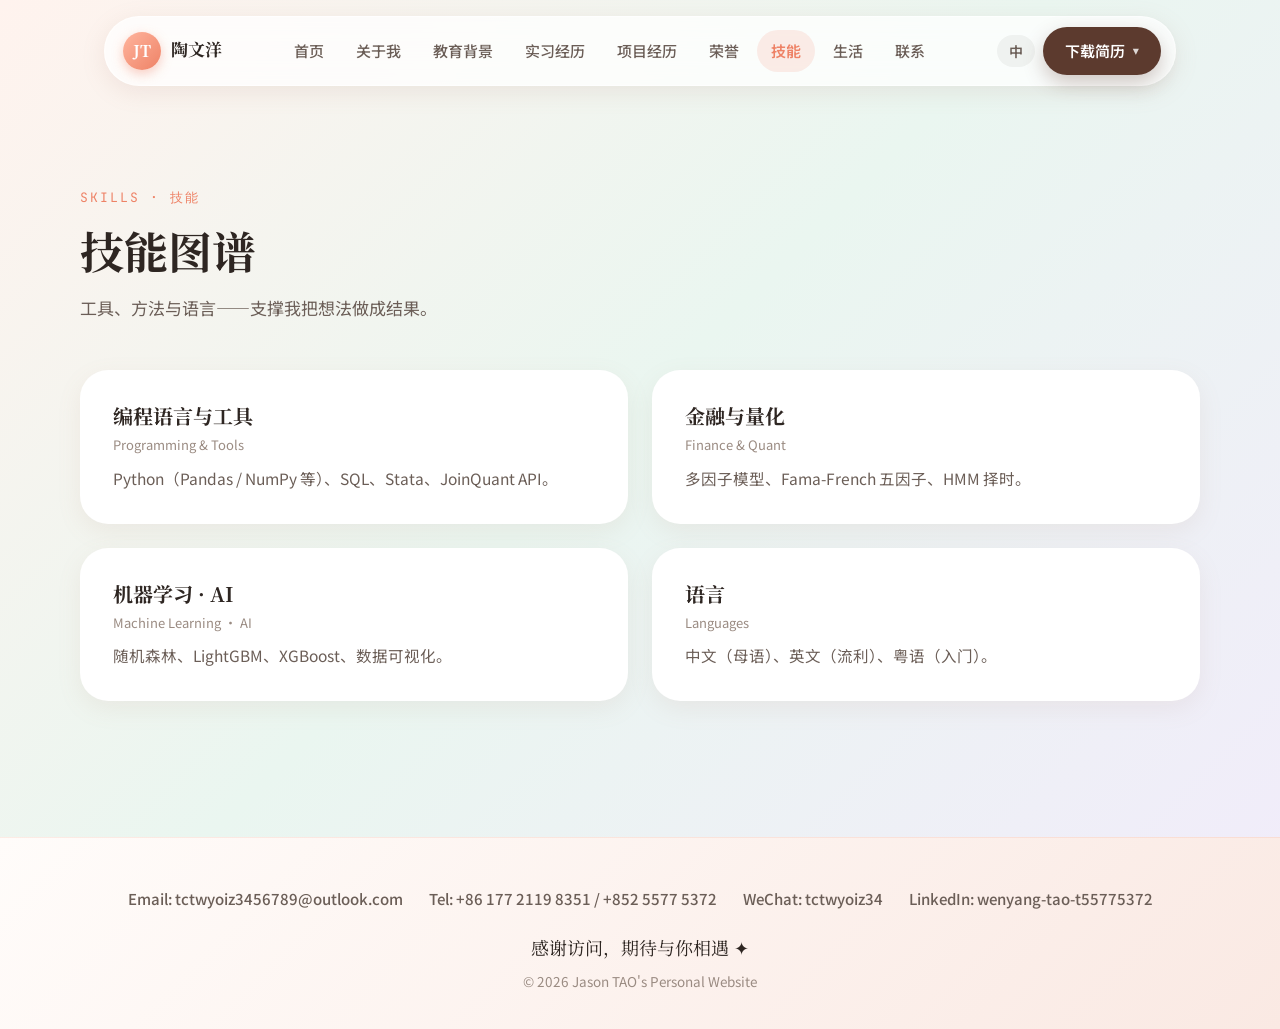
<file: skills.html>
<!DOCTYPE html>
<html lang="zh">
<head>
  <meta charset="UTF-8" />
  <meta name="viewport" content="width=device-width, initial-scale=1.0, viewport-fit=cover" />
  <title>技能 · 陶文洋 | 金融工程 × 数据智能</title>
  <meta name="description" content="陶文洋的技能图谱：编程语言与工具、金融与量化、机器学习·AI、语言。" />
  <link rel="icon" href="favicon.svg" type="image/svg+xml" />
  <link rel="preconnect" href="https://fonts.googleapis.com" />
  <link rel="preconnect" href="https://fonts.gstatic.com" crossorigin />
  <link href="https://fonts.googleapis.com/css2?family=Noto+Serif+SC:wght@500;700;900&family=Noto+Sans+SC:wght@400;500;700&family=JetBrains+Mono:wght@500;700&display=swap" rel="stylesheet" />
  <link rel="stylesheet" href="css/style.css" />
  <!-- 百度统计：在 https://tongji.baidu.com 后台「网站管理」获取站点 ID 后，替换下方 36034b7837ccd9b4adc5d0ca4b8df288 -->
  <script>
    var _hmt = _hmt || [];
    (function() {
      var hm = document.createElement("script");
      hm.src = "https://hm.baidu.com/hm.js?36034b7837ccd9b4adc5d0ca4b8df288";
      var s = document.getElementsByTagName("script")[0];
      s.parentNode.insertBefore(hm, s);
    })();
  </script>
</head>
<body>

  <!-- ===== 导航 ===== -->
  <header class="nav">
    <div class="nav-inner">
      <a class="brand" href="index.html">
        <span class="brand-mark">JT</span>
        <span class="brand-name"><span class="zh">陶文洋</span><span class="en">Wenyang Tao</span></span>
      </a>
      <nav class="nav-links" id="navLinks">
        <a href="index.html" class="nav-link"><span class="zh">首页</span><span class="en">Home</span></a>
        <a href="about.html" class="nav-link"><span class="zh">关于我</span><span class="en">About</span></a>
        <a href="education.html" class="nav-link"><span class="zh">教育背景</span><span class="en">Education</span></a>
        <a href="experience.html" class="nav-link"><span class="zh">实习经历</span><span class="en">Experience</span></a>
        <a href="projects.html" class="nav-link"><span class="zh">项目经历</span><span class="en">Projects</span></a>
        <a href="honors.html" class="nav-link"><span class="zh">荣誉</span><span class="en">Honors</span></a>
        <a href="skills.html" class="nav-link active"><span class="zh">技能</span><span class="en">Skills</span></a>
        <a href="life.html" class="nav-link"><span class="zh">生活</span><span class="en">Life</span></a>
        <a href="contact.html" class="nav-link"><span class="zh">联系</span><span class="en">Contact</span></a>
      </nav>
      <div class="nav-actions">
        <button class="lang-toggle" id="langToggle" aria-pressed="false"><span class="zh">中</span><span class="en">EN</span></button>
        <a class="btn btn-cocoa" href="assets/resume/Tao_Wenyang_Resume.pdf" download><span class="zh">下载简历</span><span class="en">Download CV</span></a>
        <button class="nav-burger" id="navBurger" aria-label="菜单">☰</button>
      </div>
    </div>
  </header>

  <main class="container section">
    <div class="section-head">
      <span class="eyebrow"><span class="zh">SKILLS · 技能</span><span class="en">SKILLS</span></span>
      <h2 class="section-title"><span class="zh">技能图谱</span><span class="en">Skills Map</span></h2>
      <p class="section-desc"><span class="zh">工具、方法与语言——支撑我把想法做成结果。</span><span class="en">Tools, methods, and languages that turn my ideas into outcomes.</span></p>
    </div>

    <div class="skill-grid">
      <div class="skill-card">
        <h3><span class="zh">编程语言与工具</span><span class="en">Programming &amp; Tools</span></h3>
        <p class="sub" style="margin-bottom:8px;">Programming &amp; Tools</p>
        <p style="color:var(--ink-soft);font-size:15.5px;line-height:1.7;">
          <span class="zh">Python（Pandas / NumPy 等）、SQL、Stata、JoinQuant API。</span><span class="en">Python (Pandas / NumPy, etc.), SQL, Stata, JoinQuant API.</span>
        </p>
      </div>

      <div class="skill-card">
        <h3><span class="zh">金融与量化</span><span class="en">Finance &amp; Quant</span></h3>
        <p class="sub" style="margin-bottom:8px;">Finance &amp; Quant</p>
        <p style="color:var(--ink-soft);font-size:15.5px;line-height:1.7;">
          <span class="zh">多因子模型、Fama-French 五因子、HMM 择时。</span><span class="en">Multi-factor models, Fama-French five-factor, HMM market timing.</span>
        </p>
      </div>

      <div class="skill-card">
        <h3><span class="zh">机器学习 · AI</span><span class="en">Machine Learning · AI</span></h3>
        <p class="sub" style="margin-bottom:8px;">Machine Learning · AI</p>
        <p style="color:var(--ink-soft);font-size:15.5px;line-height:1.7;">
          <span class="zh">随机森林、LightGBM、XGBoost、数据可视化。</span><span class="en">Random Forest, LightGBM, XGBoost, data visualization.</span>
        </p>
      </div>

      <div class="skill-card">
        <h3><span class="zh">语言</span><span class="en">Languages</span></h3>
        <p class="sub" style="margin-bottom:8px;">Languages</p>
        <p style="color:var(--ink-soft);font-size:15.5px;line-height:1.7;">
          <span class="zh">中文（母语）、英文（流利）、粤语（入门）。</span><span class="en">Chinese (Native), English (Fluent), Cantonese (Beginner).</span>
        </p>
      </div>
    </div>
  </main>

  <!-- ===== 页脚 ===== -->
  <footer class="footer">
    <div class="footer-inner">
      <div class="footer-contact">
        <span>Email: <a href="mailto:tctwyoiz3456789@outlook.com">tctwyoiz3456789@outlook.com</a></span>
        <span>Tel: +86 177 2119 8351 / +852 5577 5372</span>
        <span>WeChat: tctwyoiz34</span>
        <span>LinkedIn: <a href="https://www.linkedin.com/in/wenyang-tao-t55775372" target="_blank" rel="noopener">wenyang-tao-t55775372</a></span>
      </div>
      <p class="footer-sign"><span class="zh">感谢访问，期待与你相遇 ✦</span><span class="en">Thanks for visiting — looking forward to connecting with you ✦</span></p>
      <p class="footer-copy">© 2026 Jason TAO's Personal Website</p>
    </div>
  </footer>

  <script src="js/main.js"></script>
</body>
</html>
</file>
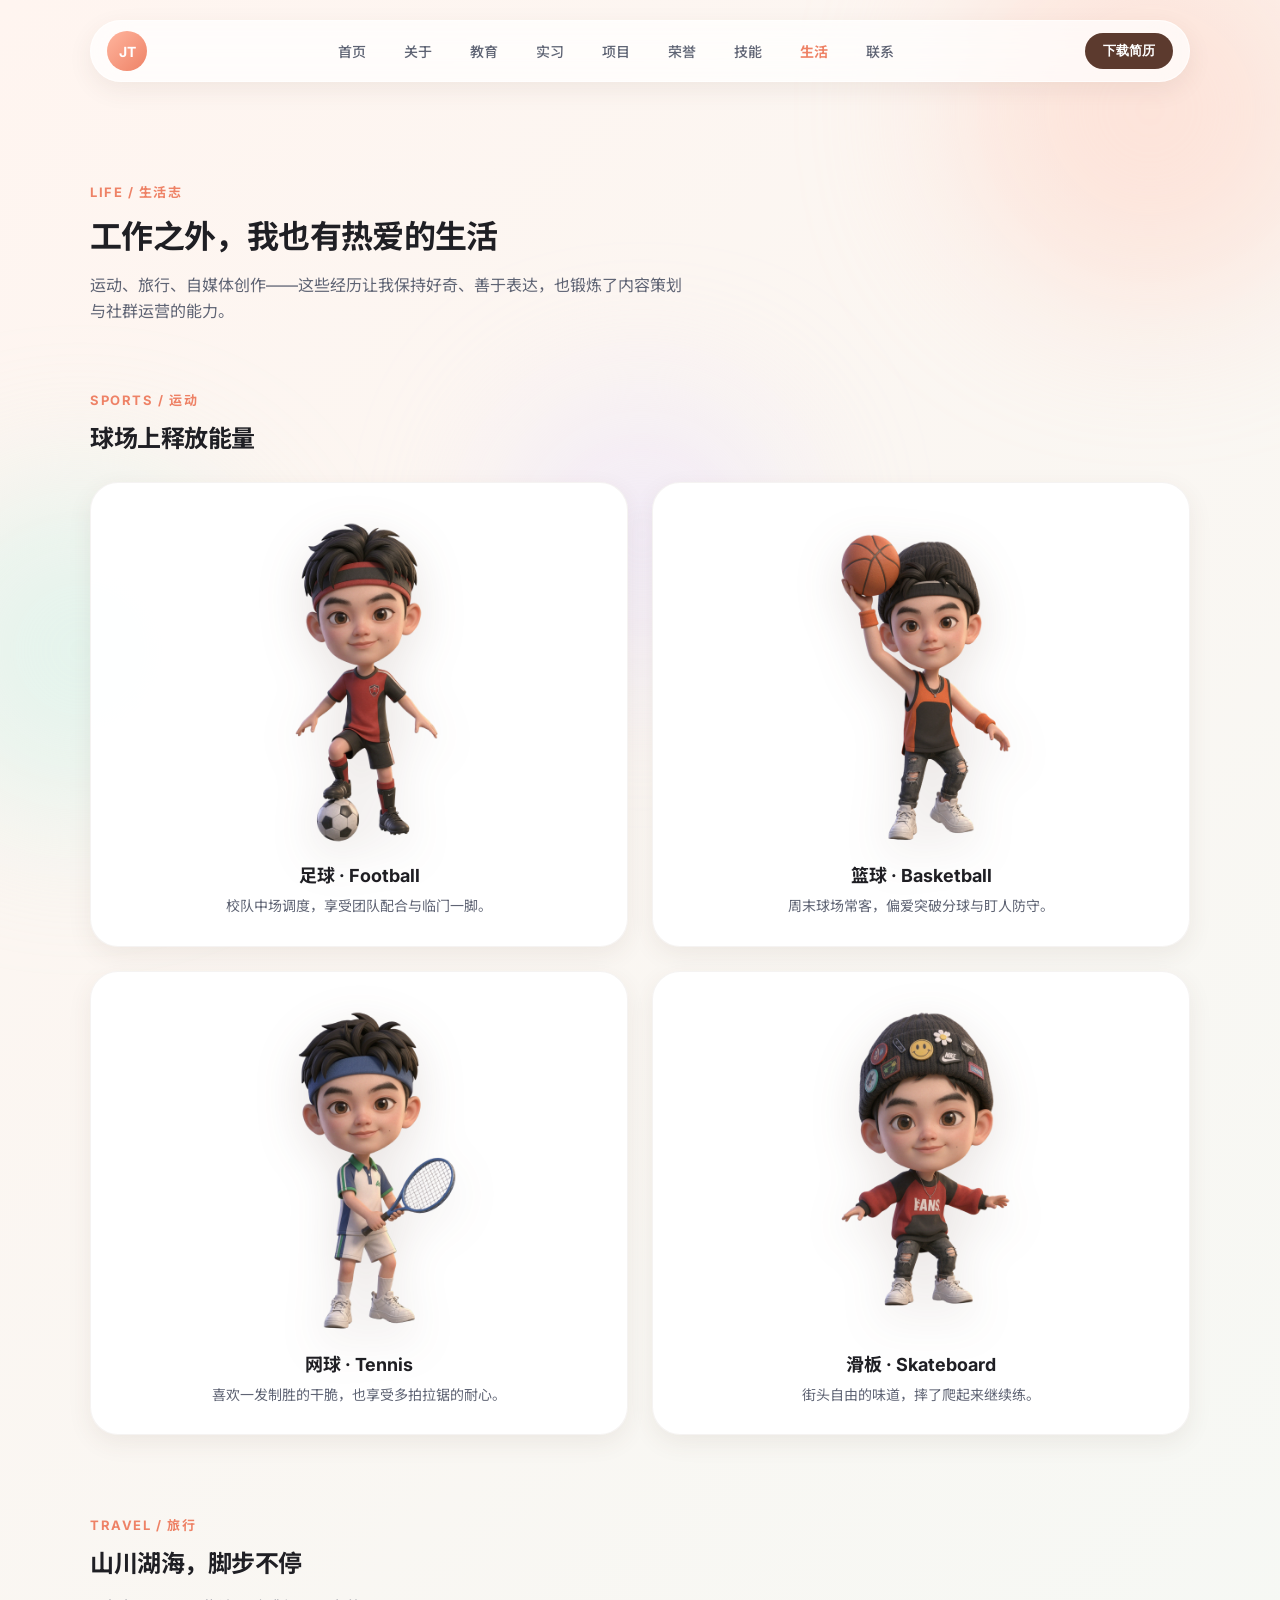
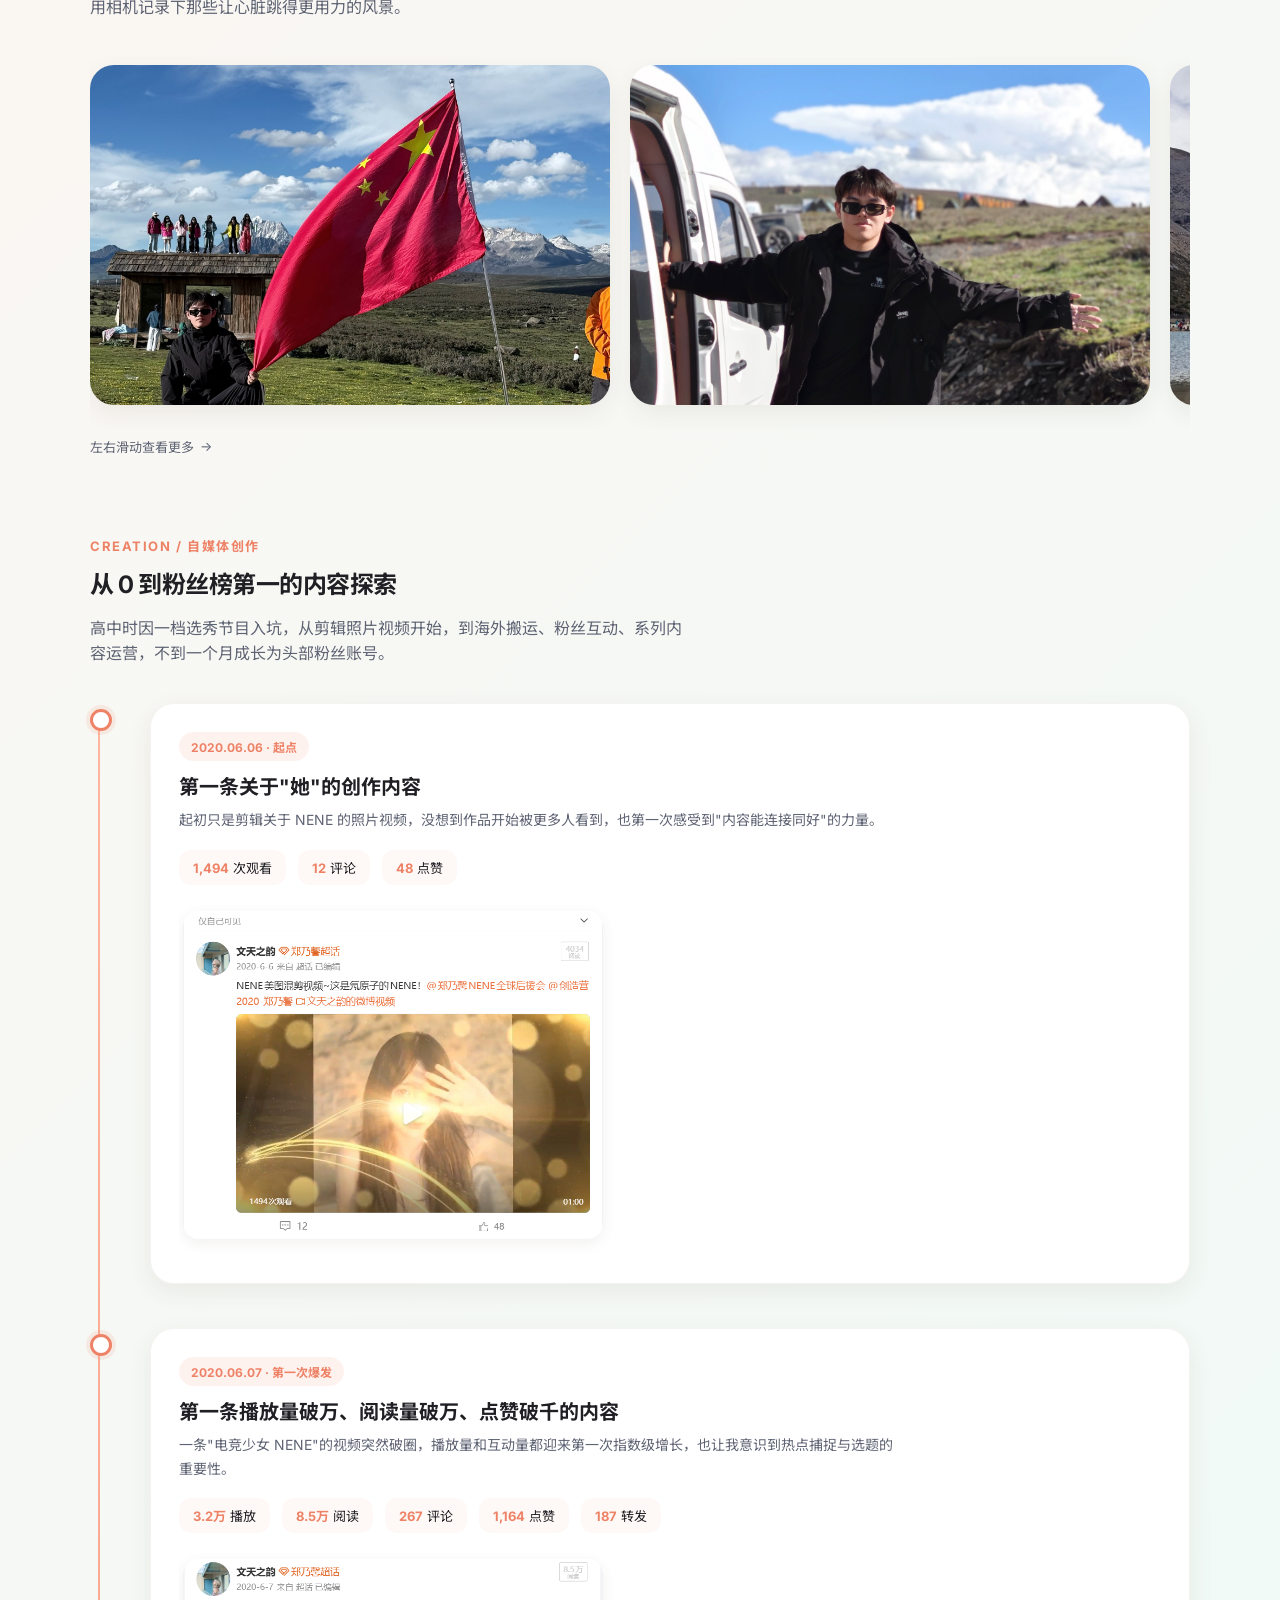
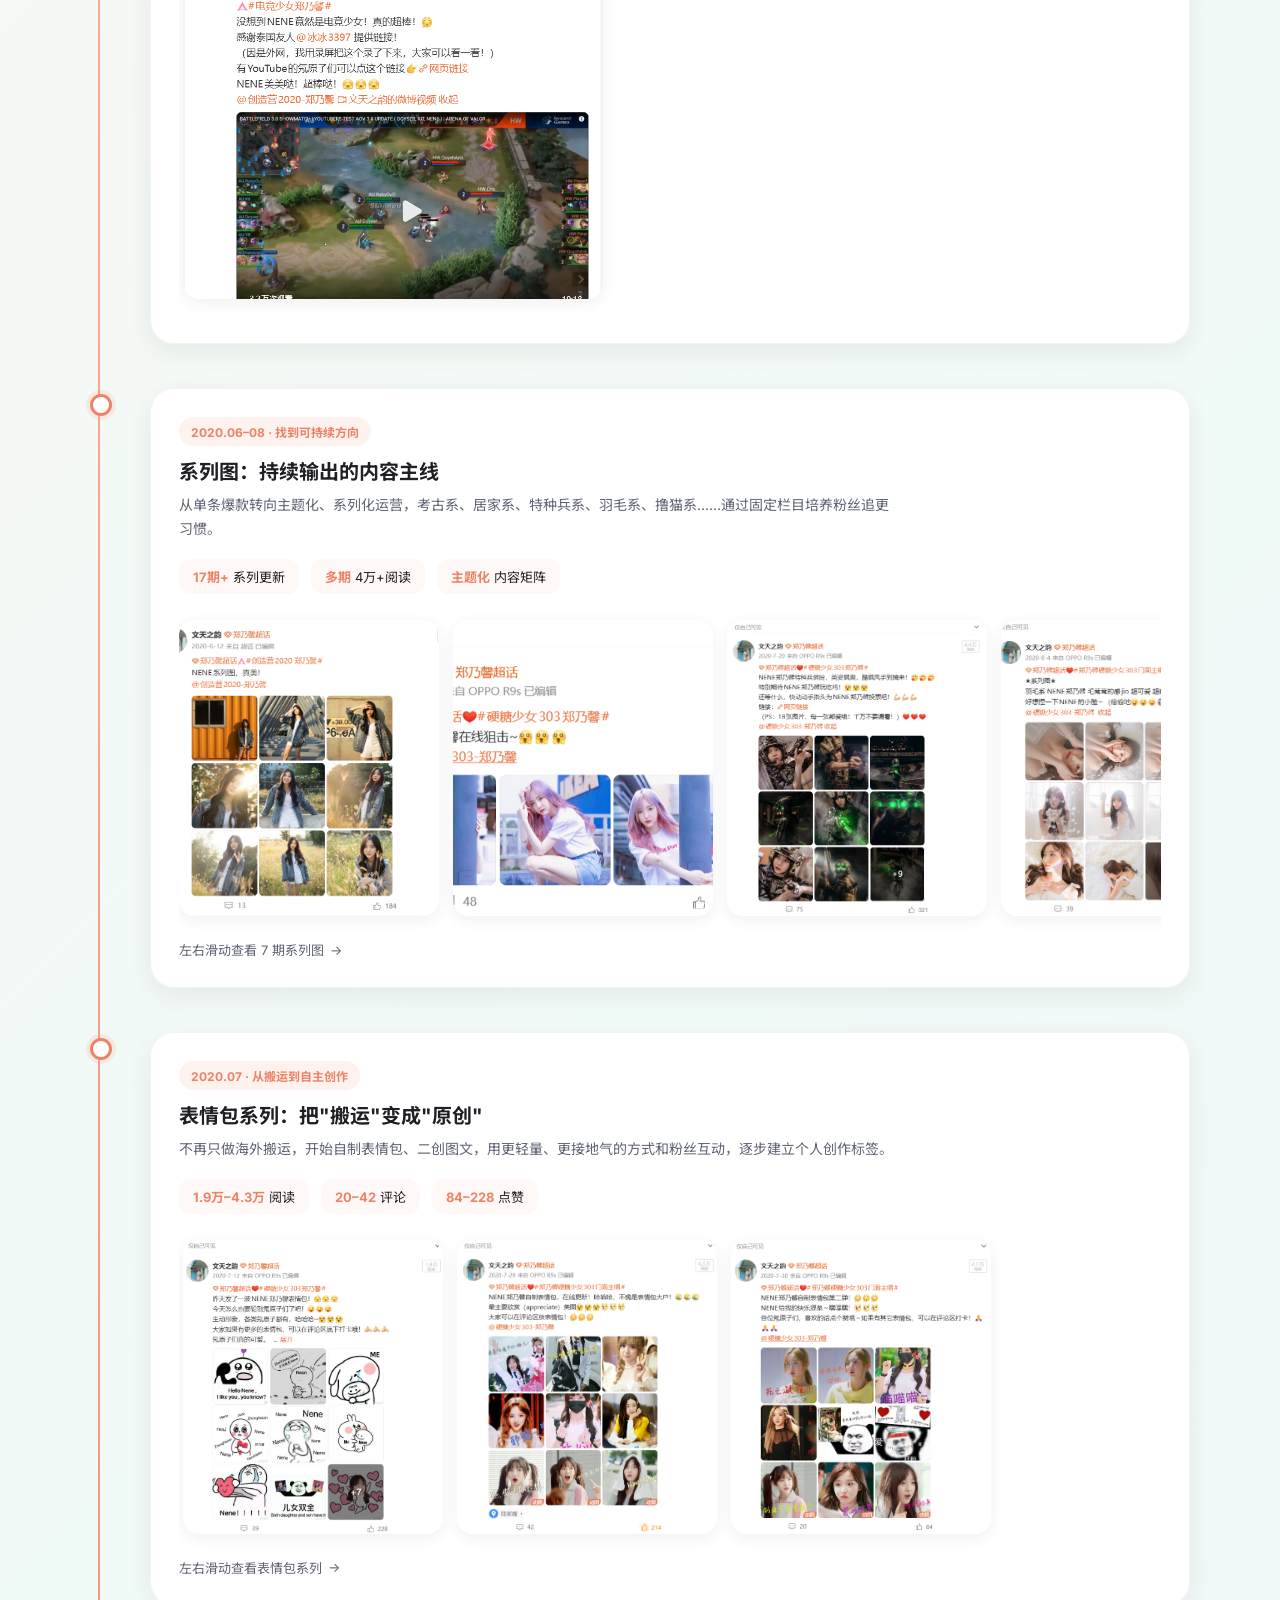
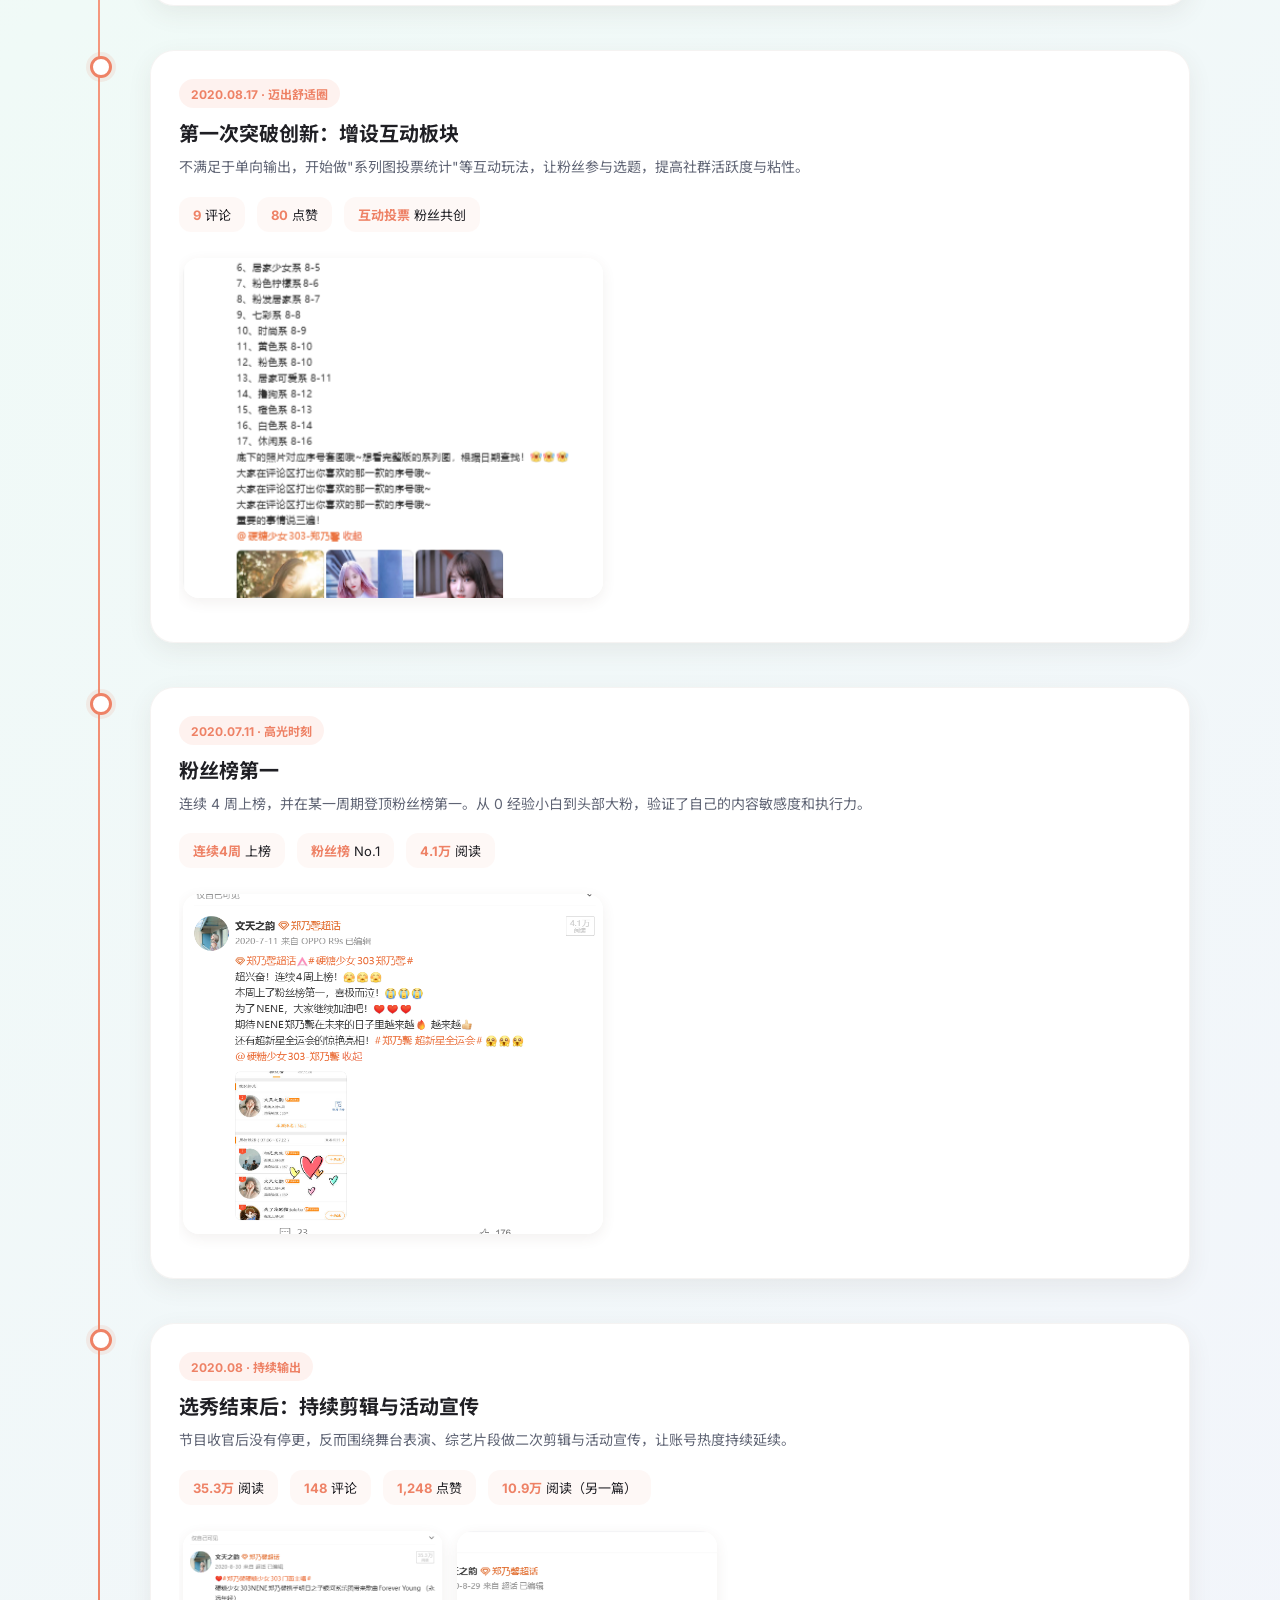
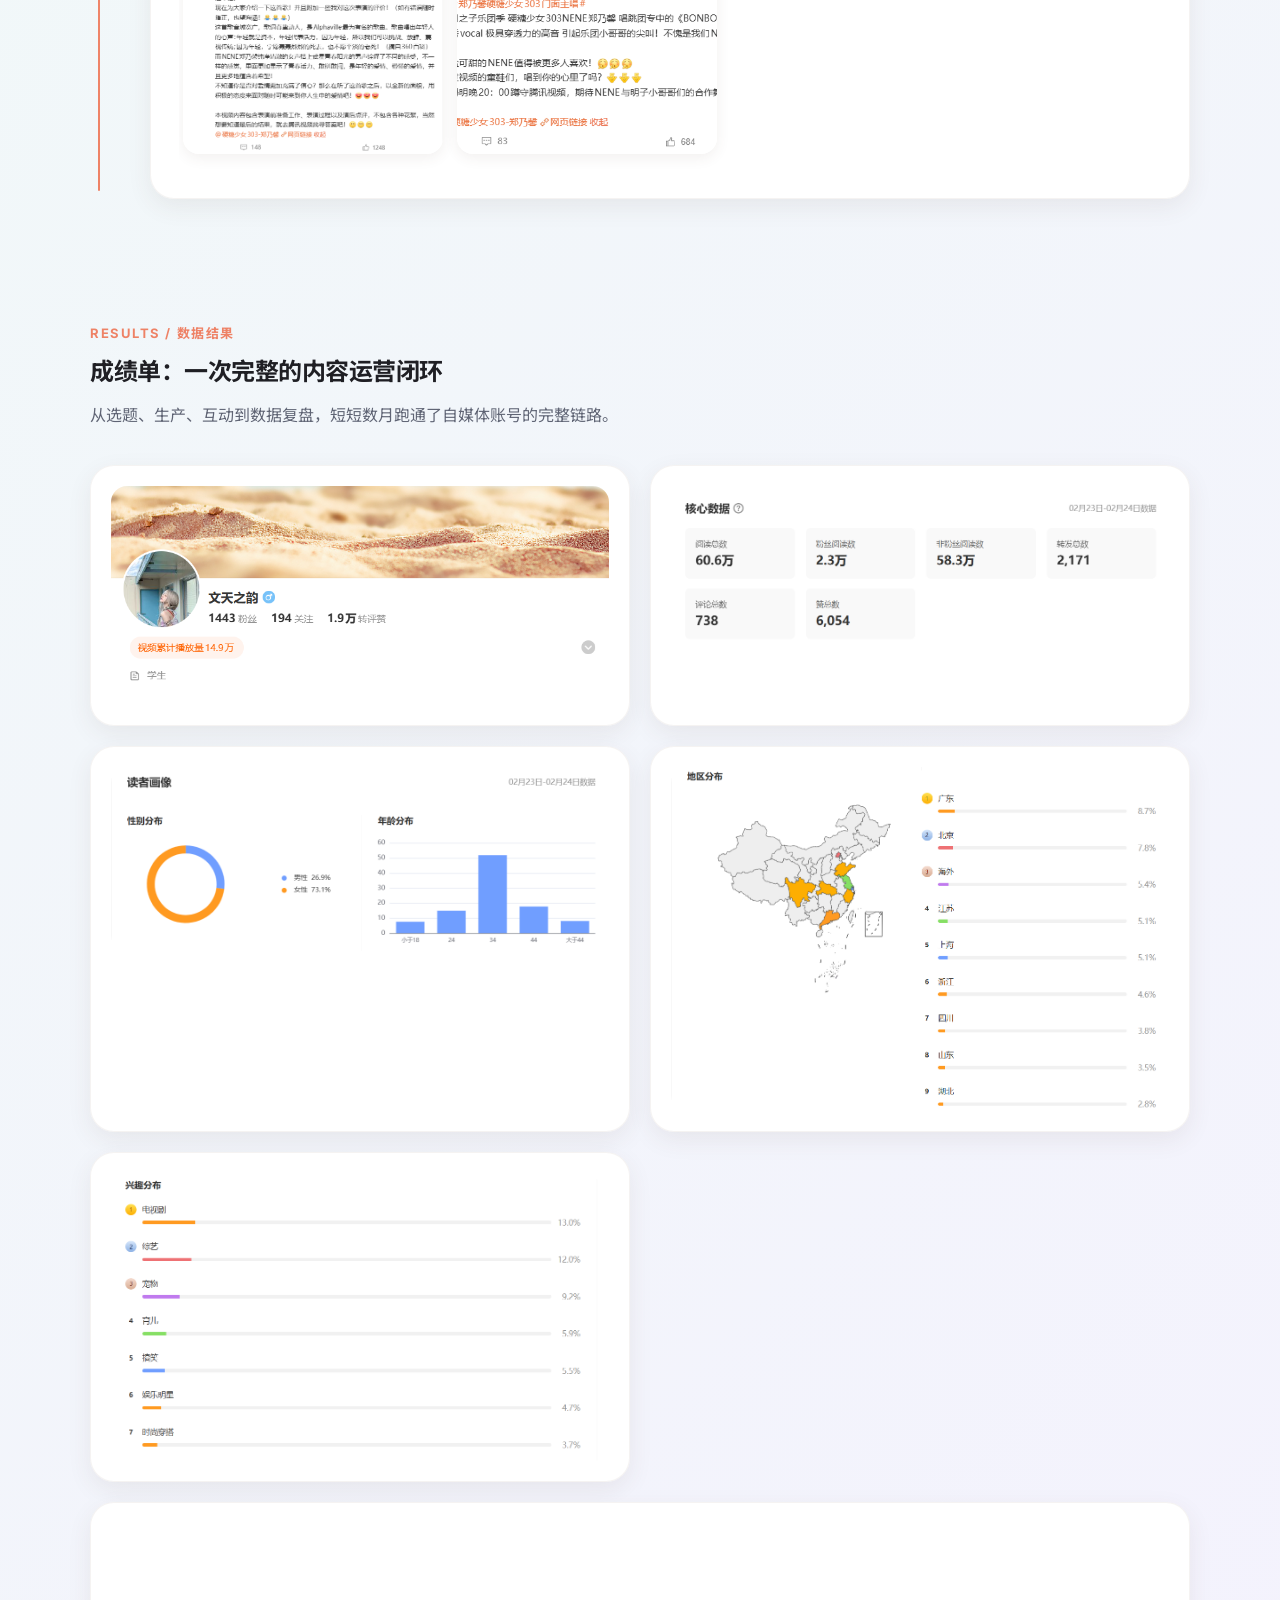
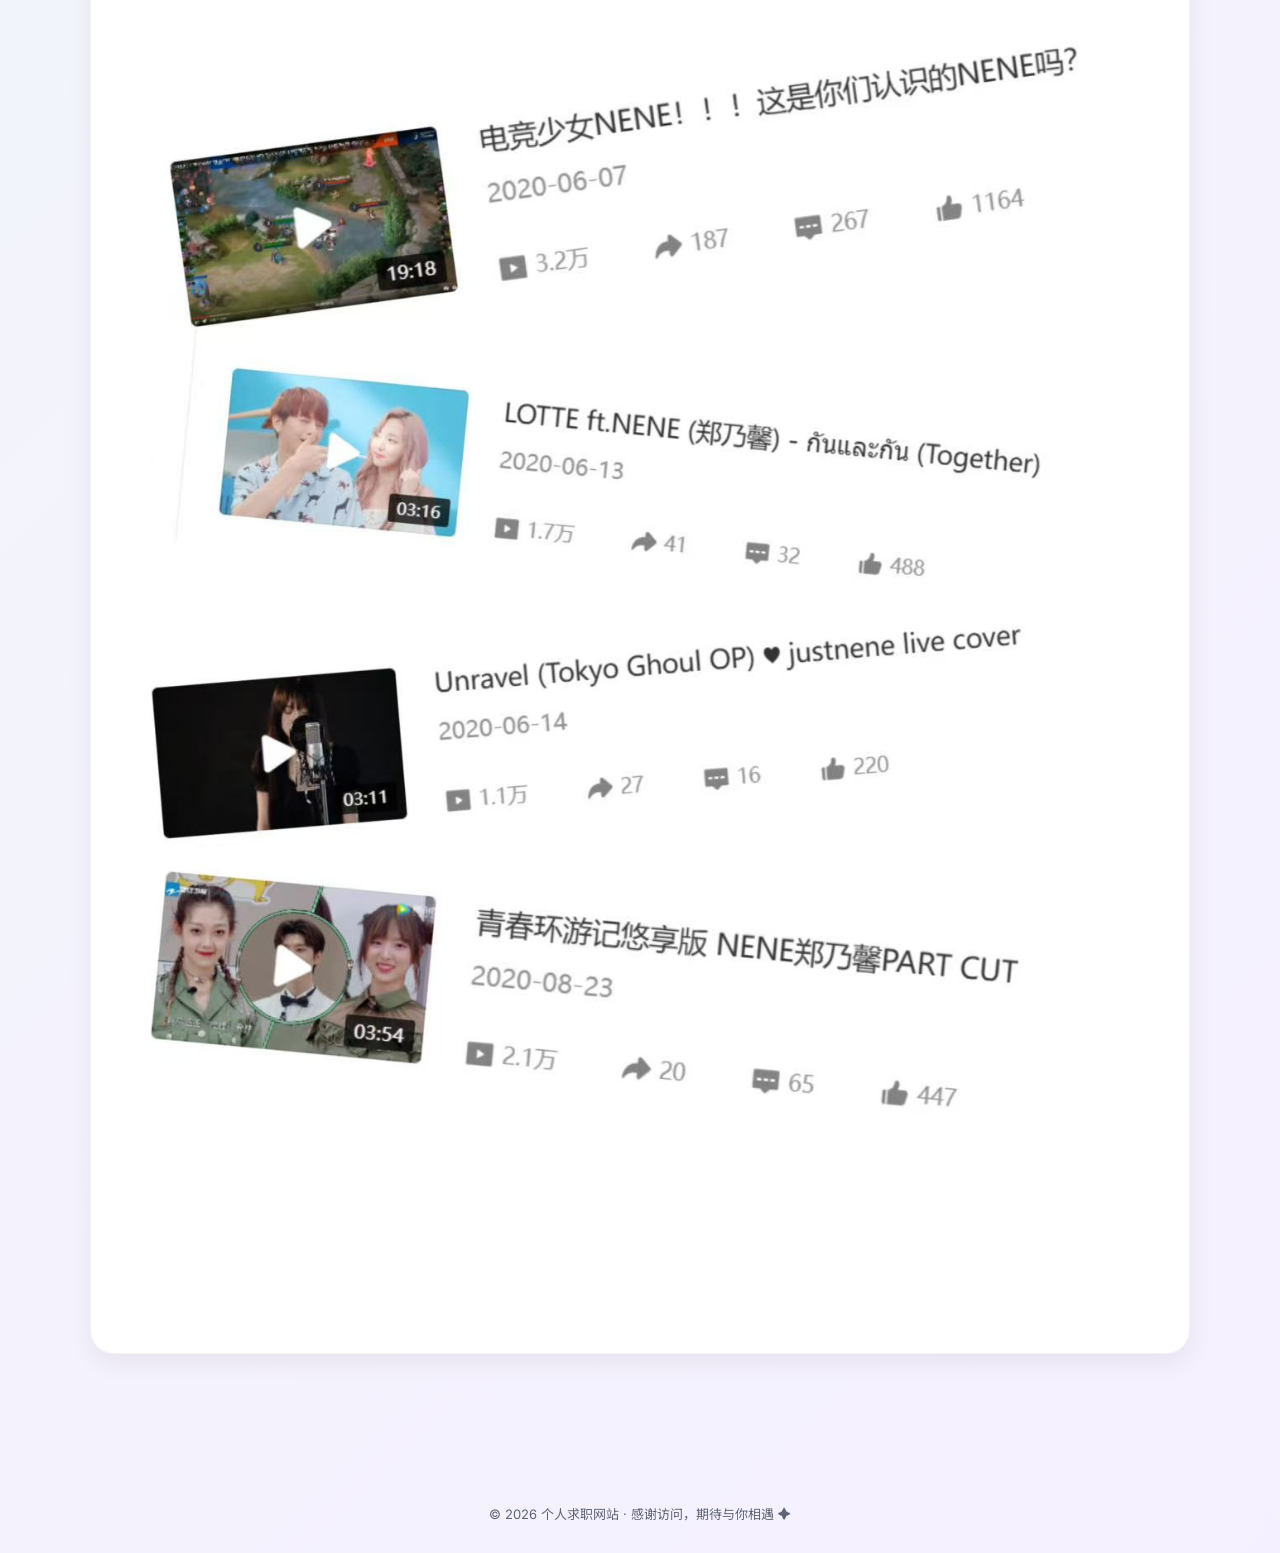
<file: interaction-prototype/life-page-v2.html>
<!DOCTYPE html>
<html lang="zh-CN" data-page-node-id="AHIzmtbWmERmeCOflP6iF1">
<head data-page-node-id="KaaKhmEzTy4ur9CXLCNJWb">
  <meta charset="UTF-8" data-page-node-id="hUgoVMwILP6VsZIt9wfcYH" />
  <meta name="viewport" content="width=device-width, initial-scale=1.0" data-page-node-id="0uY2EYhAf0FYivYpQmBC4a" />
  <title>陶文洋 | 生活志 - Travel & Creation</title>
  <link rel="preconnect" href="https://fonts.googleapis.com" data-page-node-id="3c8rq7F5BgTCUdLEMSHbyJ" />
  <link rel="preconnect" href="https://fonts.gstatic.com" crossorigin data-page-node-id="MQ5QwEVNGcOfiGulmG86pQ" />
  <link href="https://fonts.googleapis.com/css2?family=Inter:wght@400;500;600;700&family=Noto+Sans+SC:wght@400;500;700&display=swap" rel="stylesheet" data-page-node-id="cDGe0Id0fOuBJQfz2qGI48" />
  <style>
    :root {
      --coral: #EE8266;
      --coral-light: #FFB59E;
      --cocoa: #5C3A2E;
      --ink: #1F1F24;
      --muted: #5F6474;
      --card: rgba(255, 255, 255, 0.96);
      --glass: rgba(255, 255, 255, 0.72);
      --shadow-sm: 0 8px 24px rgba(92, 58, 46, 0.08);
      --shadow-md: 0 16px 40px rgba(92, 58, 46, 0.12);
      --shadow-lg: 0 24px 60px rgba(92, 58, 46, 0.16);
    }

    * { box-sizing: border-box; }
    html { scroll-behavior: smooth; }

    body {
      margin: 0;
      font-family: "Inter", "Noto Sans SC", -apple-system, BlinkMacSystemFont, sans-serif;
      color: var(--ink);
      background: linear-gradient(135deg, #FFF5F0 0%, #F0FAF7 45%, #F5F0FF 100%);
      min-height: 100vh;
      overflow-x: hidden;
    }

    .ambient {
      position: fixed;
      inset: 0;
      pointer-events: none;
      z-index: 0;
    }
    .orb {
      position: absolute;
      border-radius: 50%;
      filter: blur(80px);
      opacity: 0.5;
      animation: drift 16s ease-in-out infinite alternate;
    }
    .orb-1 { width: 380px; height: 380px; background: #FFD1C2; top: -80px; right: -60px; }
    .orb-2 { width: 320px; height: 320px; background: #C9F2E8; bottom: 10%; left: -80px; animation-duration: 20s; }
    .orb-3 { width: 260px; height: 260px; background: #E6DDFD; top: 45%; left: 40%; animation-duration: 18s; }
    @keyframes drift {
      0% { transform: translate(0, 0) scale(1); }
      100% { transform: translate(30px, -30px) scale(1.08); }
    }

    /* Navigation */
    nav {
      position: sticky;
      top: 20px;
      z-index: 100;
      margin: 20px auto 0;
      width: min(1100px, calc(100% - 40px));
      padding: 10px 16px;
      background: var(--glass);
      backdrop-filter: blur(18px);
      -webkit-backdrop-filter: blur(18px);
      border-radius: 999px;
      box-shadow: var(--shadow-sm);
      border: 1px solid rgba(255, 255, 255, 0.65);
      display: flex;
      align-items: center;
      justify-content: space-between;
    }
    .logo {
      width: 40px; height: 40px;
      border-radius: 50%;
      background: linear-gradient(135deg, var(--coral-light), var(--coral));
      color: white;
      display: grid;
      place-items: center;
      font-weight: 700;
      font-size: 14px;
    }
    .nav-links { display: flex; gap: 6px; }
    .nav-link {
      padding: 8px 16px;
      border-radius: 999px;
      font-size: 14px;
      font-weight: 500;
      color: var(--muted);
      text-decoration: none;
      transition: all .25s cubic-bezier(.34,1.56,.64,1);
    }
    .nav-link:hover { color: var(--coral); background: rgba(238,130,102,.1); }
    .nav-link.active { color: var(--coral); font-weight: 700; }
    .btn-resume {
      padding: 9px 18px;
      border-radius: 999px;
      background: var(--cocoa);
      color: #fff;
      font-size: 13px;
      font-weight: 600;
      border: none;
      cursor: pointer;
    }

    main { position: relative; z-index: 1; padding: 40px 0 80px; }
    .container { width: min(1100px, calc(100% - 40px)); margin: 0 auto; }

    /* Section header */
    .section { padding: 60px 0 20px; }
    .eyebrow {
      font-size: 13px;
      font-weight: 700;
      letter-spacing: 0.12em;
      color: var(--coral);
      text-transform: uppercase;
      margin-bottom: 10px;
    }
    .section h2 {
      font-size: 32px;
      margin: 0 0 12px;
      letter-spacing: -0.02em;
    }
    .section .sub {
      color: var(--muted);
      font-size: 16px;
      max-width: 600px;
      line-height: 1.6;
      margin-bottom: 36px;
    }

    /* Hobby cards */
    .hobby-grid {
      display: grid;
      grid-template-columns: repeat(2, 1fr);
      gap: 24px;
    }
    .hobby-card {
      background: var(--card);
      border-radius: 28px;
      padding: 32px 32px 28px;
      border: 1px solid rgba(92,58,46,.06);
      box-shadow: var(--shadow-sm);
      display: flex;
      flex-direction: column;
      align-items: center;
      text-align: center;
      transition: all .35s cubic-bezier(.34,1.56,.64,1);
    }
    .hobby-card:hover {
      transform: translateY(-8px);
      box-shadow: var(--shadow-lg);
    }
    .hobby-avatar {
      width: 220px; height: 330px;
      margin-bottom: 16px;
      transition: transform .4s cubic-bezier(.34,1.56,.64,1);
    }
    .hobby-card:hover .hobby-avatar { transform: translateY(-10px) rotate(-2deg); }
    .hobby-avatar img {
      width: 100%; height: 100%;
      object-fit: cover;
      object-position: top;
      border-radius: 20px;
      filter: drop-shadow(0 14px 24px rgba(92,58,46,.14));
    }
    .hobby-title { font-size: 18px; font-weight: 700; margin: 0 0 8px; }
    .hobby-desc { font-size: 14px; color: var(--muted); line-height: 1.6; margin: 0; max-width: 320px; }

    /* Travel horizontal scroll */
    .travel-scroll {
      display: flex;
      gap: 20px;
      overflow-x: auto;
      padding: 8px 8px 24px;
      scroll-snap-type: x mandatory;
      -webkit-overflow-scrolling: touch;
    }
    .travel-scroll::-webkit-scrollbar { height: 6px; }
    .travel-scroll::-webkit-scrollbar-track { background: rgba(92,58,46,.06); border-radius: 4px; }
    .travel-scroll::-webkit-scrollbar-thumb { background: var(--coral-light); border-radius: 4px; }
    .travel-photo {
      flex: 0 0 auto;
      width: 520px;
      height: 340px;
      border-radius: 24px;
      overflow: hidden;
      scroll-snap-align: start;
      box-shadow: var(--shadow-sm);
      transition: transform .3s ease, box-shadow .3s ease;
    }
    .travel-photo:hover { transform: translateY(-4px); box-shadow: var(--shadow-md); }
    .travel-photo img { width: 100%; height: 100%; object-fit: cover; }
    .scroll-hint {
      display: inline-flex;
      align-items: center;
      gap: 6px;
      font-size: 13px;
      color: var(--muted);
      margin-top: 8px;
    }
    .scroll-hint::after {
      content: "→";
      animation: bounceX 1s infinite;
    }
    @keyframes bounceX {
      0%, 100% { transform: translateX(0); }
      50% { transform: translateX(4px); }
    }

    /* Timeline */
    .timeline {
      position: relative;
      padding-left: 28px;
    }
    .timeline::before {
      content: "";
      position: absolute;
      left: 8px;
      top: 8px;
      bottom: 8px;
      width: 2px;
      background: linear-gradient(180deg, var(--coral-light), var(--coral));
      border-radius: 2px;
    }
    .milestone {
      position: relative;
      margin-bottom: 44px;
      padding-left: 32px;
    }
    .milestone::before {
      content: "";
      position: absolute;
      left: -28px;
      top: 6px;
      width: 16px;
      height: 16px;
      border-radius: 50%;
      background: #fff;
      border: 3px solid var(--coral);
      box-shadow: 0 0 0 4px rgba(238,130,102,.12);
    }
    .milestone-card {
      background: var(--card);
      border-radius: 24px;
      padding: 28px;
      box-shadow: var(--shadow-sm);
      border: 1px solid rgba(92,58,46,.06);
    }
    .milestone-date {
      display: inline-block;
      padding: 6px 12px;
      background: rgba(238,130,102,.1);
      color: var(--coral);
      font-size: 12px;
      font-weight: 700;
      border-radius: 999px;
      margin-bottom: 10px;
    }
    .milestone h3 {
      font-size: 20px;
      margin: 0 0 8px;
    }
    .milestone p {
      font-size: 14px;
      color: var(--muted);
      line-height: 1.7;
      margin: 0 0 18px;
      max-width: 720px;
    }
    .metrics {
      display: flex;
      flex-wrap: wrap;
      gap: 12px;
      margin-bottom: 18px;
    }
    .metric {
      background: rgba(238,130,102,.06);
      padding: 8px 14px;
      border-radius: 12px;
      font-size: 13px;
      color: var(--ink);
    }
    .metric strong { color: var(--coral); margin-right: 4px; }

    /* Horizontal image gallery inside milestone */
    .weibo-gallery {
      display: flex;
      gap: 14px;
      overflow-x: auto;
      padding: 8px 4px 16px;
      scroll-snap-type: x mandatory;
    }
    .weibo-gallery::-webkit-scrollbar { height: 5px; }
    .weibo-gallery::-webkit-scrollbar-track { background: rgba(92,58,46,.06); border-radius: 4px; }
    .weibo-gallery::-webkit-scrollbar-thumb { background: var(--coral-light); border-radius: 4px; }
    .weibo-shot {
      flex: 0 0 auto;
      width: 260px;
      max-height: 340px;
      border-radius: 16px;
      overflow: hidden;
      scroll-snap-align: start;
      box-shadow: 0 4px 14px rgba(92,58,46,.08);
      transition: transform .25s ease;
    }
    .weibo-shot:hover { transform: translateY(-4px); }
    .weibo-shot img {
      width: 100%;
      height: 100%;
      object-fit: cover;
      display: block;
    }
    .weibo-shot.single { width: 100%; max-width: 420px; }

    /* Data results */
    .data-grid {
      display: grid;
      grid-template-columns: repeat(2, 1fr);
      gap: 20px;
    }
    .data-card {
      background: var(--card);
      border-radius: 24px;
      padding: 20px;
      box-shadow: var(--shadow-sm);
      border: 1px solid rgba(92,58,46,.06);
      transition: transform .3s ease, box-shadow .3s ease;
    }
    .data-card:hover { transform: translateY(-4px); box-shadow: var(--shadow-md); }
    .data-card img {
      width: 100%;
      border-radius: 16px;
      display: block;
    }
    .data-card.wide { grid-column: span 2; }

    footer {
      text-align: center;
      padding: 50px 0 30px;
      color: var(--muted);
      font-size: 13px;
    }

    @media (max-width: 800px) {
      .hobby-grid, .data-grid { grid-template-columns: 1fr; }
      .data-card.wide { grid-column: span 1; }
      .travel-photo { width: 85vw; height: 56vw; }
      .nav-links { display: none; }
      .timeline { padding-left: 18px; }
      .milestone { padding-left: 22px; }
    }
  </style>
</head>
<body data-page-node-id="nrRTPqyIzJcFlAU9NOl7t1">
  <div class="ambient" data-page-node-id="7ADCjlDZWS06g88glll21Z">
    <div class="orb orb-1" data-page-node-id="8GLbUlR1JpiHl1n4BA1ToJ"></div>
    <div class="orb orb-2" data-page-node-id="wouEN0d4JFWLSJXCRi5BE6"></div>
    <div class="orb orb-3" data-page-node-id="B7Ok92MKd2Qj0Pd46WJ2e2"></div>
  </div>

  <nav data-page-node-id="Zg8s3pMXdG1tSOXpm6aVJR">
    <div class="logo" data-page-node-id="5tcpGCXdqQivRKkaKaQBCr">JT</div>
    <div class="nav-links" data-page-node-id="HfZ8FJCKUXTzL2i9PAuyB6">
      <a class="nav-link" href="#" data-page-node-id="KHzopheU8ehwiAGkxIArtL">首页</a>
      <a class="nav-link" href="#" data-page-node-id="QJlCQmpn7pDCFCGqpNMoqk">关于</a>
      <a class="nav-link" href="#" data-page-node-id="pJ44HBFnpeXrxxbEFsXhRO">教育</a>
      <a class="nav-link" href="#" data-page-node-id="MDkPu7ubs58tzxFsXYvRER">实习</a>
      <a class="nav-link" href="#" data-page-node-id="aGMlsMDD8T9DbauAZJCqsE">项目</a>
      <a class="nav-link" href="#" data-page-node-id="AybJNb95TqY7TgYf5AUMCf">荣誉</a>
      <a class="nav-link" href="#" data-page-node-id="ey0GybYQPce456ZNRC0TJB">技能</a>
      <a class="nav-link active" href="#life" data-page-node-id="WU4xnSemwaachM9cCDxHa3">生活</a>
      <a class="nav-link" href="#" data-page-node-id="yjqYWhqmcYSQ2GA8Y9uFPA">联系</a>
    </div>
    <button class="btn-resume" data-page-node-id="RcGJUXHBi7AsUnjgNLZZij">下载简历</button>
  </nav>

  <main data-page-node-id="Po8Kikr59waiGGiGCDX06m">
    <!-- Header -->
    <section class="container section" id="life" data-page-node-id="U2J4d9qxvlc8vPvIgrKM3K">
      <div class="eyebrow" data-page-node-id="qcZI2gHBNj4FdUpS3PbfDB">LIFE / 生活志</div>
      <h2 data-page-node-id="8sevYrOmE2Xb8hkGAeVAER">工作之外，我也有热爱的生活</h2>
      <p class="sub" data-page-node-id="pNIgvAvDsGx2bzxq23um4N">运动、旅行、自媒体创作——这些经历让我保持好奇、善于表达，也锻炼了内容策划与社群运营的能力。</p>
    </section>

    <!-- Hobbies -->
    <section class="container section" style="padding-top: 10px;" data-page-node-id="APW5CRTESRMLboVdEwiD9y">
      <div class="eyebrow" data-page-node-id="mgflMw3qWhyBBsGGkXYVmi">SPORTS / 运动</div>
      <h2 style="font-size: 24px; margin-bottom: 28px;" data-page-node-id="8swJCRJWnT9tzFIGYfnVZY">球场上释放能量</h2>
      <div class="hobby-grid" data-page-node-id="c8sW34RQXuA6qnmvF1LsqQ">
        <div class="hobby-card" data-page-node-id="BsU2tgYSC2PZMyAsUdNlQR">
          <div class="hobby-avatar" data-page-node-id="hB349gB6x8WrYOBoUGA4gd"><img src="football.png" alt="足球" data-page-node-id="gfy2KmrAfiYEBtlYGfxuFb" /></div>
          <h3 class="hobby-title" data-page-node-id="Dq6tEnOaseJz8933vx5sO9">足球 · Football</h3>
          <p class="hobby-desc" data-page-node-id="NPZk2iQRoUl5JkV13zfbrs">校队中场调度，享受团队配合与临门一脚。</p>
        </div>
        <div class="hobby-card" data-page-node-id="ayAOseuqrTlJI0FfSCAPG0">
          <div class="hobby-avatar" data-page-node-id="b9YiOXRxzwln3gtXxQE4HK"><img src="basketball.png" alt="篮球" data-page-node-id="v3QLcD3rxCNFJmzUKKnGVF" /></div>
          <h3 class="hobby-title" data-page-node-id="lP92g2G1L9QXtooSx4GuPy">篮球 · Basketball</h3>
          <p class="hobby-desc" data-page-node-id="LQyyGJmYnnS4rTxD8K0mZc">周末球场常客，偏爱突破分球与盯人防守。</p>
        </div>
        <div class="hobby-card" data-page-node-id="OLyAyUQIgAfqpDxyyBxeRp">
          <div class="hobby-avatar" data-page-node-id="69lQn7qD1rkC0mEl3W5A8q"><img src="tennis.png" alt="网球" data-page-node-id="nWDSwUAFcDLYqVEEpPFZAl" /></div>
          <h3 class="hobby-title" data-page-node-id="zFUicX8FDUmGNjxiJO5fOI">网球 · Tennis</h3>
          <p class="hobby-desc" data-page-node-id="vJ4aA0dQvLfmwjBCAbFfxA">喜欢一发制胜的干脆，也享受多拍拉锯的耐心。</p>
        </div>
        <div class="hobby-card" data-page-node-id="yL53Gb2uydBQpJWlWrn8me">
          <div class="hobby-avatar" data-page-node-id="VvkObraxXDmz2rKBDCuVrX"><img src="skateboard.png" alt="滑板" data-page-node-id="O8F0hPDnQ3SRAvSXFQy7NU" /></div>
          <h3 class="hobby-title" data-page-node-id="oJVBmtOyaHUao4gieBqMPz">滑板 · Skateboard</h3>
          <p class="hobby-desc" data-page-node-id="pCQaBZHD0Ir6j6a3IW3l5M">街头自由的味道，摔了爬起来继续练。</p>
        </div>
      </div>
    </section>

    <!-- Travel -->
    <section class="container section" data-page-node-id="5Bf24MtwF18MWgTkotBHjP">
      <div class="eyebrow" data-page-node-id="F6VLuGeiZ83eUIUADfN3iA">TRAVEL / 旅行</div>
      <h2 style="font-size: 24px;" data-page-node-id="70hT4PCdBH0MMdWWSA7df5">山川湖海，脚步不停</h2>
      <p class="sub" data-page-node-id="gfvBKiXLn0k4uFmRPQoC0J">用相机记录下那些让心脏跳得更用力的风景。</p>
      <div class="travel-scroll" data-page-node-id="SDJ3Us51m4E0D8FyGQP6Sw">
        <div class="travel-photo" data-page-node-id="15Q9R7WhFZID2UyAj9hDcN"><img src="life-assets/travel-renamed/travel-01.jpg" alt="川西草原与国旗" data-page-node-id="dyi5o2dyAxeWmFOgzBciae" /></div>
        <div class="travel-photo" data-page-node-id="Zlkpfxtz9qk7jjTlOfoUbH"><img src="life-assets/travel-renamed/travel-02.jpg" alt="公路与雪山" data-page-node-id="zWQIwpCrZz4JICsmd6wirm" /></div>
        <div class="travel-photo" data-page-node-id="0wgEDKEAGB51xtoNVF4At9"><img src="life-assets/travel-renamed/travel-03.jpg" alt="湖泊与雪山" data-page-node-id="uXSLB5fTjwY5IThrU0aAIl" /></div>
      </div>
      <div class="scroll-hint" data-page-node-id="xcy7ZC3BeGypbWwOhYrzqw">左右滑动查看更多</div>
    </section>

    <!-- Self-media timeline -->
    <section class="container section" data-page-node-id="aqa6KYdswWgCjJumceRf6C">
      <div class="eyebrow" data-page-node-id="EP568T21RUxElepFXXYi4G">CREATION / 自媒体创作</div>
      <h2 style="font-size: 24px;" data-page-node-id="iwrOiRFYF9FdKaM5QuXGQ9">从 0 到粉丝榜第一的内容探索</h2>
      <p class="sub" data-page-node-id="qH3PXMILypDanICWECGgyE">高中时因一档选秀节目入坑，从剪辑照片视频开始，到海外搬运、粉丝互动、系列内容运营，不到一个月成长为头部粉丝账号。</p>

      <div class="timeline" data-page-node-id="5yLNyExo3r0UNLLDLXn8Ql">
        <!-- 起点 -->
        <div class="milestone" data-page-node-id="JBICGDMCgfm1esu0ny08Fl">
          <div class="milestone-card" data-page-node-id="sQEQZeyzemXAzvVBokuv1F">
            <span class="milestone-date" data-page-node-id="K25Lj6qyGgIsXGr9pxF6Ms">2020.06.06 · 起点</span>
            <h3 data-page-node-id="xF6xS87Bq1dcrdeHS0mxDB">第一条关于"她"的创作内容</h3>
            <p data-page-node-id="O8MRKszMuQ88iYsjOsfJlz">起初只是剪辑关于 NENE 的照片视频，没想到作品开始被更多人看到，也第一次感受到"内容能连接同好"的力量。</p>
            <div class="metrics" data-page-node-id="v1QwbD4F7GW7EiVHpv2nTI">
              <span class="metric" data-page-node-id="7mx9xjfWYBSG8OCDhyFpZd"><strong data-page-node-id="jkAdlVk73oU4K3Qu3HH4b4">1,494</strong>次观看</span>
              <span class="metric" data-page-node-id="uT7VDANee2F5tIldn6jxyx"><strong data-page-node-id="HovEtPOQ5ZxI9exyzObbsW">12</strong>评论</span>
              <span class="metric" data-page-node-id="m97AcTSQxm0rGnuMIjUVS7"><strong data-page-node-id="8EuBKvmRYIPGXaAzlJ1X9D">48</strong>点赞</span>
            </div>
            <div class="weibo-gallery" data-page-node-id="PvQ8Q26SXVFPIwC4CwRlVx">
              <div class="weibo-shot single" data-page-node-id="Y7e3duY2PCyI5vk5PcFBMM"><img src="life-assets/weibo-renamed/weibo-01-first-creation.png" alt="第一条创作" data-page-node-id="5b9PLwAP1IspWXmOXbPh01" /></div>
            </div>
          </div>
        </div>

        <!-- 爆发 -->
        <div class="milestone" data-page-node-id="lfU1oQyfgf8eFxEjV4pan3">
          <div class="milestone-card" data-page-node-id="YotNZxvLQPZAxUoa4fwu9O">
            <span class="milestone-date" data-page-node-id="KKGuYcuID97sDs40jo6vwH">2020.06.07 · 第一次爆发</span>
            <h3 data-page-node-id="BEtj5CJDeLHCwRTb3WLDU7">第一条播放量破万、阅读量破万、点赞破千的内容</h3>
            <p data-page-node-id="9eh0wuLFITzOwvDhHUEgaM">一条"电竞少女 NENE"的视频突然破圈，播放量和互动量都迎来第一次指数级增长，也让我意识到热点捕捉与选题的重要性。</p>
            <div class="metrics" data-page-node-id="DEFIG0OLtJeQWSBEBYn6b2">
              <span class="metric" data-page-node-id="eEs9dudarkmoAjkc7y9aWI"><strong data-page-node-id="UIEePgRCHNSQXLgU1qbiUJ">3.2万</strong>播放</span>
              <span class="metric" data-page-node-id="T4ZdWWaXPWy16UDYyrbzSw"><strong data-page-node-id="cVZzarcGlsHYBKjShNtMZe">8.5万</strong>阅读</span>
              <span class="metric" data-page-node-id="GtekYgF9KBgMCTY6x5139d"><strong data-page-node-id="UlQBwBCoojAngLKlx1nE1y">267</strong>评论</span>
              <span class="metric" data-page-node-id="EUF3FuKgdBYOVsOyHTmWjB"><strong data-page-node-id="RMcyVDu2C1Y5kLzD2mTkLr">1,164</strong>点赞</span>
              <span class="metric" data-page-node-id="YCdFMwG7DIzUbMqbsjBkAs"><strong data-page-node-id="5q181CMdMHCHifiEIwam8H">187</strong>转发</span>
            </div>
            <div class="weibo-gallery" data-page-node-id="xsS9FIizfCnHl6sTElamHm">
              <div class="weibo-shot single" data-page-node-id="kOeLuaP2r2apmQID3ch8vs"><img src="life-assets/weibo-renamed/weibo-02-first-viral.png" alt="第一次破万" data-page-node-id="QB1cswMqAxn9AtgA6et6wb" /></div>
            </div>
          </div>
        </div>

        <!-- 系列图方向 (表情包已移至其后) -->
        <div class="milestone" data-page-node-id="xPcpSH1cfEmRxvS8GdbVnF">
          <div class="milestone-card" data-page-node-id="iIH4TM6UfkqEAaSwAz60Y4">
            <span class="milestone-date" data-page-node-id="FXtHeXYcjCG28KE69VMhr1">2020.06–08 · 找到可持续方向</span>
            <h3 data-page-node-id="35XdxlBg7N6qFWYpNQwaPP">系列图：持续输出的内容主线</h3>
            <p data-page-node-id="1LU5rZa9NuxiedVardIyEC">从单条爆款转向主题化、系列化运营，考古系、居家系、特种兵系、羽毛系、撸猫系……通过固定栏目培养粉丝追更习惯。</p>
            <div class="metrics" data-page-node-id="CUzbbpqj2pw78ghjSMRbmk">
              <span class="metric" data-page-node-id="SCNNMncfqwhvyNYE1dLXh2"><strong data-page-node-id="10S6eWzXfEHWYKZUkPm7XV">17期+</strong>系列更新</span>
              <span class="metric" data-page-node-id="mcVQSUTBK1F1AzQYITvUti"><strong data-page-node-id="FW8XB1XS9Mg3rgW32Mt6Xr">多期</strong>4万+阅读</span>
              <span class="metric" data-page-node-id="u5tgKDCtDCEM2Mu6qTv1Ql"><strong data-page-node-id="oOQJ8Bv5dIidhSHp7uXzy4">主题化</strong>内容矩阵</span>
            </div>
            <div class="weibo-gallery" data-page-node-id="KDOSoarLP8bDWhWJ2ubBsu">
              <div class="weibo-shot" data-page-node-id="PjJbKexopRbIH6lNcVfRMe"><img src="life-assets/weibo-renamed/weibo-06-series-1.png" alt="系列图 1" data-page-node-id="9JGRgW7JnRoIHJZkVSFzcr" /></div>
              <div class="weibo-shot" data-page-node-id="htTGaCE7BqtwtB0FaJB0gJ"><img src="life-assets/weibo-renamed/weibo-07-series-2.png" alt="系列图 2" data-page-node-id="eZ4osCcy3dv2B9IgWveglW" /></div>
              <div class="weibo-shot" data-page-node-id="jsITUnuCFHqKHLtTyVm5bh"><img src="life-assets/weibo-renamed/weibo-08-series-3.png" alt="系列图 3" data-page-node-id="jaWSOFsx26Rs0EchVmh9Ce" /></div>
              <div class="weibo-shot" data-page-node-id="SyEBhA9ETL39Gc5rPH0vM6"><img src="life-assets/weibo-renamed/weibo-09-series-4.png" alt="系列图 4" data-page-node-id="7rk93hdGpRnbA8xx4Xtk5k" /></div>
              <div class="weibo-shot" data-page-node-id="2NiE1QfqKUC2B5KhcMUkyZ"><img src="life-assets/weibo-renamed/weibo-10-series-5.png" alt="系列图 5" data-page-node-id="egknBOeZ27ALoLVPzuA54V" /></div>
              <div class="weibo-shot" data-page-node-id="Toa8Va8rsM8ZDBgs5ueLKW"><img src="life-assets/weibo-renamed/weibo-11-series-6.png" alt="系列图 6" data-page-node-id="wQoS7XXJKcu0Vp7bR1RUvG" /></div>
              <div class="weibo-shot" data-page-node-id="fCYLHbVWpeqYAb8lSZaGh9"><img src="life-assets/weibo-renamed/weibo-12-series-7.png" alt="系列图 7" data-page-node-id="AkoHtyKCte73vxmDziDTQn" /></div>
            </div>
            <div class="scroll-hint" data-page-node-id="aFGN3mx4w5hLO40oh51g7l">左右滑动查看 7 期系列图</div>
          </div>
        </div>

        <!-- 表情包系列 (已移至系列图之后) -->
        <div class="milestone" data-page-node-id="Ui4f3APGVDQodV2jHAM5oU">
          <div class="milestone-card" data-page-node-id="hmax2saACzvddHqJNwYPys">
            <span class="milestone-date" data-page-node-id="FhQSxDeYM74Ip5l2Zbb3FV">2020.07 · 从搬运到自主创作</span>
            <h3 data-page-node-id="H8LDei13WGiaKutUlidBHR">表情包系列：把"搬运"变成"原创"</h3>
            <p data-page-node-id="k3kqjWJtyqEcnWdDWHv3gX">不再只做海外搬运，开始自制表情包、二创图文，用更轻量、更接地气的方式和粉丝互动，逐步建立个人创作标签。</p>
            <div class="metrics" data-page-node-id="fnKEYdrmNV5CcFvhPjJps8">
              <span class="metric" data-page-node-id="0crvDNOSAb2HEPH8Qffg0E"><strong data-page-node-id="8aZkaOzUEyhcA3a1zSjGaH">1.9万–4.3万</strong>阅读</span>
              <span class="metric" data-page-node-id="wdcDfNF4KisKnONA1FvXTt"><strong data-page-node-id="eun43By8vV9gBI6lRFJI8c">20–42</strong>评论</span>
              <span class="metric" data-page-node-id="cAatfvDj5Rr2lIU2wSXV0b"><strong data-page-node-id="XgOT53xYVudYAI5gD72ks8">84–228</strong>点赞</span>
            </div>
            <div class="weibo-gallery" data-page-node-id="GHJcKvO01aAeI2JvXWxU1G">
              <div class="weibo-shot" data-page-node-id="67G27XnQsFziRWlaeOpGfG"><img src="life-assets/weibo-renamed/weibo-03-meme-1.png" alt="表情包 1" data-page-node-id="gmK4ioJmfCpBKiWmOF6gAq" /></div>
              <div class="weibo-shot" data-page-node-id="YrVapsOEGm9H2U14VPYKL5"><img src="life-assets/weibo-renamed/weibo-04-meme-2.png" alt="表情包 2" data-page-node-id="fZqdwBdC7ELHn5slPNwlD2" /></div>
              <div class="weibo-shot" data-page-node-id="LJRIybF7Rscc2H2BrpKs2B"><img src="life-assets/weibo-renamed/weibo-05-meme-3.png" alt="表情包 3" data-page-node-id="6S7TcvD0SVEy4cIdu8kJsD" /></div>
            </div>
            <div class="scroll-hint" data-page-node-id="9EO0knXHO1i5BF9uytv37B">左右滑动查看表情包系列</div>
          </div>
        </div>

        <!-- 互动板块 -->
        <div class="milestone" data-page-node-id="m21oVoFmcie8vuqOWjJz86">
          <div class="milestone-card" data-page-node-id="ow5mXzTLYEBaodbFdhY3AY">
            <span class="milestone-date" data-page-node-id="5Byz4QUr8tFEGzbHDSnANB">2020.08.17 · 迈出舒适圈</span>
            <h3 data-page-node-id="tcryADUezB3yf2HUhCs2YX">第一次突破创新：增设互动板块</h3>
            <p data-page-node-id="fTza3QWdJHkaPn7fAubMDD">不满足于单向输出，开始做"系列图投票统计"等互动玩法，让粉丝参与选题，提高社群活跃度与粘性。</p>
            <div class="metrics" data-page-node-id="qfHNjLkhFUtPDRo7Vz4kZd">
              <span class="metric" data-page-node-id="t1vrNqJmcpnWSuOUikFpGL"><strong data-page-node-id="5xn6CCK613qusKsWaIJT73">9</strong>评论</span>
              <span class="metric" data-page-node-id="j8KGdPePQF5eO8AZRaefFu"><strong data-page-node-id="neP6HZI0YWl6iyY6EhHuTc">80</strong>点赞</span>
              <span class="metric" data-page-node-id="9bh5B9x9hGcsHczq0NYg19"><strong data-page-node-id="RPXoG7w5Eu63Ak0DJfpaSS">互动投票</strong>粉丝共创</span>
            </div>
            <div class="weibo-gallery" data-page-node-id="2meBBxSwlaKtqF2wtj11KB">
              <div class="weibo-shot single" data-page-node-id="31eMafyhXz08dq0ZC2BGP5"><img src="life-assets/weibo-renamed/weibo-14-interaction.png" alt="互动板块" data-page-node-id="vxlrIFKOZ9hp8nW9d3AC5M" /></div>
            </div>
          </div>
        </div>

        <!-- 粉丝榜第一 -->
        <div class="milestone" data-page-node-id="oQ7vSKpEVYdyI7ilHQOiMo">
          <div class="milestone-card" data-page-node-id="VGfOjPLcAcaI4X3asDlQdI">
            <span class="milestone-date" data-page-node-id="ROAwAyhiKWcubEa6hQ3AYc">2020.07.11 · 高光时刻</span>
            <h3 data-page-node-id="VXMGcDjsYSalNQx2kaPI3l">粉丝榜第一</h3>
            <p data-page-node-id="t8HMooOdjaaj0fG0vDqHMi">连续 4 周上榜，并在某一周期登顶粉丝榜第一。从 0 经验小白到头部大粉，验证了自己的内容敏感度和执行力。</p>
            <div class="metrics" data-page-node-id="wVzGJEilbiqal7jLcl6rlU">
              <span class="metric" data-page-node-id="At4btl71eA4FzUzjyK4KJe"><strong data-page-node-id="EUkdxoKt4YLkGJeGZaSQ97">连续4周</strong>上榜</span>
              <span class="metric" data-page-node-id="gY6QYRgxcY7nQrHlB0PFse"><strong data-page-node-id="LTP8clCwrlSOJGzHWSjHF1">粉丝榜</strong>No.1</span>
              <span class="metric" data-page-node-id="Rzhna3G0jj3JH02kQnXsN1"><strong data-page-node-id="Gd9UZvtthZWA1hfWmy7I0Z">4.1万</strong>阅读</span>
            </div>
            <div class="weibo-gallery" data-page-node-id="Q8SvPeSGq7Z5jEIOdIHY6P">
              <div class="weibo-shot single" data-page-node-id="6LDR4hGyuZ99P3HEdf6WXq"><img src="life-assets/weibo-renamed/weibo-15-fan-rank.png" alt="粉丝榜第一" data-page-node-id="plJ5J7Z2JfoZe7MCX6kwvt" /></div>
            </div>
          </div>
        </div>

        <!-- 选秀结束后 -->
        <div class="milestone" data-page-node-id="B7ChzoSXaFZi8udTuRvUmC">
          <div class="milestone-card" data-page-node-id="UBefz9PiAVNHgXEdMSaPA5">
            <span class="milestone-date" data-page-node-id="BFGfXL6TYY7lj2xScQcaN3">2020.08 · 持续输出</span>
            <h3 data-page-node-id="9xrCme1oQSKDF07fbbCrQf">选秀结束后：持续剪辑与活动宣传</h3>
            <p data-page-node-id="wOUm2Cvs3zy6hlsNzWMkJl">节目收官后没有停更，反而围绕舞台表演、综艺片段做二次剪辑与活动宣传，让账号热度持续延续。</p>
            <div class="metrics" data-page-node-id="9odBbX81SiWKzogsgxOTRP">
              <span class="metric" data-page-node-id="bvLptcRwv102AhXrGOZgJQ"><strong data-page-node-id="bP6ubcQ3MoBmq7CVcKeYqs">35.3万</strong>阅读</span>
              <span class="metric" data-page-node-id="gWfm28P2D4ECkoBZE2DJud"><strong data-page-node-id="wsTvJaIPPOISJNGYbkwJEF">148</strong>评论</span>
              <span class="metric" data-page-node-id="Cohd3UmPGczHIzer2XEywJ"><strong data-page-node-id="gf0R0y0GWSw0GjpJvjoVsv">1,248</strong>点赞</span>
              <span class="metric" data-page-node-id="TDP93A9gY2DmLhrNOSb0uj"><strong data-page-node-id="k2IaLWoNOwL2LaUQG8Xq67">10.9万</strong>阅读（另一篇）</span>
            </div>
            <div class="weibo-gallery" data-page-node-id="HhNDmdxtj6nG7f53e3ptYb">
              <div class="weibo-shot" data-page-node-id="gZHl5L5dRBCuwHLqEwSElZ"><img src="life-assets/weibo-renamed/weibo-16-after-show-1.png" alt="选秀后 1" data-page-node-id="SHtQO2r0VtwPPobHpt6ELh" /></div>
              <div class="weibo-shot" data-page-node-id="EGl1pPVomKKgqiOu6U7jFk"><img src="life-assets/weibo-renamed/weibo-17-after-show-2.png" alt="选秀后 2" data-page-node-id="QDGQDQgVdDGMCyYQgb8GIA" /></div>
            </div>
          </div>
        </div>
      </div>
    </section>

    <!-- Data results -->
    <section class="container section" data-page-node-id="HwV5WQ5Mryvosd4fjkvlCB">
      <div class="eyebrow" data-page-node-id="Zu8Kd8nYC6FLAI7hSJBckC">RESULTS / 数据结果</div>
      <h2 style="font-size: 24px;" data-page-node-id="QWiEheaDb8RGBsFitXr6Vv">成绩单：一次完整的内容运营闭环</h2>
      <p class="sub" data-page-node-id="yJtVGUb8YqQVCH7IuWo49i">从选题、生产、互动到数据复盘，短短数月跑通了自媒体账号的完整链路。</p>
      <div class="data-grid" data-page-node-id="YFj4eTDgUPf0TBOHHSgJFk">
        <div class="data-card" data-page-node-id="g8A9G6K9P6IV38BubVqyY7">
          <img src="life-assets/weibo-renamed/data-02-profile.png" alt="账号总览" data-page-node-id="yCcRDT3TDsaiix7w1ZQCOV" />
        </div>
        <div class="data-card" data-page-node-id="yRjWp1kByr036Bfx3iAZ46">
          <img src="life-assets/weibo-renamed/data-03-core-metrics.png" alt="核心数据" data-page-node-id="pJd4xkXAjUAawMxI4z3HjQ" />
        </div>
        <div class="data-card" data-page-node-id="SgDS6gX95IpOC5W70Ts2k3">
          <img src="life-assets/weibo-renamed/data-04-persona.png" alt="读者画像" data-page-node-id="sEwt0I0jnYqEW0L4NRslY8" />
        </div>
        <div class="data-card" data-page-node-id="TeAprw1ZQcIhTnijZ4hUOv">
          <img src="life-assets/weibo-renamed/data-05-region.png" alt="地区分布" data-page-node-id="jNt1QwDvzrbigCB7haEDyr" />
        </div>
        <div class="data-card" data-page-node-id="VjuXhyEfYfULLvnSlBnvW7">
          <img src="life-assets/weibo-renamed/data-06-interests.png" alt="兴趣分布" data-page-node-id="pzu6LMeSQ50h22FO96d1o9" />
        </div>
        <div class="data-card wide" data-page-node-id="MokGFlqeRYcsDrd178VZYY">
          <img src="life-assets/weibo-renamed/data-01-top-videos.jpg" alt="热门视频数据" data-page-node-id="COnC5OWSVE1w2seFj572n5" />
        </div>
      </div>
    </section>
  </main>

  <footer data-page-node-id="J7EPZpopkKn0X4gRrbWSLr">
    <div class="container" data-page-node-id="WOKnO4ntA9smAkJgrZDOPd">
      © 2026 个人求职网站 · 感谢访问，期待与你相遇 ✦
    </div>
  </footer>
</body>
</html>
</file>
<file: css/style.css>
/* =============================================================
   陶文洋 · 个人求职网站 — 共享样式表 (style.css)
   设计语言：轻熟 Z 世代 / 柔和粉彩 (蜜桃 → 薄荷 → 淡紫)
   修改指南：所有可调整的“设计变量”都集中在下方的 :root 里，
   改颜色 / 字体 / 圆角 / 阴影，只需动这一处，全站即时生效。
   ============================================================= */

/* 全局盒模型与安全：border-box 让 padding 计入宽度，杜绝 width:100%+padding 撑破容器；
   html 横向溢出隐藏，避免内部横滚图集把整页撑出横向滚动条（贴边/被裁/时间轴挤没的根因） */
*, *::before, *::after { box-sizing: border-box; }
html { overflow-x: hidden; }

:root {
  /* ---------- 配色 (Color) ---------- */
  --peach:        #FFD9C9;   /* 蜜桃 */
  --mint:         #D9F0E6;   /* 薄荷 */
  --lavender:     #E6E0F5;   /* 淡紫 */
  --coral:        #EE8266;   /* 主强调色 · 珊瑚 */
  --coral-light:  #FFB59E;   /* 珊瑚浅色 */
  --cocoa:        #5C3A2E;   /* 暖可可 · 主行动按钮 */
  --cocoa-soft:   #7A5246;
  --ink:          #2E2622;   /* 主文字 · 暖近黑 */
  --ink-soft:     #6B5E57;   /* 次要文字 */
  --ink-faint:    #9A8B82;   /* 占位 / 辅助 */
  --white:        #FFFFFF;
  --card-blue:    #F0F7FF;   /* 金融量化能力卡背景 */
  --tag-blue:     #2B6BD6;   /* 金融量化标签 */
  --card-peach:   #FFF5F0;   /* 互联网·AI 能力卡背景 */
  --tag-brown:    #B5651D;   /* 互联网·AI 标签 · 暖棕 */

  /* 背景渐变 (全站柔和粉彩) */
  --bg-gradient: linear-gradient(135deg, #FFF3EE 0%, #EAF6F0 48%, #F1ECFA 100%);
  --footer-gradient: linear-gradient(135deg, #FFFCFA 0%, #FAE9E3 100%);
  --hero-blob:  radial-gradient(circle at 30% 30%, #FFE3D6 0%, #FFD0C0 40%, #E9DBF6 100%);

  /* ---------- 字体 (Typography) ---------- */
  --font-display: "Noto Serif SC", "Songti SC", "SimSun", serif;
  --font-body:    "Noto Sans SC", "Inter", system-ui, -apple-system, "PingFang SC", sans-serif;
  --font-mono:    "JetBrains Mono", "SFMono-Regular", Consolas, monospace;

  /* ---------- 圆角 (Radius) ---------- */
  --r-sm: 12px;
  --r:    20px;
  --r-lg: 28px;
  --r-pill: 999px;

  /* ---------- 阴影 (Shadow) ---------- */
  --sh-soft: 0 10px 30px rgba(180, 130, 110, 0.12);
  --sh-card: 0 8px 24px rgba(180, 130, 110, 0.10);
  --sh-nav:  0 6px 24px rgba(180, 130, 110, 0.14);
  --sh-cocoa: 0 8px 20px rgba(92, 58, 46, 0.28);

  /* ---------- 布局 (Layout) ---------- */
  --maxw: 1120px;
  --gap: 24px;
  --section-y: 96px;
}

/* =============================================================
   Base / Reset
   ============================================================= */
*, *::before, *::after { box-sizing: border-box; }
html { scroll-behavior: smooth; }
body {
  margin: 0;
  font-family: var(--font-body);
  color: var(--ink);
  background: var(--bg-gradient);
  background-attachment: fixed;
  line-height: 1.7;
  -webkit-font-smoothing: antialiased;
  text-rendering: optimizeLegibility;
  /* 为刘海屏/状态栏留安全距离，并在移动端额外增加水平内边距防止贴边 */
  padding: env(safe-area-inset-top, 0px) env(safe-area-inset-right, 0px) 0 env(safe-area-inset-left, 0px);
  overflow-x: hidden;            /* 兜底：任何意外溢出都不引发整页横向滚动 */
  width: 100%;
  overflow-wrap: break-word;     /* 英文长词/长链接自动换行，避免撑破卡片 */
  word-break: break-word;
}
img { max-width: 100%; display: block; }
a { color: inherit; text-decoration: none; }
h1, h2, h3, h4 { font-family: var(--font-display); font-weight: 700; line-height: 1.25; margin: 0; color: var(--ink); }
p { margin: 0; }
button { font-family: inherit; cursor: pointer; border: none; background: none; }

/* 双语切换：默认显示中文，英文隐藏 */
.zh { display: inline; }
.en { display: none; }
html[lang="en"] .zh { display: none; }
html[lang="en"] .en { display: inline; }

.container { max-width: var(--maxw); margin: 0 auto; padding: 0 24px; }

/* =============================================================
   导航 (Navigation) — 毛玻璃胶囊
   ============================================================= */
.nav {
  position: sticky; top: calc(16px + env(safe-area-inset-top, 0px)); z-index: 100;
  margin: 16px auto 0; max-width: var(--maxw);
  padding: 0 max(24px, env(safe-area-inset-right, 0px)) 0 max(24px, env(safe-area-inset-left, 0px));
}
.nav-inner {
  display: flex; align-items: center; justify-content: space-between;
  gap: 16px;
  background: rgba(255, 255, 255, 0.75);
  backdrop-filter: blur(14px);
  -webkit-backdrop-filter: blur(14px);
  border: 1px solid rgba(255, 255, 255, 0.6);
  border-radius: var(--r-pill);
  box-shadow: var(--sh-nav);
  padding: 10px 14px 10px 18px;
}
.brand { display: flex; align-items: center; gap: 10px; flex-shrink: 0; }
.brand-mark {
  width: 38px; height: 38px; border-radius: 50%;
  display: grid; place-items: center;
  font-family: var(--font-display); font-weight: 700; font-size: 16px; color: #fff;
  background: linear-gradient(135deg, var(--coral-light), var(--coral));
  box-shadow: 0 4px 12px rgba(238, 130, 102, 0.4);
  transition: transform .35s cubic-bezier(.34,1.56,.64,1), box-shadow .35s;
  will-change: transform;
  animation: brandBreath 3.6s ease-in-out infinite;
}
.brand-name {
  position: relative; font-family: var(--font-display); font-weight: 700; font-size: 17px;
  color: var(--ink); transition: color .25s; padding-bottom: 2px;
}
.brand-name::after {
  content: ""; position: absolute; left: 0; bottom: 0; height: 2px; width: 0;
  background: linear-gradient(90deg, var(--coral), var(--coral-light));
  border-radius: 2px; transition: width .3s cubic-bezier(.34,1.56,.64,1);
}
/* — logo 交互特效：JT 圈 hover 微旋+放大+发光并暂停呼吸；陶文洋 hover 变珊瑚色+下划线扫入 — */
.brand:hover .brand-mark {
  transform: rotate(-10deg) scale(1.1);
  box-shadow: 0 6px 20px rgba(238, 130, 102, 0.5);
  animation-play-state: paused;
}
.brand:hover .brand-name { color: var(--coral); }
.brand:hover .brand-name::after { width: 100%; }
@keyframes brandBreath {
  0%, 100% { filter: drop-shadow(0 4px 8px rgba(238,130,102,0.35)); }
  50%      { filter: drop-shadow(0 6px 16px rgba(238,130,102,0.6)); }
}

.nav-links { display: flex; align-items: center; gap: 4px; flex-wrap: wrap; justify-content: center; }
.nav-link {
  position: relative;
  padding: 8px 14px; border-radius: var(--r-pill);
  font-size: 15px; color: var(--ink-soft); font-weight: 500;
  transition: color .2s, background .2s;
  white-space: nowrap;
}
.nav-link:hover { color: var(--ink); background: rgba(238,130,102,0.10); }
.nav-link.active { color: var(--coral); font-weight: 600; background: rgba(238,130,102,0.14); }

.nav-actions { display: flex; align-items: center; gap: 8px; flex-shrink: 0; }
.lang-toggle {
  display: inline-flex; align-items: center; gap: 2px;
  padding: 6px 12px; border-radius: var(--r-pill);
  background: rgba(46,38,34,0.05); color: var(--ink-soft);
  font-weight: 600; font-size: 14px; transition: background .2s, color .2s;
}
.lang-toggle .en { color: var(--ink-faint); }
.lang-toggle[aria-pressed="true"] { background: rgba(238,130,102,0.16); color: var(--coral); }
.lang-toggle[aria-pressed="true"] .zh { color: var(--ink-faint); }
.lang-toggle[aria-pressed="true"] .en { color: var(--coral); }

.btn {
  display: inline-flex; align-items: center; justify-content: center; gap: 8px;
  padding: 11px 22px; border-radius: var(--r-pill);
  font-weight: 600; font-size: 15px; transition: transform .15s, box-shadow .2s, background .2s;
}
.btn:hover { transform: translateY(-2px); }
.btn-cocoa { background: var(--cocoa); color: #fff; box-shadow: var(--sh-cocoa); }
.btn-cocoa:hover { background: var(--cocoa-soft); }
.btn-coral { background: linear-gradient(135deg, var(--coral-light), var(--coral)); color: #fff; box-shadow: 0 8px 20px rgba(238,130,102,0.35); }
.btn-ghost { background: #fff; color: var(--ink); box-shadow: var(--sh-card); border: 1px solid rgba(46,38,34,0.06); }

.nav-burger { display: none; font-size: 22px; color: var(--ink); padding: 4px 10px; }

/* =============================================================
   区块通用 (Section)
   ============================================================= */
.section { padding: var(--section-y) 0; }
.section-head { max-width: 720px; margin-bottom: 48px; }
.eyebrow {
  display: inline-block; font-family: var(--font-mono); font-size: 13px; letter-spacing: 2px;
  color: var(--coral); text-transform: uppercase; margin-bottom: 14px;
}
.section-title { font-size: clamp(30px, 4vw, 44px); }
.section-desc { margin-top: 16px; color: var(--ink-soft); font-size: 17px; }

/* =============================================================
   首页 Hero
   ============================================================= */
.hero { padding: 56px 0 72px; }
.hero-grid {
  display: grid; grid-template-columns: 1.1fr 0.9fr; gap: 48px; align-items: center;
}
.hero-eyebrow {
  display: inline-block; font-family: var(--font-mono); font-size: 14px; letter-spacing: 1.5px;
  color: var(--cocoa); background: rgba(92,58,46,0.08);
  padding: 6px 14px; border-radius: var(--r-pill); margin-bottom: 22px;
}
.hero-title { font-size: clamp(40px, 6vw, 68px); line-height: 1.12; }
.hero-title .accent { color: var(--coral); }
.hero-sub { margin-top: 18px; font-family: var(--font-display); font-size: 22px; color: var(--cocoa); font-weight: 600; }
.hero-intro { margin-top: 18px; font-size: 18px; color: var(--ink-soft); max-width: 520px; }
.hero-cta { margin-top: 32px; display: flex; gap: 14px; flex-wrap: wrap; }

/* 首页 Hero — 期望岗位/地点信息块 */
.hero-expect {
  margin-top: 28px; padding-left: 16px;
  border-left: 3px solid var(--coral);
  display: flex; flex-direction: column; gap: 10px;
  max-width: 540px;
}
.expect-row { display: flex; flex-wrap: wrap; align-items: center; gap: 8px 14px; }
.expect-label {
  font-family: var(--font-mono); font-size: 13px; letter-spacing: 1px;
  color: var(--ink-soft); min-width: 96px; flex-shrink: 0;
  display: inline-flex; align-items: center; gap: 7px;
}
.expect-dot {
  width: 7px; height: 7px; border-radius: 50%;
  background: var(--coral); flex-shrink: 0;
  box-shadow: 0 0 0 0 rgba(238,130,102,0.5);
  animation: dotPulse 1.8s ease-out infinite;
}
@keyframes dotPulse {
  0%   { box-shadow: 0 0 0 0 rgba(238,130,102,0.45); }
  70%  { box-shadow: 0 0 0 7px rgba(238,130,102,0); }
  100% { box-shadow: 0 0 0 0 rgba(238,130,102,0); }
}
.expect-value { display: flex; flex-wrap: wrap; gap: 8px; align-items: center; }
.expect-chip {
  display: inline-flex; align-items: center;
  padding: 4px 14px; border-radius: var(--r-pill);
  font-size: 15px; font-weight: 600; color: var(--ink);
  background: rgba(255,255,255,0.72);
  border: 1px solid rgba(238,130,102,0.32);
  box-shadow: 0 2px 8px rgba(238,130,102,0.10);
  cursor: default;
  transition: transform .25s ease, box-shadow .25s ease, background .25s ease, border-color .25s ease;
}
.expect-chip:hover {
  transform: translateY(-3px) scale(1.05);
  background: #fff;
  border-color: var(--coral);
  box-shadow: 0 10px 20px rgba(238,130,102,0.30);
}
.expect-break { display: none; }
/* 入场：逐行轻缓上浮 */
@keyframes expectIn {
  from { opacity: 0; transform: translateY(10px); }
  to   { opacity: 1; transform: translateY(0); }
}
.hero-expect .expect-row { opacity: 0; animation: expectIn .6s ease forwards; }
.hero-expect .expect-row:nth-child(1) { animation-delay: .10s; }
.hero-expect .expect-row:nth-child(2) { animation-delay: .22s; }
.hero-expect .expect-row:nth-child(3) { animation-delay: .34s; }
@media (prefers-reduced-motion: reduce) {
  .hero-expect .expect-row, .expect-dot { animation: none; opacity: 1; }
}

/* Hero 右侧人像 */
.hero-portrait { position: relative; display: grid; place-items: center; min-height: 460px; }
.hero-blob {
  position: absolute; width: 360px; height: 440px; border-radius: 50% 50% 48% 52% / 55% 55% 45% 45%;
  background: var(--hero-blob); box-shadow: var(--sh-soft); filter: blur(0.3px);
}
.hero-photo {
  position: relative; z-index: 2; width: 300px; height: 440px; object-fit: contain;
  filter: drop-shadow(0 18px 32px rgba(120,80,70,0.22));
}
.hero-bubble {
  position: absolute; z-index: 3; background: #fff; border-radius: var(--r-pill);
  padding: 10px 16px; font-size: 14px; font-weight: 600; color: var(--ink);
  box-shadow: var(--sh-card);
}
.hero-bubble.b1 { top: 24px; left: -6px; }
.hero-bubble.b2 { bottom: 40px; right: -10px; background: linear-gradient(135deg, var(--coral-light), var(--coral)); color: #fff; }
.open-sticker {
  position: absolute; z-index: 4; left: -12px; bottom: 36px;
  background: var(--cocoa); color: #fff; font-weight: 700; font-size: 13px;
  padding: 8px 14px; border-radius: var(--r-pill); transform: rotate(-6deg);
  box-shadow: var(--sh-cocoa);
}

/* ---------- 首页常驻浮块（OPEN TO WORK / 量化研究 / 数据驱动）：长期显示 + 浮动特效 ---------- */
.hero-portrait .float-chip {
  will-change: transform;
}
@keyframes chipFloat {
  0%, 100% { transform: translateY(0); }
  50%      { transform: translateY(-12px); }
}
/* OPEN TO WORK 贴纸带 -6° 倾角，浮动时保留该倾角 */
@keyframes stickerFloat {
  0%, 100% { transform: translateY(0) rotate(-6deg); }
  50%      { transform: translateY(-10px) rotate(-3deg); }
}
.hero-portrait .float-chip.f1 { animation: chipFloat 4s ease-in-out infinite; animation-delay: 0s; }
.hero-portrait .float-chip.f2 { animation: chipFloat 4s ease-in-out infinite; animation-delay: .9s; }
.hero-portrait .float-chip.f3 { animation: stickerFloat 4.5s ease-in-out infinite; animation-delay: 1.8s; }
/* 常驻浮块有柔和呼吸投影，增强立体感 */
.hero-portrait .float-chip { text-shadow: none; }
.hero-portrait .float-chip.f1, .hero-portrait .float-chip.f2 { background: #fff; }
.hero-portrait .float-chip.f2 { background: linear-gradient(135deg, var(--coral-light), var(--coral)); color: #fff; }

/* =============================================================
   信任条 chips (Trust strip)
   ============================================================= */
.trust { display: flex; flex-wrap: wrap; gap: 12px; margin-top: 44px; }
.trust-chip {
  display: inline-flex; align-items: center; gap: 8px;
  background: #fff; border: 1px solid var(--peach);
  color: var(--ink-soft); font-size: 14px; font-weight: 500;
  padding: 9px 16px; border-radius: var(--r-pill); box-shadow: var(--sh-card);
}
.trust-chip .dot { width: 7px; height: 7px; border-radius: 50%; background: var(--coral); }

/* =============================================================
   能力维度 (Pillars) — 双卡
   ============================================================= */
.pillars { display: grid; grid-template-columns: 1fr 1fr; gap: 24px; }
.pillar-card {
  border-radius: var(--r-lg); padding: 34px; box-shadow: var(--sh-card);
  transition: transform .2s, box-shadow .2s;
}
.pillar-card:hover { transform: translateY(-4px); box-shadow: var(--sh-soft); }
.pillar-card.blue { background: var(--card-blue); }
.pillar-card.peach { background: var(--card-peach); }
.pillar-tag {
  display: inline-block; font-size: 13px; font-weight: 700; padding: 5px 14px;
  border-radius: var(--r-pill); margin-bottom: 16px;
}
.pillar-card.blue .pillar-tag { background: rgba(43,107,214,0.12); color: var(--tag-blue); }
.pillar-card.peach .pillar-tag { background: rgba(181,101,29,0.12); color: var(--tag-brown); }
.pillar-card h3 { font-size: 24px; margin-bottom: 12px; }
.pillar-card p { color: var(--ink-soft); font-size: 16px; }

/* 基础能力 chips */
.foundation { margin-top: 24px; }
.chip-row { display: flex; flex-wrap: wrap; gap: 12px; margin-top: 22px; }
.chip {
  background: #fff; border-radius: var(--r-pill); padding: 10px 18px;
  font-size: 15px; font-weight: 500; color: var(--ink-soft);
  box-shadow: var(--sh-card); border: 1px solid rgba(255,255,255,0.7);
}

/* =============================================================
   通用卡片网格
   ============================================================= */
.grid-2 { display: grid; grid-template-columns: 1fr 1fr; gap: 24px; }
.grid-3 { display: grid; grid-template-columns: repeat(3, 1fr); gap: 24px; }
.card {
  background: #fff; border-radius: var(--r-lg); padding: 30px;
  box-shadow: var(--sh-card); border: 1px solid rgba(255,255,255,0.7);
  transition: transform .2s, box-shadow .2s;
}
.card:hover { transform: translateY(-4px); box-shadow: var(--sh-soft); }
.card h3 { font-size: 21px; margin-bottom: 10px; }
.card .muted { color: var(--ink-soft); font-size: 15px; }
.tag {
  display: inline-block;
  width: fit-content;
  align-self: flex-start;
  white-space: nowrap;
  font-size: 12px;
  font-weight: 700;
  padding: 3px 10px;
  border-radius: var(--r-pill);
  margin-bottom: 10px;
}
.tag-blue { background: var(--card-blue); color: var(--tag-blue); }
.tag-brown { background: var(--card-peach); color: var(--tag-brown); }
.tag-coral { background: rgba(238,130,102,0.14); color: var(--coral); }
.tag-mint { background: rgba(80,170,130,0.14); color: #2E8B6B; }

/* =============================================================
   教育 / 实习 时间线卡
   ============================================================= */
.timeline-card {
  display: grid; grid-template-columns: 48px 1fr; gap: 24px;
  background: #fff; border-radius: var(--r-lg); padding: 32px;
  box-shadow: var(--sh-card); border: 1px solid rgba(255,255,255,0.7);
}
.rail { position: relative; display: flex; flex-direction: column; align-items: center; }
.rail .dot { width: 16px; height: 16px; border-radius: 50%; background: var(--coral); box-shadow: 0 0 0 5px rgba(238,130,102,0.18); margin-top: 6px; }
.rail .line { flex: 1; width: 2px; background: linear-gradient(var(--coral-light), var(--lavender)); margin-top: 8px; }
.tc-body .tc-meta { display: flex; flex-wrap: wrap; align-items: baseline; gap: 10px 14px; }
.tc-body h3 { font-size: 22px; }
.tc-date { font-family: var(--font-mono); font-size: 14px; color: var(--coral); font-weight: 600; }
.tc-org { color: var(--ink-soft); font-weight: 600; }
.tc-role { font-size: 15px; color: var(--ink-soft); }
.tc-list { margin: 16px 0 0; padding-left: 0; list-style: none; }
.tc-list li {
  position: relative; padding-left: 22px; margin-bottom: 10px;
  color: var(--ink-soft); font-size: 15.5px;
}
.tc-list li::before { content: ""; position: absolute; left: 4px; top: 11px; width: 7px; height: 7px; border-radius: 50%; background: var(--coral-light); }
.stack { display: flex; flex-wrap: wrap; gap: 8px; margin-top: 16px; }
.stack span { font-family: var(--font-mono); font-size: 12.5px; background: rgba(46,38,34,0.05); color: var(--ink-soft); padding: 4px 10px; border-radius: var(--r-pill); }

/* =============================================================
   项目 (Projects) — 筛选 + 卡片
   ============================================================= */
.filters { display: flex; flex-wrap: wrap; gap: 10px; margin-bottom: 36px; }
.filter-tab {
  padding: 10px 20px; border-radius: var(--r-pill); font-weight: 600; font-size: 15px;
  background: #fff; color: var(--ink-soft); box-shadow: var(--sh-card); transition: all .2s;
}
.filter-tab:hover { color: var(--ink); }
.filter-tab.active { background: linear-gradient(135deg, var(--coral-light), var(--coral)); color: #fff; box-shadow: 0 8px 20px rgba(238,130,102,0.3); }

.project-card {
  background: #fff; border-radius: var(--r-lg); padding: 30px;
  box-shadow: var(--sh-card); border: 1px solid rgba(255,255,255,0.7);
  display: flex; flex-direction: column; gap: 14px; transition: transform .2s, box-shadow .2s;
}
.project-card:hover { transform: translateY(-4px); box-shadow: var(--sh-soft); }
.project-card h3 { font-size: 20px; }
.project-card .desc { color: var(--ink-soft); font-size: 15px; }
.metrics { display: flex; flex-wrap: wrap; gap: 16px; margin-top: 4px; }
.metric {
  display: flex; flex-direction: column; align-items: center; text-align: center;
  min-width: 76px;
}
.metric .num { font-family: var(--font-mono); font-size: 22px; font-weight: 700; color: var(--coral); }
.metric .lbl { font-size: 12.5px; color: var(--ink-faint); margin-top: 2px; }
.project-card.hidden { display: none; }

/* =============================================================
   技能 2x2
   ============================================================= */
.skill-grid { display: grid; grid-template-columns: 1fr 1fr; gap: 24px; }
.skill-card { background: #fff; border-radius: var(--r-lg); padding: 32px; box-shadow: var(--sh-card); border: 1px solid rgba(255,255,255,0.7); }
.skill-card h3 { font-size: 20px; margin-bottom: 6px; }
.skill-card .sub { color: var(--ink-faint); font-size: 13px; margin-bottom: 18px; }
.skill-item { display: flex; align-items: center; justify-content: space-between; padding: 11px 0; border-bottom: 1px dashed rgba(46,38,34,0.08); }
.skill-item:last-child { border-bottom: none; }
.skill-item .name { font-weight: 500; }
.skill-item .lvl { font-size: 12.5px; color: var(--coral); font-weight: 600; }

/* =============================================================
   荣誉 卡片
   ============================================================= */
.honor-card {
  background: #fff; border-radius: var(--r); padding: 26px; box-shadow: var(--sh-card);
  border: 1px solid rgba(255,255,255,0.7); display: flex; gap: 16px; align-items: flex-start;
  transition: transform .2s, box-shadow .2s;
}
.honor-card:hover { transform: translateY(-3px); box-shadow: var(--sh-soft); }
.honor-ico { flex-shrink: 0; width: 44px; height: 44px; border-radius: 14px; display: grid; place-items: center; background: linear-gradient(135deg, var(--coral-light), var(--coral)); color: #fff; font-size: 20px; }
.honor-card h3 { font-size: 17px; margin-bottom: 4px; }
.honor-card .muted { color: var(--ink-faint); font-size: 13.5px; }

/* =============================================================
   联系 (Contact) 2x2
   ============================================================= */
.contact-grid { display: grid; grid-template-columns: 1fr 1fr; gap: 24px; }
.contact-card {
  background: #fff; border-radius: var(--r-lg); padding: 30px; box-shadow: var(--sh-card);
  border: 1px solid rgba(255,255,255,0.7); display: flex; gap: 18px; align-items: center;
}
.contact-ico { flex-shrink: 0; width: 52px; height: 52px; border-radius: 16px; display: grid; place-items: center; background: var(--card-blue); font-size: 22px; }
.contact-card h3 { font-size: 16px; color: var(--ink-faint); font-family: var(--font-body); font-weight: 600; }
.contact-card a, .contact-card .val { font-size: 18px; font-weight: 600; color: var(--ink); word-break: break-all; }
.cta-band {
  margin-top: 40px; text-align: center; background: linear-gradient(135deg, var(--coral-light), var(--coral));
  border-radius: var(--r-lg); padding: 40px; color: #fff; box-shadow: 0 14px 34px rgba(238,130,102,0.32);
}
.cta-band h3 { color: #fff; font-size: 26px; margin-bottom: 8px; }
.cta-band p { opacity: .92; margin-bottom: 22px; }

/* =============================================================
   关于我 (About)
   ============================================================= */
.about-grid { display: grid; grid-template-columns: 0.8fr 1.2fr; gap: 48px; align-items: start; }
.about-portrait { position: relative; }
.about-portrait img { width: 100%; max-width: 320px; border-radius: var(--r-lg); box-shadow: var(--sh-soft); }
.about-bio p { color: var(--ink-soft); font-size: 16.5px; margin-bottom: 16px; }
.about-traits { display: flex; flex-wrap: wrap; gap: 10px; margin-top: 18px; }
.trait { background: rgba(238,130,102,0.12); color: var(--coral); font-weight: 600; font-size: 14px; padding: 8px 16px; border-radius: var(--r-pill); }
/* 个人特质（单行）：对齐 Ardot 定稿「个人特质：数据驱动 · 跨界思维 · 踏实靠谱 · 快速学习」 */
.traits-line {
  display: flex; align-items: center; flex-wrap: wrap; gap: 18px;
  margin-top: 44px; padding: 20px 26px;
  background: linear-gradient(100deg, rgba(238,130,102,0.10), rgba(255,198,180,0.14));
  border: 1px solid var(--peach); border-radius: var(--r-lg);
}
.traits-line .traits-label {
  font-family: var(--font-mono); font-weight: 700; font-size: 13px;
  letter-spacing: 1.5px; color: var(--coral); text-transform: uppercase; white-space: nowrap;
}
.traits-line .traits-divider {
  width: 3px; height: 26px; background: var(--coral-light); border-radius: 2px; flex-shrink: 0;
}
.traits-line .traits-text {
  font-family: var(--font-display); font-weight: 700; font-size: 17px;
  color: var(--ink); line-height: 1.5;
}

/* =============================================================
   生活 (Life)
   ============================================================= */
.hobby-grid { display: grid; grid-template-columns: repeat(4, 1fr); gap: 20px; }
.hobby-card {
  background: #fff; border-radius: var(--r-lg); padding: 22px; text-align: center;
  box-shadow: var(--sh-card); border: 1px solid rgba(255,255,255,0.7); transition: transform .2s;
}
.hobby-card:hover { transform: translateY(-4px); }
.hobby-card img { width: 100%; height: 180px; object-fit: contain; margin-bottom: 12px; }
.hobby-card h4 { font-family: var(--font-body); font-weight: 700; font-size: 16px; }

/* 旅游横向滚动图集 */
.gallery-scroll {
  display: flex; gap: 18px; overflow-x: auto; padding: 6px 2px 18px;
  scroll-snap-type: x mandatory; -webkit-overflow-scrolling: touch;
  min-width: 0; max-width: 100%; width: 100%;
}
.gallery-scroll::-webkit-scrollbar { height: 8px; }
.gallery-scroll::-webkit-scrollbar-thumb { background: var(--coral-light); border-radius: 99px; }
.gallery-scroll img { width: 380px; height: 250px; object-fit: cover; border-radius: var(--r); scroll-snap-align: start; box-shadow: var(--sh-card); flex-shrink: 0; }

/* 创作时间线 */
.creation-grid { display: grid; grid-template-columns: repeat(2, 1fr); gap: 24px; }
.creation-card { background: #fff; border-radius: var(--r); padding: 18px; box-shadow: var(--sh-card); border: 1px solid rgba(255,255,255,0.7); }
.creation-card img { width: 100%; border-radius: var(--r-sm); margin-bottom: 12px; }
.creation-card .date { font-family: var(--font-mono); font-size: 13px; color: var(--coral); font-weight: 600; }
.creation-card h4 { font-family: var(--font-body); font-size: 16px; margin-top: 4px; }

/* =============================================================
   页脚 (Footer) — 浅暖渐变，无品牌块
   ============================================================= */
.footer { margin-top: 40px; background: var(--footer-gradient); border-top: 1px solid rgba(238,130,102,0.12); }
.footer-inner { max-width: var(--maxw); margin: 0 auto; padding: 48px 24px 36px; text-align: center; }
.footer-contact { display: flex; flex-wrap: wrap; justify-content: center; gap: 12px 26px; margin-bottom: 20px; }
.footer-contact a, .footer-contact span { color: var(--ink-soft); font-size: 15px; font-weight: 500; }
.footer-contact a:hover { color: var(--coral); }
.footer-sign { font-family: var(--font-display); font-size: 18px; color: var(--ink); margin-bottom: 8px; }
.footer-copy { color: var(--ink-faint); font-size: 13.5px; }

/* =============================================================
   Ardot 终版统一补充样式
   - 教育横排双列卡 .edu-row
   - 实习卡（双标签 + 分割线 + 要点） .exp-card
   - About bio 卡 .bio-card + 能力卡 .cap-card
   - 生活页 milestone 图文块 .milestone-block + 数据卡 .data-card
   ============================================================= */

/* ----- 教育：横排双列 ----- */
.edu-row {
  display: grid;
  grid-template-columns: 1fr 280px;
  gap: 32px;
  background: #fff;
  border-radius: var(--r-lg);
  padding: 32px 36px;
  box-shadow: var(--sh-card);
  border: 1px solid rgba(255,255,255,0.7);
}
.edu-row .col-main { min-width: 0; }
.edu-row .col-main h3 { font-size: 22px; margin-bottom: 4px; }
.edu-row .col-main .date {
  font-family: var(--font-mono); font-size: 13.5px;
  color: var(--coral); font-weight: 700; margin-bottom: 12px;
}
.edu-row .col-main .org {
  color: var(--cocoa); font-weight: 600; font-size: 16px; margin-bottom: 14px;
}
.edu-row .col-main ul { list-style: none; padding-left: 0; margin: 0; }
.edu-row .col-main ul li {
  position: relative; padding-left: 22px; color: var(--ink-soft);
  font-size: 15px; margin-bottom: 8px; line-height: 1.65;
}
.edu-row .col-main ul li::before {
  content: ""; position: absolute; left: 4px; top: 9px;
  width: 7px; height: 7px; border-radius: 50%; background: var(--coral-light);
}
.edu-row .col-meta {
  display: flex; flex-direction: column; gap: 10px;
  align-items: flex-end; justify-content: flex-start;
}
.edu-row .col-meta .pill {
  font-size: 13.5px; font-weight: 700; padding: 9px 18px;
  border-radius: var(--r-pill); background: var(--card-blue); color: var(--tag-blue);
  white-space: nowrap;
}
.edu-row .col-meta .pill.peach { background: var(--card-peach); color: var(--tag-brown); }
.edu-row .col-meta .pill.mint  { background: rgba(80,170,130,0.14); color: #2E8B6B; }

/* ----- 实习卡：双标签 + 分割线 + 要点 ----- */
.exp-card {
  background: #fff; border-radius: var(--r-lg); padding: 30px 34px;
  box-shadow: var(--sh-card); border: 1px solid rgba(255,255,255,0.7);
  margin-bottom: 24px;
}
.exp-card .head {
  display: flex; flex-wrap: wrap; align-items: baseline;
  justify-content: space-between; gap: 8px 16px;
}
.exp-card .head h3 { font-size: 22px; }
.exp-card .head .date {
  font-family: var(--font-mono); font-size: 14px;
  color: var(--coral); font-weight: 700;
}
.exp-card .tags { display: flex; flex-wrap: wrap; gap: 8px; margin: 10px 0 14px; }
.exp-card .tags .tag { margin-bottom: 0; }
.exp-card .divider {
  height: 1px; margin: 6px 0 18px;
  background: linear-gradient(to right, var(--coral-light) 0%, var(--lavender) 100%);
  opacity: 0.55;
}
.exp-card ul { list-style: none; padding-left: 0; margin: 0; }
.exp-card ul li {
  position: relative; padding-left: 22px; color: var(--ink-soft);
  font-size: 15.5px; margin-bottom: 10px; line-height: 1.7;
}
.exp-card ul li::before {
  content: ""; position: absolute; left: 4px; top: 11px;
  width: 7px; height: 7px; border-radius: 50%; background: var(--coral-light);
}

/* ----- About：bio-card + cap-card ----- */
.bio-card {
  background: linear-gradient(135deg, #FFE9DD 0%, #E8F5EC 60%, #EEE7F5 100%);
  border-radius: var(--r-lg); padding: 36px;
  box-shadow: var(--sh-card);
  display: grid; grid-template-columns: 220px 1fr; gap: 32px; align-items: center;
  margin-bottom: 56px;
}
.bio-card .bio-avatar {
  width: 200px; height: 200px; border-radius: 50%;
  background: linear-gradient(135deg, var(--coral-light), var(--coral));
  display: grid; place-items: center; color: #fff;
  font-family: var(--font-display); font-weight: 700; font-size: 64px;
  box-shadow: 0 16px 36px rgba(238,130,102,0.42);
  margin: 0 auto;
  overflow: hidden;
}
.bio-card .bio-avatar img { width: 100%; height: 100%; object-fit: cover; display: block; }
.bio-card .bio-head .bio-name {
  font-family: var(--font-display); font-weight: 700; font-size: 30px; line-height: 1.2;
}
.bio-card .bio-head .bio-sub {
  color: var(--cocoa); font-weight: 600; margin: 6px 0 16px;
  font-family: var(--font-body);
}
.bio-card .bio-text {
  color: var(--ink-soft); font-size: 16px; line-height: 1.78;
  margin: 0;
}

.cap-card {
  background: #fff; border-radius: var(--r-lg); padding: 30px;
  box-shadow: var(--sh-card); border: 1px solid rgba(255,255,255,0.7);
  display: flex; flex-direction: column; gap: 14px;
  transition: transform .2s, box-shadow .2s;
}
.cap-card:hover { transform: translateY(-4px); box-shadow: var(--sh-soft); }
.cap-card .cap-tag {
  align-self: flex-start;
  display: inline-block; font-size: 13px; font-weight: 700;
  padding: 5px 14px; border-radius: var(--r-pill);
}
.cap-card.blue  .cap-tag { background: rgba(43,107,214,0.12); color: var(--tag-blue); }
.cap-card.peach .cap-tag { background: rgba(181,101,29,0.12); color: var(--tag-brown); }
.cap-card.mint  .cap-tag { background: rgba(80,170,130,0.16); color: #2E8B6B; }
.cap-card h3 { font-size: 21px; }
.cap-card .desc { color: var(--ink-soft); font-size: 15px; line-height: 1.65; }

/* ----- 生活页 hobby 描述 ----- */
.hobby-card .hobby-title {
  font-family: var(--font-body); font-weight: 700; font-size: 17px; margin-bottom: 6px;
}
.hobby-card .hobby-desc {
  color: var(--ink-soft); font-size: 13.5px; line-height: 1.55; padding: 0 6px;
}

/* ----- 生活页：milestone 图文块（左右交替） ----- */
.milestone-list { display: flex; flex-direction: column; gap: 18px; }
.milestone-block {
  background: #fff; border-radius: var(--r-lg); padding: 22px;
  box-shadow: var(--sh-card); border: 1px solid rgba(255,255,255,0.7);
  display: grid; grid-template-columns: 1fr 280px; gap: 24px; align-items: center;
}
.milestone-block.left-image { grid-template-columns: 280px 1fr; }
.milestone-block.left-image .ms-img { order: 0; }
.milestone-block.left-image .ms-text { order: 1; }
.milestone-block .ms-text .ms-date {
  font-family: var(--font-mono); font-size: 13px;
  color: var(--coral); font-weight: 700; margin-bottom: 6px;
  white-space: pre-line;
}
.milestone-block .ms-text .ms-title {
  font-family: var(--font-display); font-weight: 700; font-size: 18px;
  margin-bottom: 8px; color: var(--ink);
}
.milestone-block .ms-text .ms-desc {
  color: var(--ink-soft); font-size: 14.5px; line-height: 1.7; margin-bottom: 10px;
}
.milestone-block .ms-text .ms-metrics {
  display: inline-block; font-family: var(--font-mono); font-size: 12px;
  color: var(--cocoa); background: rgba(92,58,46,0.07);
  padding: 5px 12px; border-radius: var(--r-pill);
}
.milestone-block .ms-img {
  aspect-ratio: 4 / 3; overflow: hidden; border-radius: var(--r);
  background: var(--peach);
}
.milestone-block .ms-img img {
  width: 100%; height: 100%; object-fit: cover; display: block;
}

/* ----- 生活页：成绩单 data card ----- */
.data-grid { display: grid; grid-template-columns: repeat(3, 1fr); gap: 16px; }
.data-card {
  border-radius: var(--r); overflow: hidden;
  box-shadow: var(--sh-card); background: #fff;
  aspect-ratio: 4 / 3;
}
.data-card img { width: 100%; height: 100%; object-fit: cover; display: block; }

/* ----- Ardot 风格统一栏目标题 ----- */
.section-head .eyebrow-coral { /* 保留备选，与 .eyebrow 同效 */ }

/* =============================================================
   交互增强 (Micro-interactions)
   — 角色动态感（漂浮 / 打招呼 / 鼠标跟随）· 气泡悬浮 · 按压反馈 · 点击涟漪
   说明：纯 CSS + main.js，无需改结构即可生效；要调强度改下面的数值即可。
   ============================================================= */

/* 角色呼吸式漂浮（默认一直轻轻浮动） */
@keyframes floatY {
  0%, 100% { transform: translateY(0) rotate(0deg); }
  50%      { transform: translateY(-14px) rotate(-1.2deg); }
}
.hero-photo {
  animation: floatY 4.5s ease-in-out infinite;
  transform-origin: bottom center;
  will-change: transform;
}
.about-portrait img { animation: floatY 5s ease-in-out infinite; transform-origin: bottom center; }

/* 鼠标跟随倾斜容器（由 main.js 注入 --rx / --ry） */
.hero-photo-tilt {
  position: relative; z-index: 2;
  transform: perspective(900px) rotateY(var(--ry, 0deg)) rotateX(var(--rx, 0deg));
  transition: transform .25s ease-out;
  transform-style: preserve-3d;
}

/* 打招呼气泡：鼠标移入人像区时角色挥手 + 气泡弹出 */
.hero-portrait .greeting-bubble {
  position: absolute; z-index: 6; top: 72px; right: 4px;
  background: #fff; color: var(--ink); font-weight: 700; font-size: 15px;
  padding: 10px 16px; border-radius: 18px; border: 2px solid var(--coral-light);
  box-shadow: var(--sh-soft); pointer-events: none;
  opacity: 0; transform: scale(.5) translateY(10px); transform-origin: bottom left;
  transition: opacity .25s ease, transform .25s cubic-bezier(.34,1.56,.64,1);
}
.hero-portrait .greeting-bubble::after {
  content: ""; position: absolute; left: 22px; bottom: -9px;
  border: 9px solid transparent; border-top-color: #fff; border-bottom: 0;
}
.hero-portrait:hover .greeting-bubble { opacity: 1; transform: scale(1) translateY(0); }
.hero-portrait .greeting-bubble.show { opacity: 1; transform: scale(1) translateY(0); }
.hero-portrait:hover .hero-photo,
.hero-portrait.shaking .hero-photo { animation: wave .8s ease-in-out infinite; }
@keyframes wave {
  0%, 100% { transform: translateY(0) rotate(-5deg); }
  25%      { transform: translateY(-9px) rotate(7deg); }
  50%      { transform: translateY(0) rotate(-4deg); }
  75%      { transform: translateY(-7px) rotate(6deg); }
}

/* 导航链接：气泡悬浮 + 按压 */
.nav-link {
  transition: transform .16s ease, color .2s, background .2s, box-shadow .2s;
}
.nav-link:hover {
  transform: translateY(-2px) scale(1.06);
  background: rgba(238,130,102,0.12);
  box-shadow: 0 8px 18px rgba(238,130,102,0.28);
  color: var(--ink);
}
.nav-link:active { transform: translateY(0) scale(0.95); }

/* 按钮 / 语言切换：气泡感 + 按压 */
.btn, .lang-toggle { transition: transform .16s ease, box-shadow .2s, background .2s, color .2s; }
.btn:hover { transform: translateY(-3px) scale(1.05); box-shadow: 0 14px 30px rgba(92,58,46,0.32); }
.btn-coral:hover { box-shadow: 0 16px 34px rgba(238,130,102,0.46); }
.btn:active { transform: translateY(0) scale(0.95); }
.lang-toggle:hover { transform: translateY(-2px) scale(1.05); box-shadow: 0 8px 18px rgba(238,130,102,0.25); }
.lang-toggle:active { transform: translateY(0) scale(0.95); }

/* 卡片悬停：珊瑚微光（比默认更明显一点） */
.card:hover, .pillar-card:hover, .project-card:hover,
.honor-card:hover, .contact-card:hover, .skill-card:hover {
  box-shadow: 0 16px 38px rgba(238,130,102,0.20), var(--sh-card);
}

/* 点击涟漪 */
.ripple-host { position: relative; overflow: hidden; }
.ripple {
  position: absolute; border-radius: 50%;
  transform: scale(0); animation: rippleAnim .6s ease-out forwards;
  pointer-events: none; z-index: 1;
}
@keyframes rippleAnim { to { transform: scale(2.6); opacity: 0; } }

/* 兴趣卡：漂浮 + 悬停摆动 + 打招呼气泡（气泡由 main.js 注入） */
.hobby-card { position: relative; transition: transform .25s ease, box-shadow .25s ease; }
.hobby-card img { animation: floatY 3.8s ease-in-out infinite; }
.hobby-card:hover { transform: translateY(-8px) scale(1.04); box-shadow: var(--sh-soft); }
.hobby-card:hover img { animation: wiggle .6s ease-in-out; }
@keyframes wiggle {
  0%, 100% { transform: rotate(0deg); }
  25%      { transform: rotate(-8deg); }
  75%      { transform: rotate(8deg); }
}
.hobby-card .hobby-bubble {
  position: absolute; top: 12px; right: 14px; z-index: 3;
  background: #fff; color: var(--coral); font-weight: 700; font-size: 13px;
  padding: 6px 12px; border-radius: 14px; border: 2px solid var(--coral-light);
  box-shadow: var(--sh-card); opacity: 0; transform: scale(.5);
  transition: opacity .25s, transform .25s cubic-bezier(.34,1.56,.64,1); pointer-events: none;
}
.hobby-card:hover .hobby-bubble { opacity: 1; transform: scale(1); }

/* =============================================================
   响应式 (Responsive)
   ============================================================= */
/* ===== 响应式：iPad / 平板 / 手机 ===== */

/* —— iPad 横屏及更窄（≤1024）：导航折叠为汉堡，避免 9 个链接挤压换行 —— */
@media (max-width: 1024px) {
  /* 保持 nav 为层叠上下文，避免 hero 人像/浮块覆盖下拉菜单 */
  .nav { position: relative; z-index: 100; }
  .nav-inner { position: relative; }
  .nav-links {
    position: absolute; top: 58px; left: 0; right: 0;
    flex-direction: column; align-items: stretch; gap: 4px;
    background: rgba(255,255,255,0.98);
    backdrop-filter: blur(16px); -webkit-backdrop-filter: blur(16px);
    border: 1px solid rgba(255,255,255,0.8);
    border-radius: var(--r); padding: 14px; box-shadow: var(--sh-nav);
    display: none; z-index: 101;
  }
  .nav-links.open { display: flex; }
  .nav-burger { display: inline-block; }
}

/* —— 平板 / 手机（≤920）：Hero 单列，多列网格 → 单列，时间轴栈化 —— */
@media (max-width: 920px) {
  .hero-grid { grid-template-columns: 1fr; }
  .hero-portrait { min-height: 360px; order: -1; }
  .pillars, .grid-2, .grid-3, .skill-grid, .contact-grid, .creation-grid { grid-template-columns: 1fr; }
  .hobby-grid { grid-template-columns: repeat(2, 1fr); }
  .data-grid { grid-template-columns: repeat(2, 1fr); }
  .bio-card { grid-template-columns: 1fr; }
  .bio-card .bio-avatar { width: 140px; height: 140px; font-size: 48px; }
  .edu-row { grid-template-columns: 1fr; }
  .edu-row .col-meta { align-items: flex-start; }
  .milestone-block, .milestone-block.left-image { grid-template-columns: 1fr; }
  .milestone-block.left-image .ms-img { order: 1; }
  .milestone-block.left-image .ms-text { order: 0; }
  .section { padding: 76px 0; }
  .hero-expect { max-width: 100%; }
}

/* —— 手机（≤560）：增加水平留白、收紧卡片内边距、防止内容贴边/溢出 —— */
@media (max-width: 560px) {
  :root { --section-y: 64px; }
  .container { padding: 0 20px; }
  .nav { padding: 0 16px; top: 12px; margin-top: 12px; }
  .nav-inner { padding: 8px 12px 8px 14px; }
  .nav-links { top: 54px; }
  .hero { padding: 44px 0 48px; }
  .hero-title { font-size: 32px; }
  .hero-sub { font-size: 18px; }
  .hero-intro { font-size: 16px; }
  .hero-cta { margin-top: 24px; gap: 10px; }
  .hero-expect { margin-top: 20px; padding-left: 12px; gap: 8px; }
  .expect-label { min-width: auto; font-size: 12px; }
  .expect-value { font-size: 14px; gap: 6px; }
  .expect-chip { font-size: 13px; padding: 3px 12px; }
  .hero-portrait { min-height: 280px; }
  .hero-photo { width: 220px; height: auto; }
  .hero-bubble { padding: 8px 12px; font-size: 12px; }
  .hero-bubble.b1 { top: 8px; left: 4px; }
  .hero-bubble.b2 { bottom: 18px; right: 4px; }
  .open-sticker { left: 4px; bottom: 14px; font-size: 11px; padding: 7px 12px; }
  .section { padding: calc(48px + env(safe-area-inset-top, 0px)) 0; }
  .section-head { margin-bottom: 28px; }
  .section-title { font-size: 26px; }
  .section-desc { font-size: 16px; }
  .eyebrow { font-size: 12px; margin-bottom: 10px; }

  /* 统一收紧卡片内边距，避免文字贴卡片边缘 */
  .card, .pillar-card, .skill-card, .contact-card, .project-card,
  .edu-row, .exp-card, .timeline-card, .creation-card, .data-card {
    padding: 20px;
  }
  .honor-card { padding: 16px; }
  .pillar-ico { width: 38px; height: 38px; font-size: 18px; }
  .pillar-title { font-size: 19px; }
  .pillar-sub { font-size: 14px; }
  .pillar-list li { font-size: 13.5px; }
  .pillar-corner { font-size: 11px; padding: 3px 10px; }

  .pillars, .grid-2, .grid-3, .skill-grid, .contact-grid,
  .creation-grid, .hobby-grid, .data-grid {
    gap: 14px;
  }
  .chip-row { gap: 8px; margin-top: 18px; }
  .chip { padding: 8px 14px; font-size: 13.5px; }
  .filters { gap: 8px; margin-bottom: 24px; }
  .filter-tab { padding: 8px 14px; font-size: 14px; }
  .btn { padding: 10px 16px; font-size: 14px; }
  .nav-actions { gap: 6px; }
  .nav-actions .btn-cocoa { padding: 9px 12px; font-size: 13px; }

  /* 联系卡改为垂直居中，避免长邮箱撑破卡片 */
  .contact-card { flex-direction: column; gap: 10px; text-align: center; }
  .contact-ico { width: 44px; height: 44px; border-radius: 14px; font-size: 18px; }
  .contact-card a, .contact-card .val { font-size: 16px; }

  /* 页脚 */
  .footer-inner { padding: 32px 20px 24px; }
  .footer-sign { font-size: 16px; }
  .footer-contact { gap: 8px 14px; font-size: 13px; }

  /* 横滚图集缩小，避免贴边/溢出 */
  .gallery-scroll { gap: 12px; padding: 4px 0 14px; }
  .gallery-scroll img { width: 280px; height: 200px; }
  .gallery-scroll.data-gallery img { height: 180px; max-width: 320px; }
  .tl-card { padding: 18px; }
  .tl-card .tl-gallery { height: 180px; }
  .tl-card .tl-title { font-size: 16px; }
  .tl-card .tl-desc { font-size: 13.5px; }
  .hobby-card { padding: 16px; }
  .hobby-card img { height: 120px; }
  .hobby-title { font-size: 14px; }
  .hobby-desc { font-size: 12px; }

  /* 生活页里程碑块 */
  .milestone-block { padding: 20px; gap: 18px; }
  .ms-metrics { gap: 8px; }
  .ms-metrics .metric { padding: 6px 10px; font-size: 12px; }
}

/* =============================================================
   2026-09-09 第八轮：去重复 + 互动词 + 时间轴 + 旅游图集
   ============================================================= */

/* ----- 首页能力卡（标题+副标题+要点+角标，去重复 tag） ----- */
.pillar-card { position: relative; }
.pillar-head {
  display: flex; align-items: center; gap: 12px;
  margin-bottom: 18px; flex-wrap: wrap;
}
.pillar-ico {
  width: 44px; height: 44px; border-radius: 12px; flex-shrink: 0;
  display: inline-flex; align-items: center; justify-content: center;
  font-size: 22px; background: #fff; box-shadow: var(--sh-card);
  line-height: 1;
}
.pillar-card.blue  .pillar-ico { background: #fff; }
.pillar-card.peach .pillar-ico { background: #fff; }
.pillar-title {
  font-size: 22px; margin: 0; flex: 1;
  line-height: 1.15; align-self: center;
}
.pillar-card.blue  .pillar-title { color: var(--tag-blue); }
.pillar-card.peach .pillar-title { color: var(--tag-brown); }
.pillar-corner {
  font-family: var(--font-mono); font-size: 12px; font-weight: 700;
  padding: 4px 12px; border-radius: var(--r-pill);
}
.pillar-card.blue  .pillar-corner { background: rgba(43,107,214,0.12); color: var(--tag-blue); }
.pillar-card.peach .pillar-corner { background: rgba(181,101,29,0.12); color: var(--tag-brown); }
.pillar-sub { font-size: 15px; font-weight: 600; color: var(--ink); margin: 0 0 14px; }
.pillar-list { list-style: none; margin: 0; padding: 0; }
.pillar-list li {
  position: relative; padding-left: 20px; color: var(--ink-soft);
  font-size: 14.5px; line-height: 1.6; margin-bottom: 9px;
}
.pillar-list li::before {
  content: ""; position: absolute; left: 2px; top: 9px;
  width: 6px; height: 6px; border-radius: 50%;
}
.pillar-card.blue  .pillar-list li::before { background: var(--coral); }
.pillar-card.peach .pillar-list li::before { background: #B5651D; }

/* ----- Hero 第三个互动词气泡（鼠标经过人物时轮换） ----- */
.hero-bubble.b3 {
  display: none; top: 96px; left: -22px;
  background: #fff; color: var(--cocoa); border: 2px solid var(--coral-light);
  animation: floatY 3s ease-in-out infinite;
}
.hero-bubble.b3.show { display: inline-block; }

/* ----- 生活页创作区：时间轴（竖线 + 珊瑚圆点 + 箭头 + 文/图卡） ----- */
.timeline { display: flex; flex-direction: column; gap: 26px; position: relative; }
.tl-row {
  display: grid; grid-template-columns: 200px 1fr; gap: 24px; align-items: stretch;
}
.tl-rail {
  position: relative; display: flex; flex-direction: column; align-items: stretch;
  padding-top: 2px;
}
.tl-rail .tl-date {
  display: flex; flex-direction: column; line-height: 1.3; margin-bottom: 14px;
}
.tl-rail .tl-date-main {
  font-family: var(--font-mono); font-size: 13px; color: var(--coral); font-weight: 700;
}
.tl-rail .tl-marq { font-family: var(--font-sans); font-size: 12px; color: var(--ink-soft); font-weight: 500; margin-top: 3px; }
/* 竖线 + 圆点 + 箭头：三者上下对齐，箭头与圆点相接 */
.tl-node { position: relative; flex: 1; min-height: 200px; }
.tl-node .tl-line {
  position: absolute; left: 5px; top: 8px; bottom: -8px; width: 3px;
  background: var(--coral-light); border-radius: 2px;
}
.tl-node .tl-dot {
  position: absolute; left: 1px; top: 4px; width: 12px; height: 12px;
  background: var(--coral); border-radius: 50%; box-shadow: 0 0 0 4px #fff, 0 2px 6px rgba(238,130,102,0.4);
}
.tl-node .tl-arrow {
  position: absolute; left: 21px; top: 5px;
}
.tl-card {
  background: #fff; border-radius: var(--r-lg); padding: 22px;
  box-shadow: var(--sh-card); border: 1px solid rgba(255,255,255,0.7);
  display: grid; grid-template-columns: 420px 1fr; gap: 22px; align-items: center;
  min-width: 0;               /* 关键：允许在窄屏收缩，内部 .tl-gallery 横滚才不撑破 */
}
.tl-card .tl-text { min-width: 0; }
.tl-card .tl-title {
  font-family: var(--font-display); font-weight: 700; font-size: 18px;
  margin-bottom: 8px; color: var(--ink);
}
.tl-card .tl-desc { color: var(--ink-soft); font-size: 14.5px; line-height: 1.7; margin-bottom: 10px; }
.tl-card .tl-metric {
  display: inline-block; font-family: var(--font-mono); font-size: 12px;
  color: var(--cocoa); background: rgba(92,58,46,0.07);
  padding: 5px 12px; border-radius: var(--r-pill);
}
/* 图区：多图横向滚动浏览，图片完整展示不裁切 */
.tl-card .tl-gallery {
  display: flex; gap: 14px; overflow-x: auto; height: 300px;
  border-radius: var(--r); background: var(--peach);
  padding: 12px; scroll-behavior: smooth;
  scrollbar-width: thin; scrollbar-color: var(--coral-light) transparent;
  min-width: 0; max-width: 100%;
}
.tl-card .tl-gallery::-webkit-scrollbar { height: 8px; }
.tl-card .tl-gallery::-webkit-scrollbar-thumb { background: var(--coral-light); border-radius: 99px; }
.tl-card .tl-gallery img {
  flex-shrink: 0; height: 100%; width: auto; max-width: 400px;
  object-fit: contain; display: block;
  border-radius: var(--r); background: #fff;
}
/* 单图时间点：仅一张图时居中显示（container 使用 flex，align/justify center） */
.tl-card .tl-gallery.single {
  align-items: center; justify-content: center;
}
.tl-card .tl-gallery.single img {
  max-width: 100%; height: auto; max-height: 100%;
}

/* ----- 旅游图集：21 张横滚，完整展示（尺寸由基础样式 .gallery-scroll img 统一控制，避免覆盖移动端响应式） ----- */

/* 响应式：时间轴栈化 */
@media (max-width: 920px) {
  .tl-row { grid-template-columns: 1fr; gap: 0; }
  .tl-rail .tl-date { margin-bottom: 12px; }
  .tl-node { min-height: 24px; }
  .tl-node .tl-line { left: 6px; top: 10px; bottom: 0; }
  .tl-node .tl-dot { left: 2px; top: 6px; }
  .tl-node .tl-arrow { display: none; }
  .tl-card { grid-template-columns: 1fr; margin-left: 22px; }  /* 右移避开竖线，文字不贴边/不被压 */
}
@media (max-width: 560px) {
  .tl-card { padding: 18px; }
  .tl-card .tl-gallery { height: 220px; }
}
/* 数据复盘截图横滚：按高度自适应、完整展示 */
.gallery-scroll.data-gallery img {
  width: auto; height: 240px; max-width: 420px; object-fit: contain;
  background: #fff; border: 1px solid var(--peach); border-radius: var(--r);
}

/* ===== 简历下载选择器弹窗（点击「下载简历」弹出 中/英 选择） ===== */
.resume-modal {
  position: fixed; inset: 0; z-index: 9999;
  display: none; align-items: center; justify-content: center;
  padding: 20px;
}
.resume-modal.open { display: flex; }
.resume-modal__overlay {
  position: absolute; inset: 0;
  background: rgba(60, 38, 28, 0.38);
  backdrop-filter: blur(6px);
  -webkit-backdrop-filter: blur(6px);
}
.resume-modal__card {
  position: relative; z-index: 1;
  width: min(400px, 92vw);
  background: #fffaf7;
  border-radius: 24px;
  padding: 30px 26px 26px;
  box-shadow: 0 24px 60px rgba(92, 58, 46, 0.28);
  text-align: center;
  animation: resumePop .26s cubic-bezier(.2, .8, .25, 1);
}
@keyframes resumePop {
  from { opacity: 0; transform: translateY(14px) scale(.97); }
  to { opacity: 1; transform: none; }
}
.resume-modal__close {
  position: absolute; top: 12px; right: 16px;
  width: 32px; height: 32px; border: none; cursor: pointer;
  background: transparent; color: #b08968; font-size: 24px; line-height: 1;
  border-radius: 50%; transition: background .18s ease;
}
.resume-modal__close:hover { background: rgba(176, 137, 104, .14); }
.resume-modal__title { margin: 0 0 6px; font-size: 20px; font-weight: 700; color: #5c3a2e; }
.resume-modal__sub { margin: 0 0 22px; font-size: 13px; color: #a08a7d; }
.resume-modal__opts { display: flex; flex-direction: column; gap: 12px; }
.resume-opt {
  display: flex; align-items: center; gap: 14px;
  padding: 15px 18px; border-radius: 16px; text-decoration: none;
  background: linear-gradient(135deg, #fff5f0, #ffe9df);
  border: 1.5px solid #ffd8c7;
  transition: transform .18s ease, box-shadow .18s ease, border-color .18s ease;
  text-align: left;
}
.resume-opt:hover {
  transform: translateY(-2px);
  box-shadow: 0 12px 26px rgba(238, 130, 102, .26);
  border-color: #ee8266;
}
.resume-opt__icon { font-size: 26px; line-height: 1; }
.resume-opt__txt { display: flex; flex-direction: column; }
.resume-opt__txt b { font-size: 16px; font-weight: 700; color: #5c3a2e; }
.resume-opt__txt i { font-size: 12px; font-style: normal; color: #b08968; }
/* 触发按钮下拉箭头提示（由 JS 给下载按钮加 .resume-trigger 类） */
.resume-trigger::after { content: " ▾"; font-size: .82em; opacity: .8; }
@media (prefers-reduced-motion: reduce) {
  .resume-modal__card { animation: none; }
  .resume-opt { transition: none; }
}
</file>
